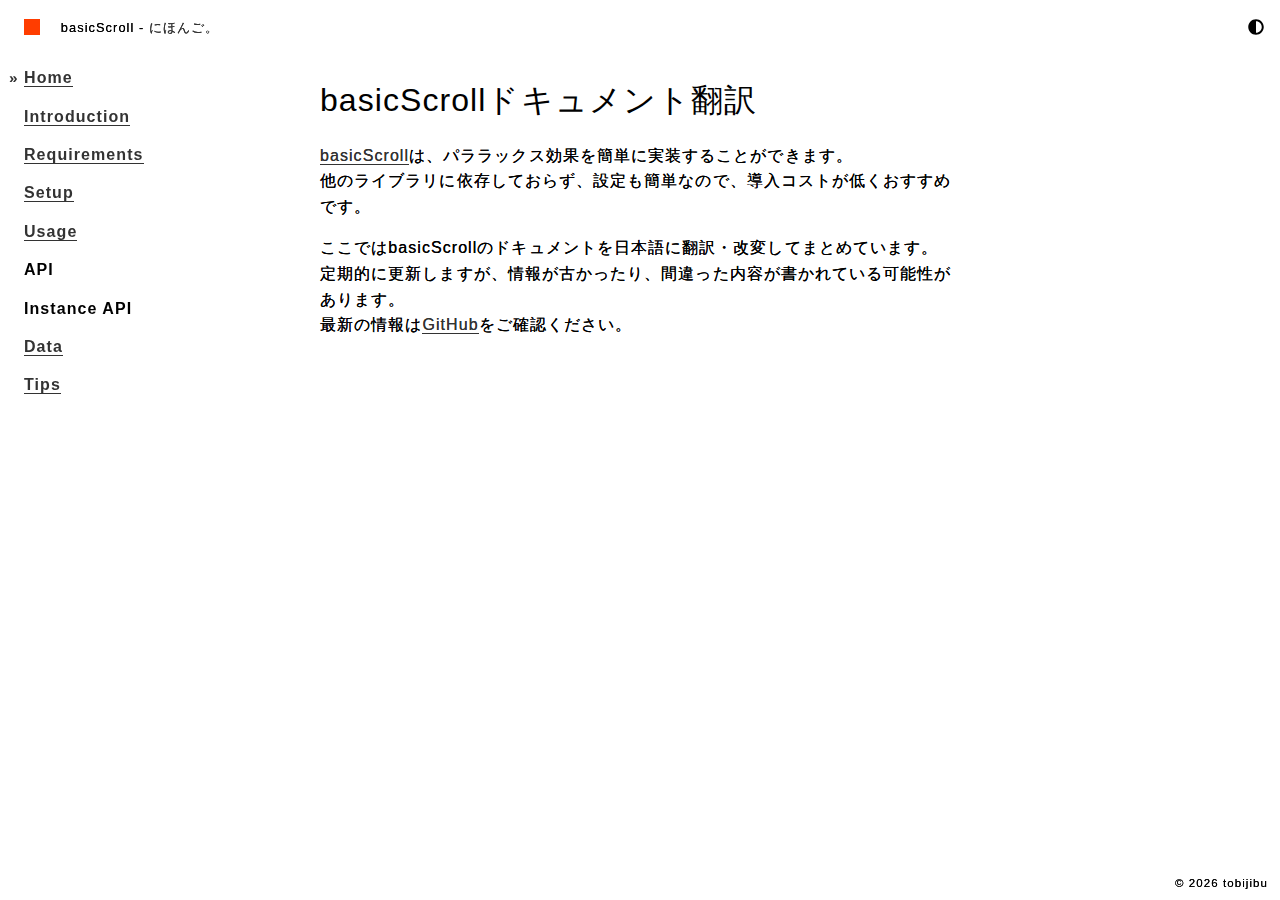
<file: index.html>
<!DOCTYPE html>
<html lang="ja">
  <head>
    <meta charset="UTF-8">
    <meta name="viewport" content="width=device-width, initial-scale=1">
    <title>basicScrollドキュメント翻訳 | basicScroll - にほんご。</title>
    <meta http-equiv="X-UA-Compatible" content="IE=edge">
    <meta property="og:title" content="basicScrollドキュメント翻訳 | basicScroll - にほんご。">
    <meta property="og:url">
    <meta property="og:type" content="article">
    <link rel="icon" href="https://tr.you84815.space/basicscroll/favicon.ico">
    <link rel="stylesheet" type="text/css" href="./css/main.css">
    <link id="theme_style" rel="stylesheet" type="text/css" href="">
    <script id="srcTheme" src="./js/toggleTheme.js" data-dir="basicscroll"></script>
    <script>
      (function(i,s,o,g,r,a,m){i['GoogleAnalyticsObject']=r;i[r]=i[r]||function(){
      (i[r].q=i[r].q||[]).push(arguments)},i[r].l=1*new Date();a=s.createElement(o),
      m=s.getElementsByTagName(o)[0];a.async=1;a.src=g;m.parentNode.insertBefore(a,m)
      })(window,document,'script','https://www.google-analytics.com/analytics.js','ga');
      ga('create', 'UA-106478577-1', 'auto');
    </script>
  </head>
  <body>
    <div id="container">
      <header>
        <div class="icon"><a class="no-barba" href="https://tr.you84815.space/">
            <svg width="16" height="16">
              <rect width="16" height="16" fill="#e0e0e0"></rect>
            </svg></a></div>
        <div class="navi_toggle" onclick="toggleMenu()">
          <svg id="menu_close" width="24" height="24" viewBox="0 0 24 24">
            <path d="M19 6.41L17.59 5 12 10.59 6.41 5 5 6.41 10.59 12 5 17.59 6.41 19 12 13.41 17.59 19 19 17.59 13.41 12z"></path>
            <path d="M0 0h24v24H0z" fill="none"></path>
          </svg>
          <svg id="menu_open" width="24" height="24" viewBox="0 0 24 24">
            <path d="M0 0h24v24H0z" fill="none"></path>
            <path d="M3 18h18v-2H3v2zm0-5h18v-2H3v2zm0-7v2h18V6H3z"></path>
          </svg>
        </div>
        <div class="title">basicScroll - <a class="no-barba" href="https://tr.you84815.space/">にほんご。</a></div><span id="toggleTheme">
          <svg role="img" width="16" height="16" xmlns="http://www.w3.org/2000/svg" viewBox="0 0 512 512">
            <path d="M8 256c0 136.966 111.033 248 248 248s248-111.034 248-248S392.966 8 256 8 8 119.033 8 256zm248 184V72c101.705 0 184 82.311 184 184 0 101.705-82.311 184-184 184z"></path>
          </svg></span>
      </header>
      <div class="navi" id="navi">
        <ul class="menu">
          <li><a class="index active" href="./index.html">Home</a></li>
          <li><a class="introduction" href="./introduction.html">Introduction</a></li>
          <li><a class="requirements" href="./requirements.html">Requirements</a></li>
          <li><a class="setup" href="./setup.html">Setup</a></li>
          <li><a class="usage" href="./usage.html">Usage</a></li>
          <li><span onclick="toggleApi()">API</span>
            <ul class="hidden" id="navi_api">
              <li><a href="./api/create.html">.create()</a></li>
            </ul>
          </li>
          <li><span onclick="toggleInstanceApi()">Instance API</span>
            <ul class="hidden" id="navi_instanceApi">
              <li><a href="./instance-api/start.html">.start()</a></li>
              <li><a href="./instance-api/stop.html">.stop()</a></li>
              <li><a href="./instance-api/destroy.html">.destroy()</a></li>
              <li><a href="./instance-api/update.html">.update()</a></li>
              <li><a href="./instance-api/calculate.html">.calculate()</a></li>
              <li><a href="./instance-api/isActive.html">.isActive()</a></li>
              <li><a href="./instance-api/getData.html">.getData()</a></li>
            </ul>
          </li>
          <li><a class="data" href="./data.html">Data</a>
            <ul class="hidden" id="navi_data">
              <li><a href="./data.html#dom-element">DOM Element/Node</a></li>
              <li><a href="./data.html#start-stop">開始＆停止位置</a></li>
              <li><a href="./data.html#direct-mode">ダイレクトモード</a></li>
              <li><a href="./data.html#window-size">ウィンドウサイズ変更の検知</a></li>
              <li><a href="./data.html#callback">コールバック関数</a></li>
              <li><a href="./data.html#props">Props</a></li>
              <li><a href="./data.html#start-end">開始と終了の値</a></li>
              <li><a href="./data.html#animation">アニメーションのイージング</a></li>
            </ul>
          </li>
          <li><a class="tips" href="./tips.html">Tips</a></li>
        </ul>
      </div>
      <div id="content">
        <div id="main">
          <div id="barba-wrapper">
            <div class="barba-container">
              <h1>basicScrollドキュメント翻訳</h1>
              <p><a href="https://github.com/electerious/basicScroll">basicScroll</a>は、パララックス効果を簡単に実装することができます。<br>他のライブラリに依存しておらず、設定も簡単なので、導入コストが低くおすすめです。</p>
              <p>ここではbasicScrollのドキュメントを日本語に翻訳・改変してまとめています。<br>定期的に更新しますが、情報が古かったり、間違った内容が書かれている可能性があります。<br>最新の情報は<a href="https://github.com/electerious/basicScroll">GitHub</a>をご確認ください。</p>
            </div>
          </div>
        </div>
      </div>
      <footer><span>&copy; <span id="copy_year">2017</span> tobijibu</span></footer>
    </div>
    <noscript id="deferred-styles">
      <link href="./css/lazy.css" rel="stylesheet">
    </noscript>
    <script src="./js/main.js" defer></script>
    <script src="./js/basicScroll.min.js"></script>
    <div id="src" hidden></div>
  </body>
</html>
</file>
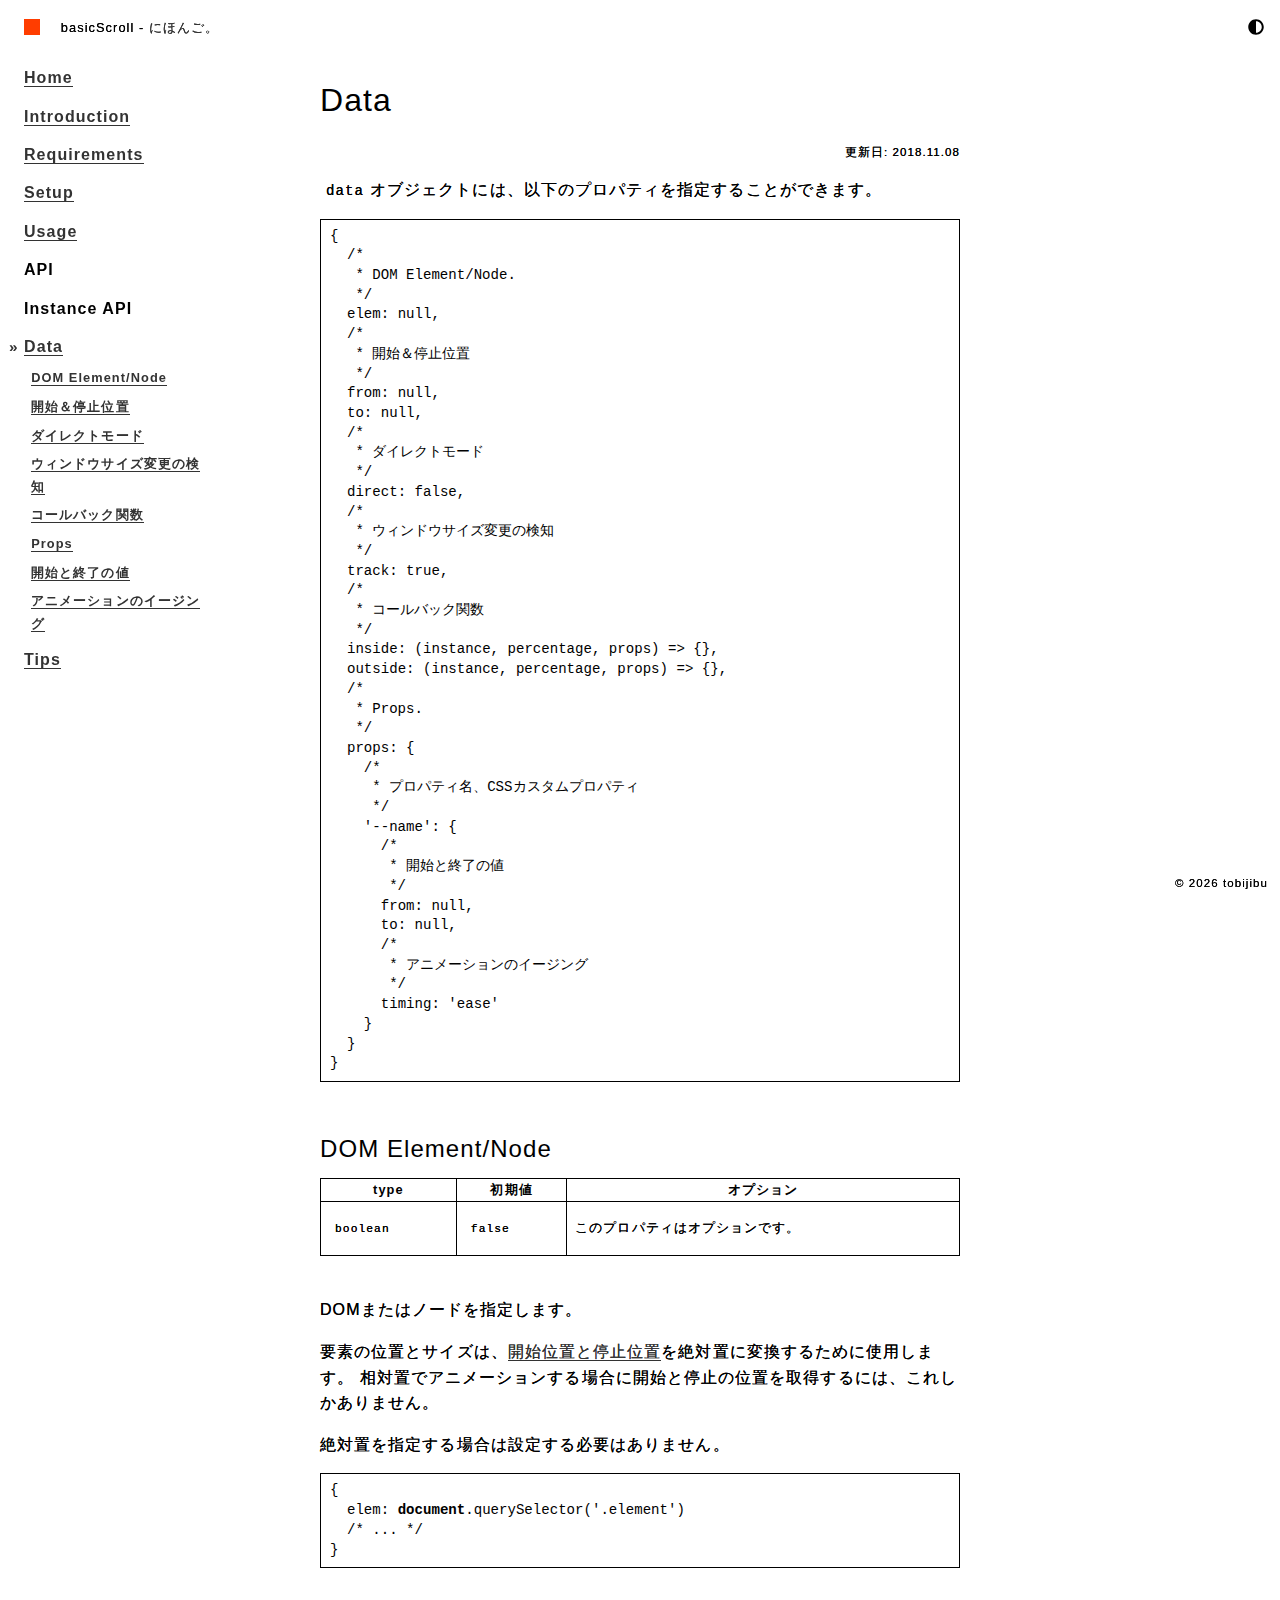
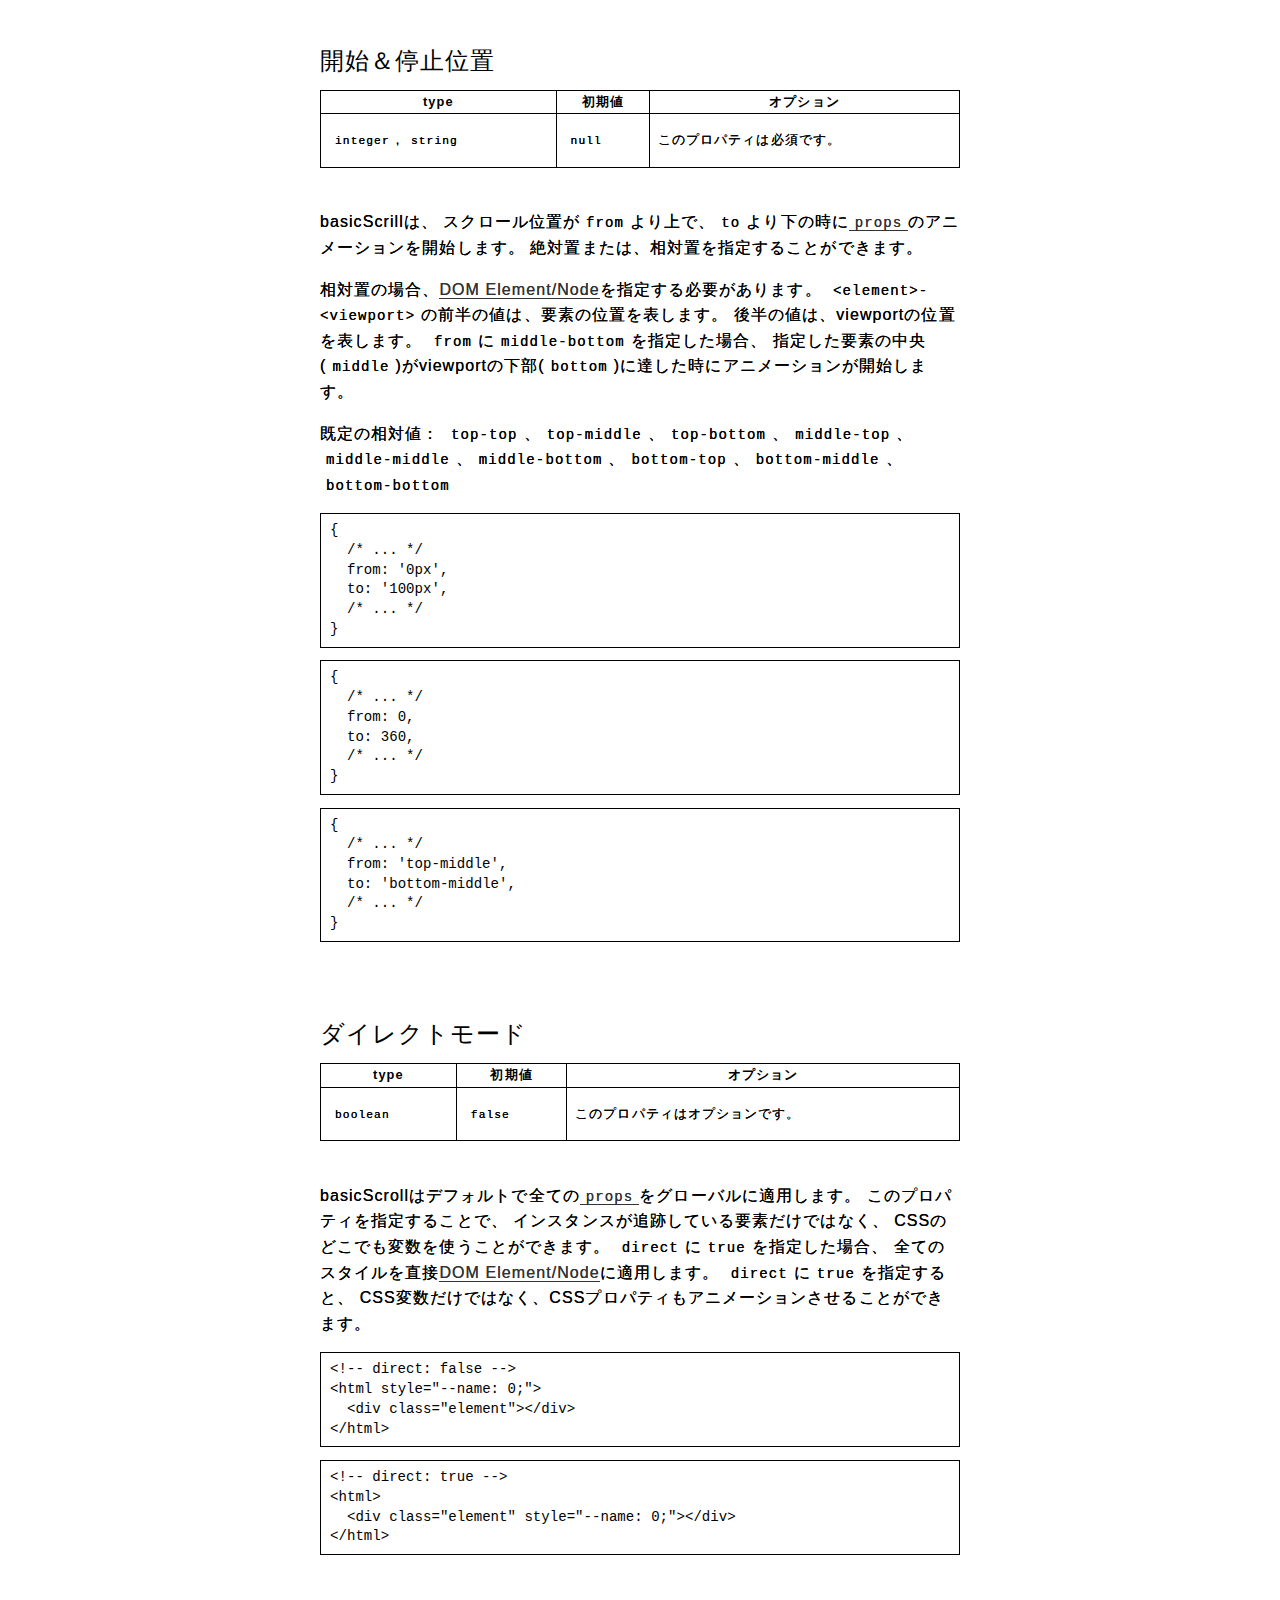
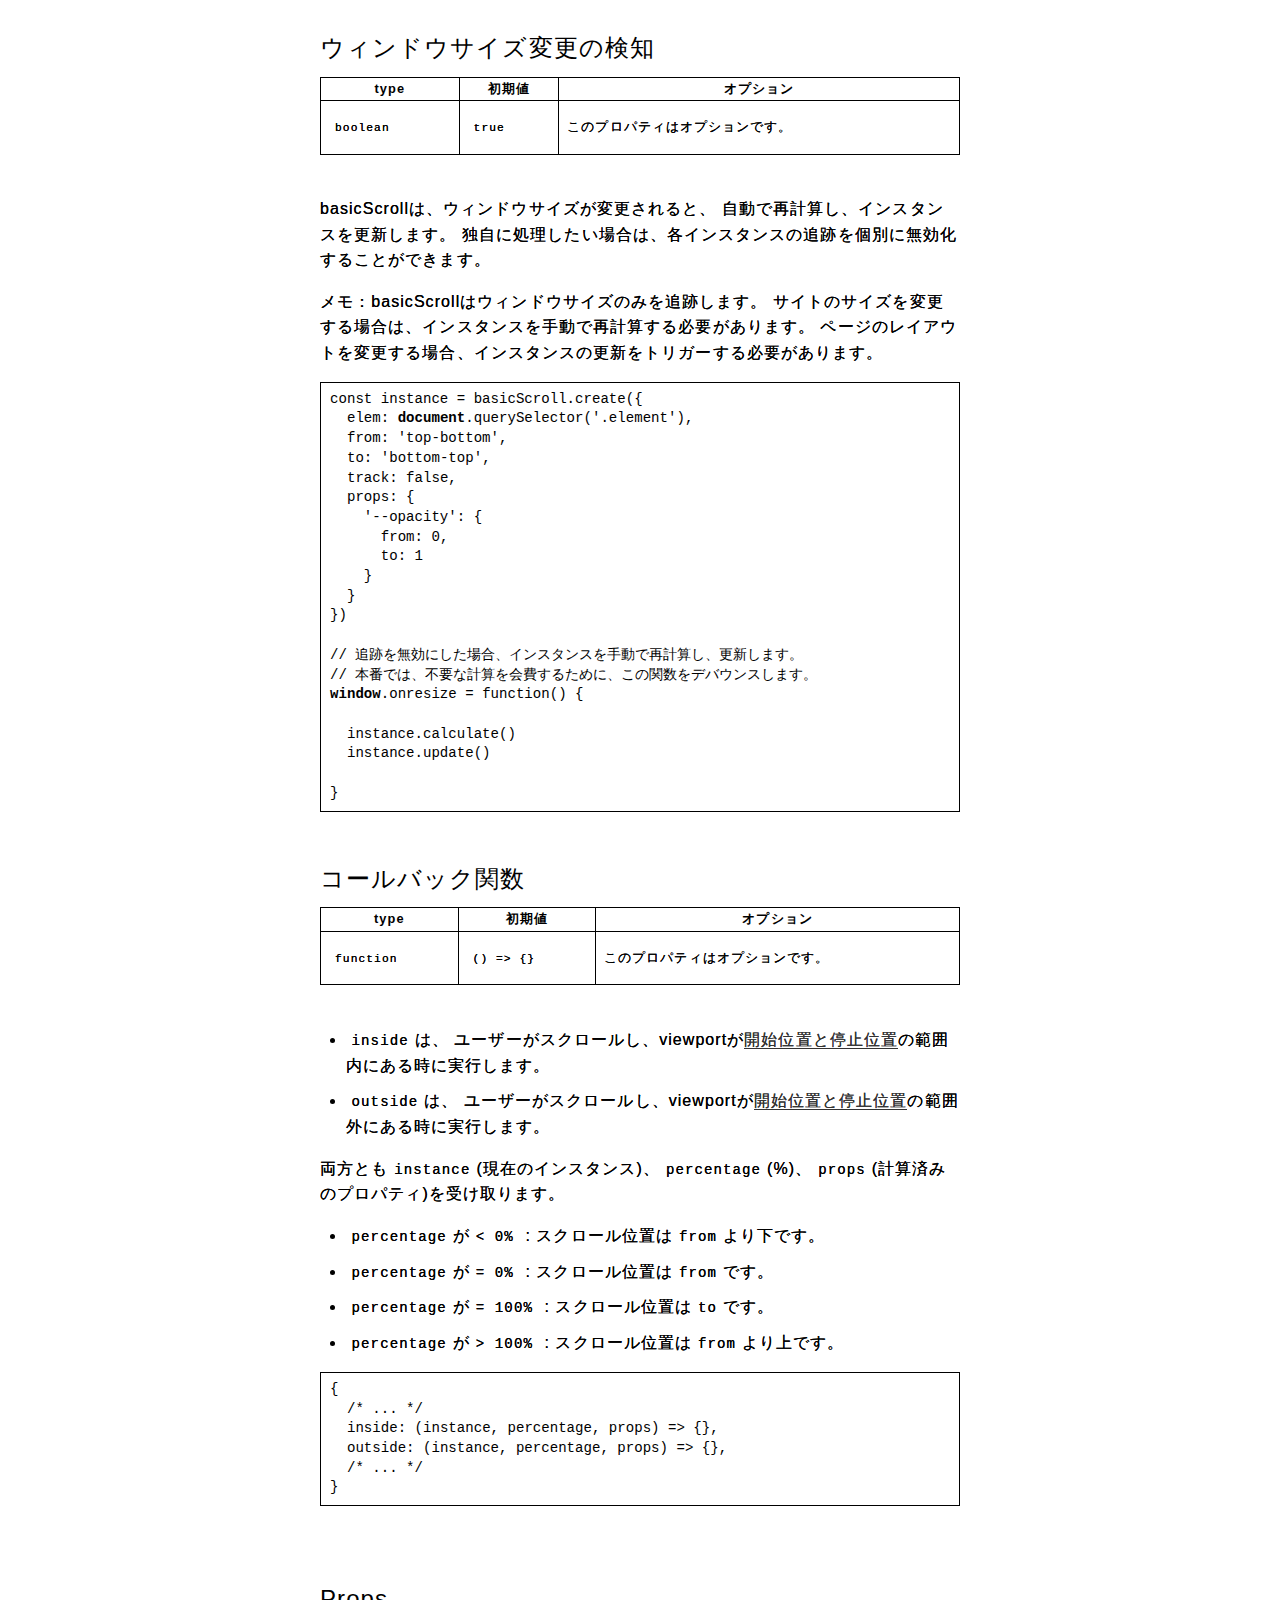
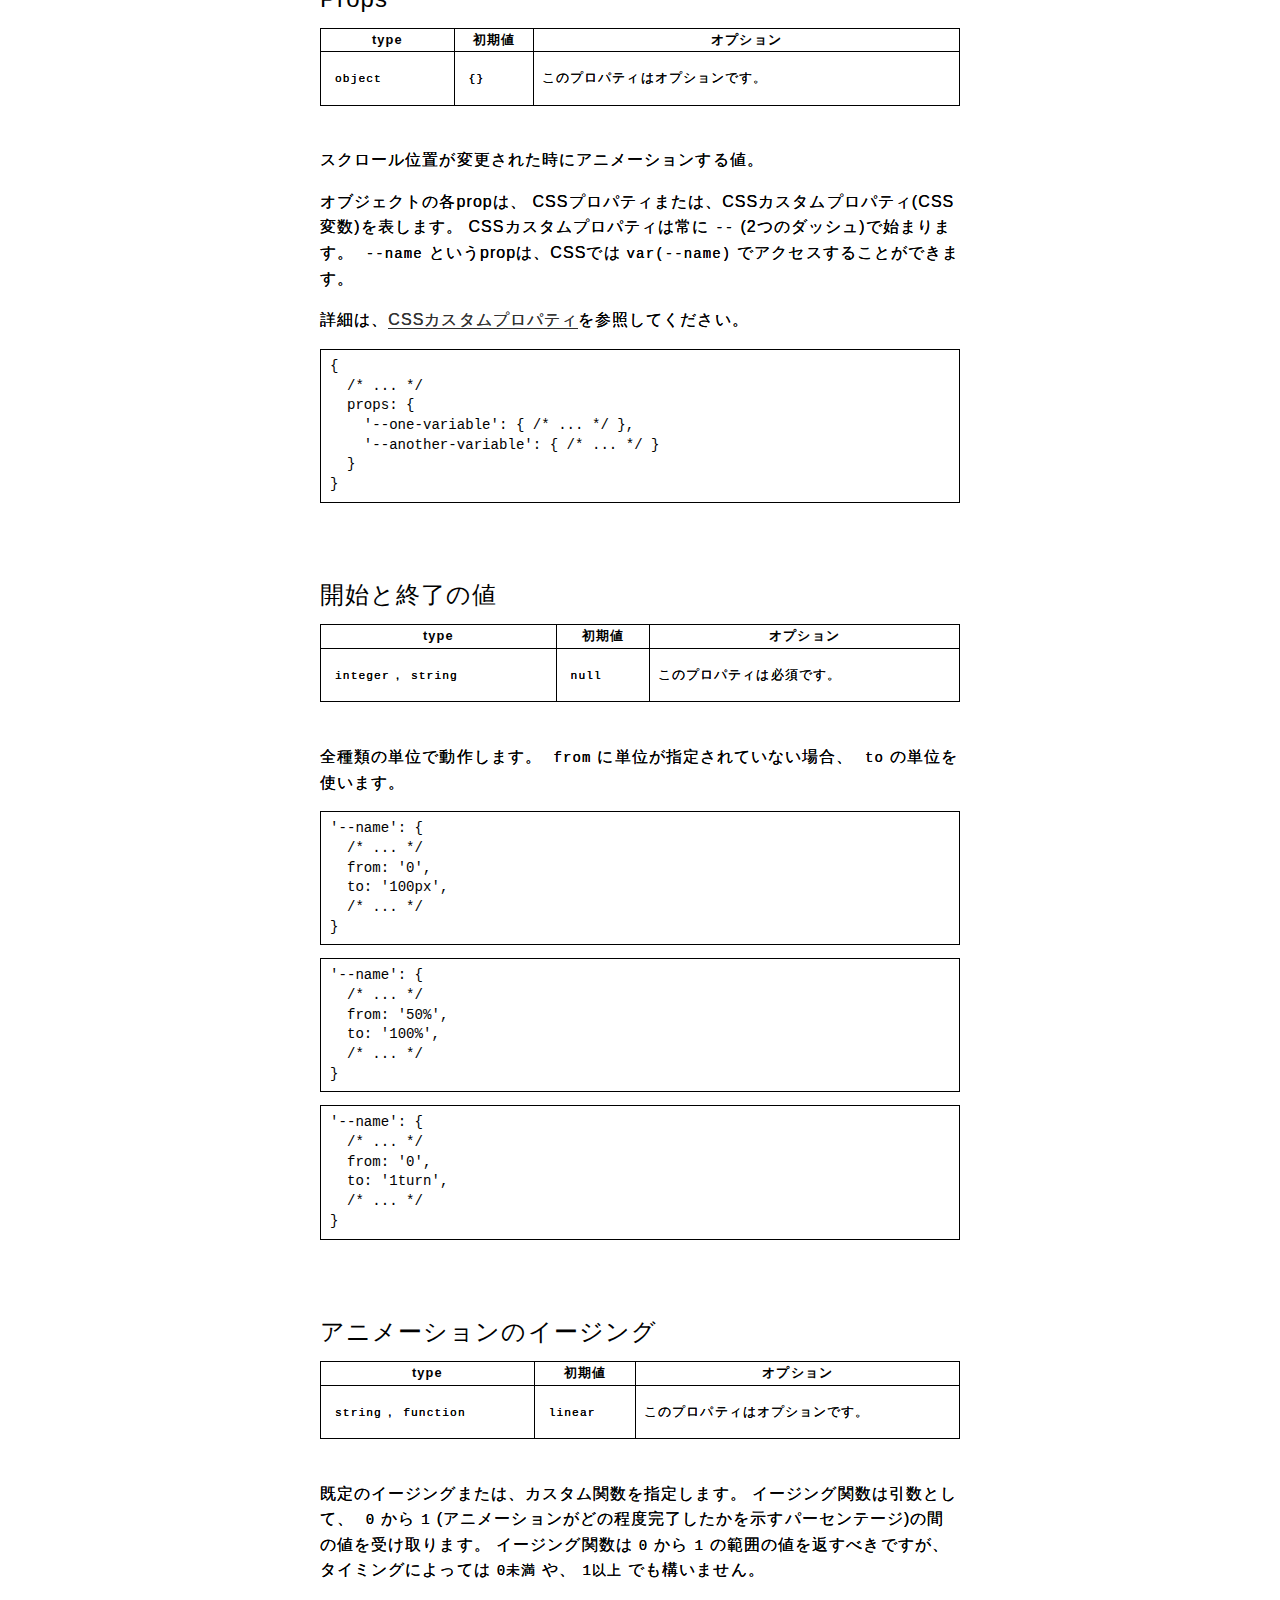
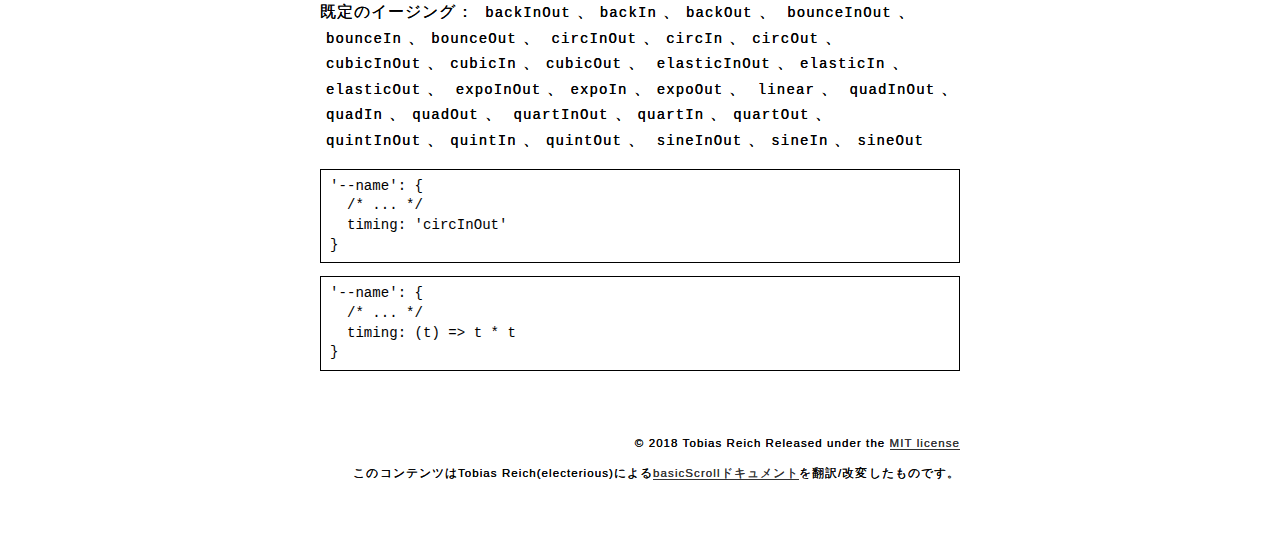
<file: data.html>
<!DOCTYPE html>
<html lang="ja">
  <head>
    <meta charset="UTF-8">
    <meta name="viewport" content="width=device-width, initial-scale=1">
    <title>Data | basicScroll - にほんご。</title>
    <meta http-equiv="X-UA-Compatible" content="IE=edge">
    <meta property="og:title" content="Data | basicScroll - にほんご。">
    <meta property="og:url">
    <meta property="og:type" content="article">
    <link rel="icon" href="https://tr.you84815.space/basicscroll/favicon.ico">
    <link rel="stylesheet" type="text/css" href="./css/main.css">
    <link id="theme_style" rel="stylesheet" type="text/css" href="">
    <script id="srcTheme" src="./js/toggleTheme.js" data-dir="basicscroll"></script>
    <script>
      (function(i,s,o,g,r,a,m){i['GoogleAnalyticsObject']=r;i[r]=i[r]||function(){
      (i[r].q=i[r].q||[]).push(arguments)},i[r].l=1*new Date();a=s.createElement(o),
      m=s.getElementsByTagName(o)[0];a.async=1;a.src=g;m.parentNode.insertBefore(a,m)
      })(window,document,'script','https://www.google-analytics.com/analytics.js','ga');
      ga('create', 'UA-106478577-1', 'auto');
    </script>
  </head>
  <body>
    <div id="container">
      <header>
        <div class="icon"><a class="no-barba" href="https://tr.you84815.space/">
            <svg width="16" height="16">
              <rect width="16" height="16" fill="#e0e0e0"></rect>
            </svg></a></div>
        <div class="navi_toggle" onclick="toggleMenu()">
          <svg id="menu_close" width="24" height="24" viewBox="0 0 24 24">
            <path d="M19 6.41L17.59 5 12 10.59 6.41 5 5 6.41 10.59 12 5 17.59 6.41 19 12 13.41 17.59 19 19 17.59 13.41 12z"></path>
            <path d="M0 0h24v24H0z" fill="none"></path>
          </svg>
          <svg id="menu_open" width="24" height="24" viewBox="0 0 24 24">
            <path d="M0 0h24v24H0z" fill="none"></path>
            <path d="M3 18h18v-2H3v2zm0-5h18v-2H3v2zm0-7v2h18V6H3z"></path>
          </svg>
        </div>
        <div class="title">basicScroll - <a class="no-barba" href="https://tr.you84815.space/">にほんご。</a></div><span id="toggleTheme">
          <svg role="img" width="16" height="16" xmlns="http://www.w3.org/2000/svg" viewBox="0 0 512 512">
            <path d="M8 256c0 136.966 111.033 248 248 248s248-111.034 248-248S392.966 8 256 8 8 119.033 8 256zm248 184V72c101.705 0 184 82.311 184 184 0 101.705-82.311 184-184 184z"></path>
          </svg></span>
      </header>
      <div class="navi" id="navi">
        <ul class="menu">
          <li><a class="index" href="./index.html">Home</a></li>
          <li><a class="introduction" href="./introduction.html">Introduction</a></li>
          <li><a class="requirements" href="./requirements.html">Requirements</a></li>
          <li><a class="setup" href="./setup.html">Setup</a></li>
          <li><a class="usage" href="./usage.html">Usage</a></li>
          <li><span onclick="toggleApi()">API</span>
            <ul class="hidden" id="navi_api">
              <li><a href="./api/create.html">.create()</a></li>
            </ul>
          </li>
          <li><span onclick="toggleInstanceApi()">Instance API</span>
            <ul class="hidden" id="navi_instanceApi">
              <li><a href="./instance-api/start.html">.start()</a></li>
              <li><a href="./instance-api/stop.html">.stop()</a></li>
              <li><a href="./instance-api/destroy.html">.destroy()</a></li>
              <li><a href="./instance-api/update.html">.update()</a></li>
              <li><a href="./instance-api/calculate.html">.calculate()</a></li>
              <li><a href="./instance-api/isActive.html">.isActive()</a></li>
              <li><a href="./instance-api/getData.html">.getData()</a></li>
            </ul>
          </li>
          <li><a class="data active" href="./data.html">Data</a>
            <ul id="navi_data">
              <li><a href="./data.html#dom-element">DOM Element/Node</a></li>
              <li><a href="./data.html#start-stop">開始＆停止位置</a></li>
              <li><a href="./data.html#direct-mode">ダイレクトモード</a></li>
              <li><a href="./data.html#window-size">ウィンドウサイズ変更の検知</a></li>
              <li><a href="./data.html#callback">コールバック関数</a></li>
              <li><a href="./data.html#props">Props</a></li>
              <li><a href="./data.html#start-end">開始と終了の値</a></li>
              <li><a href="./data.html#animation">アニメーションのイージング</a></li>
            </ul>
          </li>
          <li><a class="tips" href="./tips.html">Tips</a></li>
        </ul>
      </div>
      <div id="content">
        <div id="main">
          <div id="barba-wrapper">
            <div class="barba-container">
              <h1>Data</h1>
              <div id="update_date"><span>更新日: 2018.11.08
</span>
              </div>
              <p><code>data</code>オブジェクトには、以下のプロパティを指定することができます。</p>
              <pre><code>{
  <span class="hljs-comment">/*
   * DOM Element/Node.
   */</span>
  <span class="hljs-attr">elem</span>: <span class="hljs-literal">null</span>,
  <span class="hljs-comment">/*
   * 開始＆停止位置
   */</span>
  <span class="hljs-attr">from</span>: <span class="hljs-literal">null</span>,
  <span class="hljs-attr">to</span>: <span class="hljs-literal">null</span>,
  <span class="hljs-comment">/*
   * ダイレクトモード
   */</span>
  <span class="hljs-attr">direct</span>: <span class="hljs-literal">false</span>,
  <span class="hljs-comment">/*
   * ウィンドウサイズ変更の検知
   */</span>
  <span class="hljs-attr">track</span>: <span class="hljs-literal">true</span>,
  <span class="hljs-comment">/*
   * コールバック関数
   */</span>
  <span class="hljs-attr">inside</span>: <span class="hljs-function">(<span class="hljs-params">instance, percentage, props</span>) =&gt;</span> {},
  <span class="hljs-attr">outside</span>: <span class="hljs-function">(<span class="hljs-params">instance, percentage, props</span>) =&gt;</span> {},
  <span class="hljs-comment">/*
   * Props.
   */</span>
  <span class="hljs-attr">props</span>: {
    <span class="hljs-comment">/*
     * プロパティ名、CSSカスタムプロパティ
     */</span>
    <span class="hljs-string">'--name'</span>: {
      <span class="hljs-comment">/*
       * 開始と終了の値
       */</span>
      <span class="hljs-attr">from</span>: <span class="hljs-literal">null</span>,
      <span class="hljs-attr">to</span>: <span class="hljs-literal">null</span>,
      <span class="hljs-comment">/*
       * アニメーションのイージング
       */</span>
      <span class="hljs-attr">timing</span>: <span class="hljs-string">'ease'</span>
    }
  }
}
</code></pre>
              <h2 id="dom-element">DOM Element/Node</h2>
              <div class="table-box">
                <table class="my-table">
                  <tr>
                    <th>type</th>
                    <th>初期値</th>
                    <th>オプション</th>
                  </tr>
                  <tr>
                    <td><code>boolean</code></td>
                    <td><code>false</code></td>
                    <td>このプロパティはオプションです。</td>
                  </tr>
                </table>
              </div><br>
              <p>DOMまたはノードを指定します。</p>
              <p>要素の位置とサイズは、<a href="#start-stop">開始位置と停止位置</a>を絶対置に変換するために使用します。
                相対置でアニメーションする場合に開始と停止の位置を取得するには、これしかありません。
              </p>
              <p>絶対置を指定する場合は設定する必要はありません。</p>
              <pre><code>{
  <span class="hljs-attr">elem</span>: <span class="hljs-built_in">document</span>.querySelector(<span class="hljs-string">'.element'</span>)
  <span class="hljs-comment">/* ... */</span>
}</code></pre><br>
              <h2 id="start-stop">開始＆停止位置</h2>
              <div class="table-box">
                <table class="my-table">
                  <tr>
                    <th>type</th>
                    <th>初期値</th>
                    <th>オプション</th>
                  </tr>
                  <tr>
                    <td><code>integer</code>, <code>string</code></td>
                    <td><code>null</code></td>
                    <td>このプロパティは必須です。</td>
                  </tr>
                </table>
              </div><br>
              <p>
                basicScrillは、
                スクロール位置が<code>from</code>より上で、<code>to</code>より下の時に<a href="#props"><code>props</code></a>のアニメーションを開始します。
                絶対置または、相対置を指定することができます。
              </p>
              <p>相対置の場合、<a href="#dom-element">DOM Element/Node</a>を指定する必要があります。
                <code>&lt;element&gt;-&lt;viewport&gt;</code>の前半の値は、要素の位置を表します。
                後半の値は、viewportの位置を表します。
                <code>from</code>に<code>middle-bottom</code>を指定した場合、
                指定した要素の中央(<code>middle</code>)がviewportの下部(<code>bottom</code>)に達した時にアニメーションが開始します。
              </p>
              <p>
                既定の相対値：
                <code>top-top</code>、<code>top-middle</code>、<code>top-bottom</code>、<code>middle-top</code>、<code>middle-middle</code>、<code>middle-bottom</code>、<code>bottom-top</code>、<code>bottom-middle</code>、<code>bottom-bottom</code>
              </p>
              <pre><code>{
  <span class="hljs-comment">/* ... */</span>
  <span class="hljs-attr">from</span>: <span class="hljs-string">'0px'</span>,
  <span class="hljs-attr">to</span>: <span class="hljs-string">'100px'</span>,
  <span class="hljs-comment">/* ... */</span>
}</code></pre>
              <pre><code>{
  <span class="hljs-comment">/* ... */</span>
  <span class="hljs-attr">from</span>: <span class="hljs-number">0</span>,
  <span class="hljs-attr">to</span>: <span class="hljs-number">360</span>,
  <span class="hljs-comment">/* ... */</span>
}</code></pre>
              <pre><code>{
  <span class="hljs-comment">/* ... */</span>
  <span class="hljs-attr">from</span>: <span class="hljs-string">'top-middle'</span>,
  <span class="hljs-attr">to</span>: <span class="hljs-string">'bottom-middle'</span>,
  <span class="hljs-comment">/* ... */</span>
}</code></pre><br>
              <h2 id="direct-mode">ダイレクトモード</h2>
              <div class="table-box">
                <table class="my-table">
                  <tr>
                    <th>type</th>
                    <th>初期値</th>
                    <th>オプション</th>
                  </tr>
                  <tr>
                    <td><code>boolean</code></td>
                    <td><code>false</code></td>
                    <td>このプロパティはオプションです。</td>
                  </tr>
                </table>
              </div><br>
              <p>basicScrollはデフォルトで全ての<a href="#props"><code>props</code></a>をグローバルに適用します。
                このプロパティを指定することで、
                インスタンスが追跡している要素だけではなく、
                CSSのどこでも変数を使うことができます。
                <code>direct</code>に<code>true</code>を指定した場合、
                全てのスタイルを直接<a href="#dom-element">DOM Element/Node</a>に適用します。
                <code>direct</code>に<code>true</code>を指定すると、
                CSS変数だけではなく、CSSプロパティもアニメーションさせることができます。
              </p>
              <pre><code><span class="hljs-comment">&lt;!-- direct: false --&gt;</span>
<span class="hljs-tag">&lt;<span class="hljs-name">html</span> <span class="hljs-attr">style</span>=<span class="hljs-string">"--name: 0;"</span>&gt;</span>
  <span class="hljs-tag">&lt;<span class="hljs-name">div</span> <span class="hljs-attr">class</span>=<span class="hljs-string">"element"</span>&gt;</span><span class="hljs-tag">&lt;/<span class="hljs-name">div</span>&gt;</span>
<span class="hljs-tag">&lt;/<span class="hljs-name">html</span>&gt;</span></code></pre>
              <pre><code><span class="hljs-comment">&lt;!-- direct: true --&gt;</span>
<span class="hljs-tag">&lt;<span class="hljs-name">html</span>&gt;</span>
  <span class="hljs-tag">&lt;<span class="hljs-name">div</span> <span class="hljs-attr">class</span>=<span class="hljs-string">"element"</span> <span class="hljs-attr">style</span>=<span class="hljs-string">"--name: 0;"</span>&gt;</span><span class="hljs-tag">&lt;/<span class="hljs-name">div</span>&gt;</span>
<span class="hljs-tag">&lt;/<span class="hljs-name">html</span>&gt;</span></code></pre><br>
              <h2 id="window-size">ウィンドウサイズ変更の検知</h2>
              <div class="table-box">
                <table class="my-table">
                  <tr>
                    <th>type</th>
                    <th>初期値</th>
                    <th>オプション</th>
                  </tr>
                  <tr>
                    <td><code>boolean</code></td>
                    <td><code>true</code></td>
                    <td>このプロパティはオプションです。</td>
                  </tr>
                </table>
              </div><br>
              <p>
                basicScrollは、ウィンドウサイズが変更されると、
                自動で再計算し、インスタンスを更新します。
                独自に処理したい場合は、各インスタンスの追跡を個別に無効化することができます。 
              </p>
              <p>
                メモ：basicScrollはウィンドウサイズのみを追跡します。
                サイトのサイズを変更する場合は、インスタンスを手動で再計算する必要があります。
                ページのレイアウトを変更する場合、インスタンスの更新をトリガーする必要があります。
              </p>
              <pre><code><span class="hljs-keyword">const</span> instance = basicScroll.create({
  <span class="hljs-attr">elem</span>: <span class="hljs-built_in">document</span>.querySelector(<span class="hljs-string">'.element'</span>),
  <span class="hljs-attr">from</span>: <span class="hljs-string">'top-bottom'</span>,
  <span class="hljs-attr">to</span>: <span class="hljs-string">'bottom-top'</span>,
  <span class="hljs-attr">track</span>: <span class="hljs-literal">false</span>,
  <span class="hljs-attr">props</span>: {
    <span class="hljs-string">'--opacity'</span>: {
      <span class="hljs-attr">from</span>: <span class="hljs-number">0</span>,
      <span class="hljs-attr">to</span>: <span class="hljs-number">1</span>
    }
  }
})

<span class="hljs-comment">// 追跡を無効にした場合、インスタンスを手動で再計算し、更新します。</span>
<span class="hljs-comment">// 本番では、不要な計算を会費するために、この関数をデバウンスします。</span>
<span class="hljs-built_in">window</span>.onresize = <span class="hljs-function"><span class="hljs-keyword">function</span>(<span class="hljs-params"></span>) </span>{

  instance.calculate()
  instance.update()

}
</code></pre>
              <h2 id="callback">コールバック関数</h2>
              <div class="table-box">
                <table class="my-table">
                  <tr>
                    <th>type</th>
                    <th>初期値</th>
                    <th>オプション</th>
                  </tr>
                  <tr>
                    <td><code>function</code></td>
                    <td><code>() => {}</code></td>
                    <td>このプロパティはオプションです。</td>
                  </tr>
                </table>
              </div><br>
              <ul>
                <li><code>inside</code>は、
                  ユーザーがスクロールし、viewportが<a href="#start-stop">開始位置と停止位置</a>の範囲内にある時に実行します。
                </li>
                <li><code>outside</code>は、
                  ユーザーがスクロールし、viewportが<a href="#start-stop">開始位置と停止位置</a>の範囲外にある時に実行します。
                </li>
              </ul>
              <p>両方とも<code>instance</code>(現在のインスタンス)、<code>percentage</code>(%)、<code>props</code>(計算済みのプロパティ)を受け取ります。</p>
              <ul>
                <li><code>percentage</code>が<code>< 0%</code> : スクロール位置は<code>from</code>より下です。</li>
                <li><code>percentage</code>が<code>= 0%</code> : スクロール位置は<code>from</code>です。</li>
                <li><code>percentage</code>が<code>= 100%</code> : スクロール位置は<code>to</code>です。</li>
                <li><code>percentage</code>が<code>> 100%</code> : スクロール位置は<code>from</code>より上です。</li>
              </ul>
              <pre><code>{
  <span class="hljs-comment">/* ... */</span>
  <span class="hljs-attr">inside</span>: <span class="hljs-function">(<span class="hljs-params">instance, percentage, props</span>) =&gt;</span> {},
  <span class="hljs-attr">outside</span>: <span class="hljs-function">(<span class="hljs-params">instance, percentage, props</span>) =&gt;</span> {},
  <span class="hljs-comment">/* ... */</span>
}</code></pre><br>
              <h2 id="props">Props</h2>
              <div class="table-box">
                <table class="my-table">
                  <tr>
                    <th>type</th>
                    <th>初期値</th>
                    <th>オプション</th>
                  </tr>
                  <tr>
                    <td><code>object</code></td>
                    <td><code>{}</code></td>
                    <td>このプロパティはオプションです。</td>
                  </tr>
                </table>
              </div><br>
              <p>スクロール位置が変更された時にアニメーションする値。</p>
              <p>
                オブジェクトの各propは、
                CSSプロパティまたは、CSSカスタムプロパティ(CSS変数)を表します。
                CSSカスタムプロパティは常に<code>--</code>(2つのダッシュ)で始まります。
                <code>--name</code>というpropは、CSSでは<code>var(--name)</code>でアクセスすることができます。
              </p>
              <p>詳細は、<a href="https://developer.mozilla.org/ja/docs/Web/CSS/Using_CSS_variables" target="_blank" rel="noopener noreferrer">CSSカスタムプロパティ</a>を参照してください。</p>
              <pre><code>{
  <span class="hljs-comment">/* ... */</span>
  <span class="hljs-attr">props</span>: {
    <span class="hljs-string">'--one-variable'</span>: { <span class="hljs-comment">/* ... */</span> },
    <span class="hljs-string">'--another-variable'</span>: { <span class="hljs-comment">/* ... */</span> }
  }
}</code></pre><br>
              <h2 id="start-end">開始と終了の値</h2>
              <div class="table-box">
                <table class="my-table">
                  <tr>
                    <th>type</th>
                    <th>初期値</th>
                    <th>オプション</th>
                  </tr>
                  <tr>
                    <td><code>integer</code>, <code>string</code></td>
                    <td><code>null</code></td>
                    <td>このプロパティは必須です。</td>
                  </tr>
                </table>
              </div><br>
              <p>
                全種類の単位で動作します。
                <code>from</code>に単位が指定されていない場合、
                <code>to</code>の単位を使います。
              </p>
              <pre><code><span class="hljs-string">'--name'</span>: {
  <span class="hljs-comment">/* ... */</span>
  <span class="hljs-attr">from</span>: <span class="hljs-string">'0'</span>,
  <span class="hljs-attr">to</span>: <span class="hljs-string">'100px'</span>,
  <span class="hljs-comment">/* ... */</span>
}</code></pre>
              <pre><code><span class="hljs-string">'--name'</span>: {
  <span class="hljs-comment">/* ... */</span>
  <span class="hljs-attr">from</span>: <span class="hljs-string">'50%'</span>,
  <span class="hljs-attr">to</span>: <span class="hljs-string">'100%'</span>,
  <span class="hljs-comment">/* ... */</span>
}</code></pre>
              <pre><code><span class="hljs-string">'--name'</span>: {
  <span class="hljs-comment">/* ... */</span>
  <span class="hljs-attr">from</span>: <span class="hljs-string">'0'</span>,
  <span class="hljs-attr">to</span>: <span class="hljs-string">'1turn'</span>,
  <span class="hljs-comment">/* ... */</span>
}</code></pre><br>
              <h2 id="animation">アニメーションのイージング</h2>
              <div class="table-box">
                <table class="my-table">
                  <tr>
                    <th>type</th>
                    <th>初期値</th>
                    <th>オプション</th>
                  </tr>
                  <tr>
                    <td><code>string</code>, <code>function</code></td>
                    <td><code>linear</code></td>
                    <td>このプロパティはオプションです。</td>
                  </tr>
                </table>
              </div><br>
              <p>
                既定のイージングまたは、カスタム関数を指定します。
                イージング関数は引数として、
                <code>0</code>から<code>1</code>(アニメーションがどの程度完了したかを示すパーセンテージ)の間の値を受け取ります。
                イージング関数は<code>0</code>から<code>1</code>の範囲の値を返すべきですが、
                タイミングによっては<code>0未満</code>や、<code>1以上</code>でも構いません。
              </p>
              <p>
                既定のイージング：
                <code>backInOut</code>、<code>backIn</code>、<code>backOut</code>、
                <code>bounceInOut</code>、<code>bounceIn</code>、<code>bounceOut</code>、
                <code>circInOut</code>、<code>circIn</code>、<code>circOut</code>、
                <code>cubicInOut</code>、<code>cubicIn</code>、<code>cubicOut</code>、
                <code>elasticInOut</code>、<code>elasticIn</code>、<code>elasticOut</code>、
                <code>expoInOut</code>、<code>expoIn</code>、<code>expoOut</code>、
                <code>linear</code>、
                <code>quadInOut</code>、<code>quadIn</code>、<code>quadOut</code>、
                <code>quartInOut</code>、<code>quartIn</code>、<code>quartOut</code>、
                <code>quintInOut</code>、<code>quintIn</code>、<code>quintOut</code>、
                <code>sineInOut</code>、<code>sineIn</code>、<code>sineOut</code>
              </p>
              <pre><code><span class="hljs-string">'--name'</span>: {
  <span class="hljs-comment">/* ... */</span>
  <span class="hljs-attr">timing</span>: <span class="hljs-string">'circInOut'</span>
}</code></pre>
              <pre><code><span class="hljs-string">'--name'</span>: {
  <span class="hljs-comment">/* ... */</span>
  <span class="hljs-attr">timing</span>: <span class="hljs-function">(<span class="hljs-params">t</span>) =&gt;</span> t * t
}</code></pre><br><br>
              <div class="license">
                <p>
                  &copy; 2018
                   Tobias Reich Released under the <a href="https://github.com/electerious/basicScroll/blob/master/LICENSE">MIT license</a>
                </p>
                <p>このコンテンツはTobias Reich(electerious)による<a href="https://github.com/electerious/basicScroll">basicScrollドキュメント</a>を翻訳/改変したものです。</p>
              </div>
            </div>
          </div>
        </div>
      </div>
      <footer><span>&copy; <span id="copy_year">2017</span> tobijibu</span></footer>
    </div>
    <noscript id="deferred-styles">
      <link href="./css/lazy.css" rel="stylesheet">
    </noscript>
    <script src="./js/main.js" defer></script>
    <script src="./js/basicScroll.min.js"></script>
    <div id="src" hidden></div>
  </body>
</html>
</file>
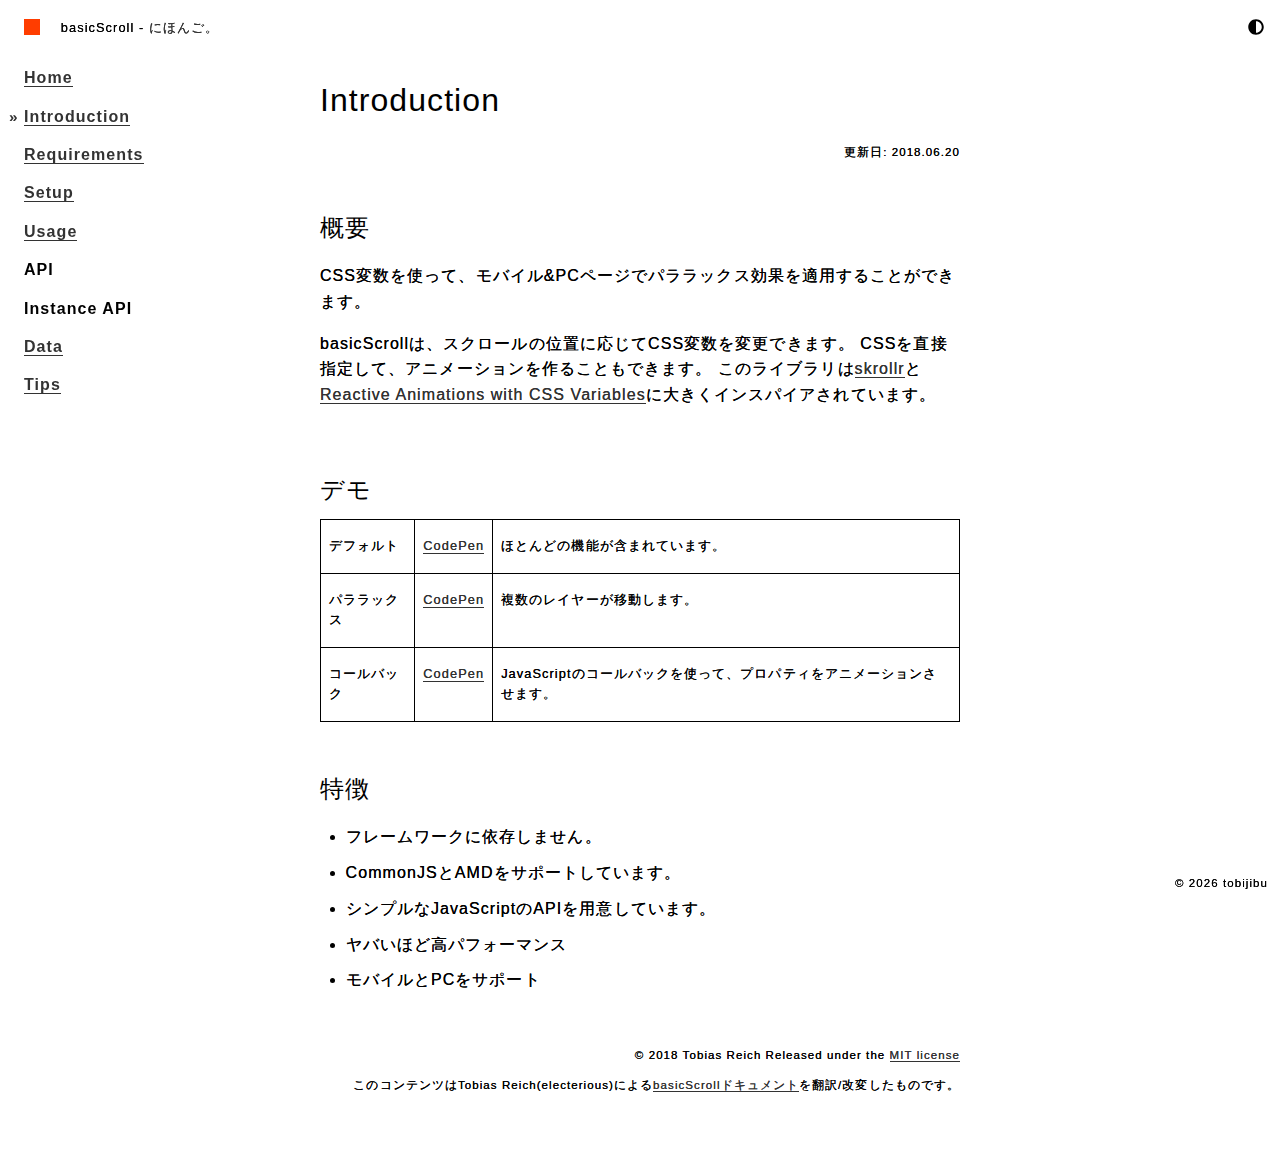
<file: introduction.html>
<!DOCTYPE html>
<html lang="ja">
  <head>
    <meta charset="UTF-8">
    <meta name="viewport" content="width=device-width, initial-scale=1">
    <title>Introduction | basicScroll - にほんご。</title>
    <meta http-equiv="X-UA-Compatible" content="IE=edge">
    <meta property="og:title" content="Introduction | basicScroll - にほんご。">
    <meta property="og:url">
    <meta property="og:type" content="article">
    <link rel="icon" href="https://tr.you84815.space/basicscroll/favicon.ico">
    <link rel="stylesheet" type="text/css" href="./css/main.css">
    <link id="theme_style" rel="stylesheet" type="text/css" href="">
    <script id="srcTheme" src="./js/toggleTheme.js" data-dir="basicscroll"></script>
    <script>
      (function(i,s,o,g,r,a,m){i['GoogleAnalyticsObject']=r;i[r]=i[r]||function(){
      (i[r].q=i[r].q||[]).push(arguments)},i[r].l=1*new Date();a=s.createElement(o),
      m=s.getElementsByTagName(o)[0];a.async=1;a.src=g;m.parentNode.insertBefore(a,m)
      })(window,document,'script','https://www.google-analytics.com/analytics.js','ga');
      ga('create', 'UA-106478577-1', 'auto');
    </script>
  </head>
  <body>
    <div id="container">
      <header>
        <div class="icon"><a class="no-barba" href="https://tr.you84815.space/">
            <svg width="16" height="16">
              <rect width="16" height="16" fill="#e0e0e0"></rect>
            </svg></a></div>
        <div class="navi_toggle" onclick="toggleMenu()">
          <svg id="menu_close" width="24" height="24" viewBox="0 0 24 24">
            <path d="M19 6.41L17.59 5 12 10.59 6.41 5 5 6.41 10.59 12 5 17.59 6.41 19 12 13.41 17.59 19 19 17.59 13.41 12z"></path>
            <path d="M0 0h24v24H0z" fill="none"></path>
          </svg>
          <svg id="menu_open" width="24" height="24" viewBox="0 0 24 24">
            <path d="M0 0h24v24H0z" fill="none"></path>
            <path d="M3 18h18v-2H3v2zm0-5h18v-2H3v2zm0-7v2h18V6H3z"></path>
          </svg>
        </div>
        <div class="title">basicScroll - <a class="no-barba" href="https://tr.you84815.space/">にほんご。</a></div><span id="toggleTheme">
          <svg role="img" width="16" height="16" xmlns="http://www.w3.org/2000/svg" viewBox="0 0 512 512">
            <path d="M8 256c0 136.966 111.033 248 248 248s248-111.034 248-248S392.966 8 256 8 8 119.033 8 256zm248 184V72c101.705 0 184 82.311 184 184 0 101.705-82.311 184-184 184z"></path>
          </svg></span>
      </header>
      <div class="navi" id="navi">
        <ul class="menu">
          <li><a class="index" href="./index.html">Home</a></li>
          <li><a class="introduction active" href="./introduction.html">Introduction</a></li>
          <li><a class="requirements" href="./requirements.html">Requirements</a></li>
          <li><a class="setup" href="./setup.html">Setup</a></li>
          <li><a class="usage" href="./usage.html">Usage</a></li>
          <li><span onclick="toggleApi()">API</span>
            <ul class="hidden" id="navi_api">
              <li><a href="./api/create.html">.create()</a></li>
            </ul>
          </li>
          <li><span onclick="toggleInstanceApi()">Instance API</span>
            <ul class="hidden" id="navi_instanceApi">
              <li><a href="./instance-api/start.html">.start()</a></li>
              <li><a href="./instance-api/stop.html">.stop()</a></li>
              <li><a href="./instance-api/destroy.html">.destroy()</a></li>
              <li><a href="./instance-api/update.html">.update()</a></li>
              <li><a href="./instance-api/calculate.html">.calculate()</a></li>
              <li><a href="./instance-api/isActive.html">.isActive()</a></li>
              <li><a href="./instance-api/getData.html">.getData()</a></li>
            </ul>
          </li>
          <li><a class="data" href="./data.html">Data</a>
            <ul class="hidden" id="navi_data">
              <li><a href="./data.html#dom-element">DOM Element/Node</a></li>
              <li><a href="./data.html#start-stop">開始＆停止位置</a></li>
              <li><a href="./data.html#direct-mode">ダイレクトモード</a></li>
              <li><a href="./data.html#window-size">ウィンドウサイズ変更の検知</a></li>
              <li><a href="./data.html#callback">コールバック関数</a></li>
              <li><a href="./data.html#props">Props</a></li>
              <li><a href="./data.html#start-end">開始と終了の値</a></li>
              <li><a href="./data.html#animation">アニメーションのイージング</a></li>
            </ul>
          </li>
          <li><a class="tips" href="./tips.html">Tips</a></li>
        </ul>
      </div>
      <div id="content">
        <div id="main">
          <div id="barba-wrapper">
            <div class="barba-container">
              <h1>Introduction</h1>
              <div id="update_date"><span>更新日: 2018.06.20
</span>
              </div>
              <h2>概要</h2>
              <p>CSS変数を使って、モバイル&PCページでパララックス効果を適用することができます。</p>
              <p>
                basicScrollは、スクロールの位置に応じてCSS変数を変更できます。
                CSSを直接指定して、アニメーションを作ることもできます。
                このライブラリは<a href="https://github.com/Prinzhorn/skrollr" target="_blank" rel="noopener noreferrer">skrollr</a>と
                <a href="http://slides.com/davidkhourshid/reactanim#/" target="_blank" rel="noopener noreferrer">Reactive Animations with CSS Variables</a>に大きくインスパイアされています。
              </p>
              <h2 id="demos">デモ</h2>
              <div class="table-box">
                <table class="my-table">
                  <tr>
                    <td>デフォルト</td>
                    <td><a href="https://codepen.io/electerious/pen/QGNxxx" target="_blank" rel="noopener noreferrer">CodePen</a></td>
                    <td>ほとんどの機能が含まれています。</td>
                  </tr>
                  <tr>
                    <td>パララックス</td>
                    <td><a href="https://codepen.io/electerious/pen/gLLozQ" target="_blank" rel="noopener noreferrer">CodePen</a></td>
                    <td>複数のレイヤーが移動します。</td>
                  </tr>
                  <tr>
                    <td>コールバック</td>
                    <td><a href="https://codepen.io/electerious/pen/goZRBv" target="_blank" rel="noopener noreferrer">CodePen</a></td>
                    <td>JavaScriptのコールバックを使って、プロパティをアニメーションさせます。</td>
                  </tr>
                </table>
              </div>
              <h2 id="features">特徴</h2>
              <ul>
                <li>フレームワークに依存しません。</li>
                <li>CommonJSとAMDをサポートしています。</li>
                <li>シンプルなJavaScriptのAPIを用意しています。</li>
                <li>ヤバいほど高パフォーマンス</li>
                <li>モバイルとPCをサポート</li>
              </ul><br>
              <div class="license">
                <p>
                  &copy; 2018
                   Tobias Reich Released under the <a href="https://github.com/electerious/basicScroll/blob/master/LICENSE">MIT license</a>
                </p>
                <p>このコンテンツはTobias Reich(electerious)による<a href="https://github.com/electerious/basicScroll">basicScrollドキュメント</a>を翻訳/改変したものです。</p>
              </div>
            </div>
          </div>
        </div>
      </div>
      <footer><span>&copy; <span id="copy_year">2017</span> tobijibu</span></footer>
    </div>
    <noscript id="deferred-styles">
      <link href="./css/lazy.css" rel="stylesheet">
    </noscript>
    <script src="./js/main.js" defer></script>
    <script src="./js/basicScroll.min.js"></script>
    <div id="src" hidden></div>
  </body>
</html>
</file>
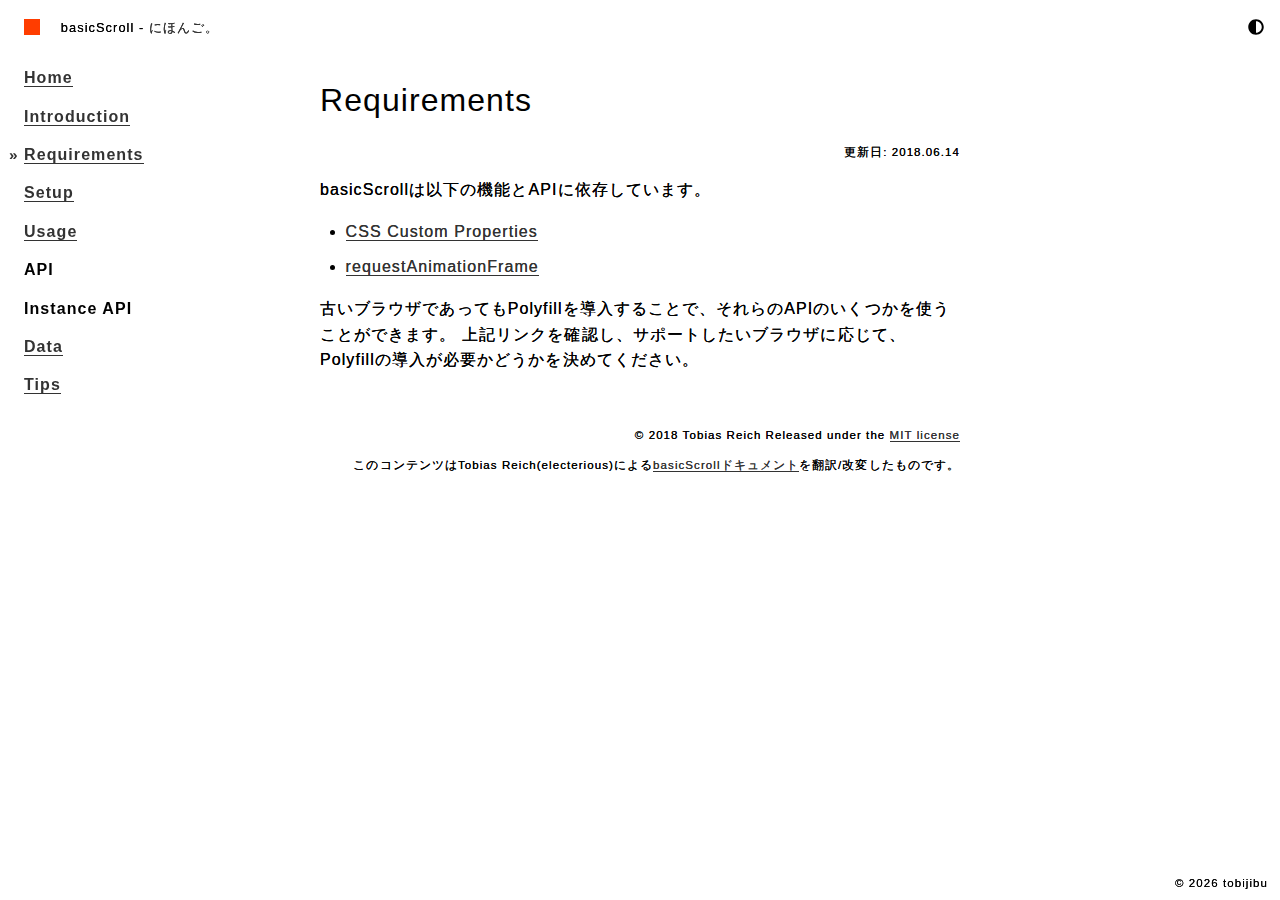
<file: requirements.html>
<!DOCTYPE html>
<html lang="ja">
  <head>
    <meta charset="UTF-8">
    <meta name="viewport" content="width=device-width, initial-scale=1">
    <title>Requirements | basicScroll - にほんご。</title>
    <meta http-equiv="X-UA-Compatible" content="IE=edge">
    <meta property="og:title" content="Requirements | basicScroll - にほんご。">
    <meta property="og:url">
    <meta property="og:type" content="article">
    <link rel="icon" href="https://tr.you84815.space/basicscroll/favicon.ico">
    <link rel="stylesheet" type="text/css" href="./css/main.css">
    <link id="theme_style" rel="stylesheet" type="text/css" href="">
    <script id="srcTheme" src="./js/toggleTheme.js" data-dir="basicscroll"></script>
    <script>
      (function(i,s,o,g,r,a,m){i['GoogleAnalyticsObject']=r;i[r]=i[r]||function(){
      (i[r].q=i[r].q||[]).push(arguments)},i[r].l=1*new Date();a=s.createElement(o),
      m=s.getElementsByTagName(o)[0];a.async=1;a.src=g;m.parentNode.insertBefore(a,m)
      })(window,document,'script','https://www.google-analytics.com/analytics.js','ga');
      ga('create', 'UA-106478577-1', 'auto');
    </script>
  </head>
  <body>
    <div id="container">
      <header>
        <div class="icon"><a class="no-barba" href="https://tr.you84815.space/">
            <svg width="16" height="16">
              <rect width="16" height="16" fill="#e0e0e0"></rect>
            </svg></a></div>
        <div class="navi_toggle" onclick="toggleMenu()">
          <svg id="menu_close" width="24" height="24" viewBox="0 0 24 24">
            <path d="M19 6.41L17.59 5 12 10.59 6.41 5 5 6.41 10.59 12 5 17.59 6.41 19 12 13.41 17.59 19 19 17.59 13.41 12z"></path>
            <path d="M0 0h24v24H0z" fill="none"></path>
          </svg>
          <svg id="menu_open" width="24" height="24" viewBox="0 0 24 24">
            <path d="M0 0h24v24H0z" fill="none"></path>
            <path d="M3 18h18v-2H3v2zm0-5h18v-2H3v2zm0-7v2h18V6H3z"></path>
          </svg>
        </div>
        <div class="title">basicScroll - <a class="no-barba" href="https://tr.you84815.space/">にほんご。</a></div><span id="toggleTheme">
          <svg role="img" width="16" height="16" xmlns="http://www.w3.org/2000/svg" viewBox="0 0 512 512">
            <path d="M8 256c0 136.966 111.033 248 248 248s248-111.034 248-248S392.966 8 256 8 8 119.033 8 256zm248 184V72c101.705 0 184 82.311 184 184 0 101.705-82.311 184-184 184z"></path>
          </svg></span>
      </header>
      <div class="navi" id="navi">
        <ul class="menu">
          <li><a class="index" href="./index.html">Home</a></li>
          <li><a class="introduction" href="./introduction.html">Introduction</a></li>
          <li><a class="requirements active" href="./requirements.html">Requirements</a></li>
          <li><a class="setup" href="./setup.html">Setup</a></li>
          <li><a class="usage" href="./usage.html">Usage</a></li>
          <li><span onclick="toggleApi()">API</span>
            <ul class="hidden" id="navi_api">
              <li><a href="./api/create.html">.create()</a></li>
            </ul>
          </li>
          <li><span onclick="toggleInstanceApi()">Instance API</span>
            <ul class="hidden" id="navi_instanceApi">
              <li><a href="./instance-api/start.html">.start()</a></li>
              <li><a href="./instance-api/stop.html">.stop()</a></li>
              <li><a href="./instance-api/destroy.html">.destroy()</a></li>
              <li><a href="./instance-api/update.html">.update()</a></li>
              <li><a href="./instance-api/calculate.html">.calculate()</a></li>
              <li><a href="./instance-api/isActive.html">.isActive()</a></li>
              <li><a href="./instance-api/getData.html">.getData()</a></li>
            </ul>
          </li>
          <li><a class="data" href="./data.html">Data</a>
            <ul class="hidden" id="navi_data">
              <li><a href="./data.html#dom-element">DOM Element/Node</a></li>
              <li><a href="./data.html#start-stop">開始＆停止位置</a></li>
              <li><a href="./data.html#direct-mode">ダイレクトモード</a></li>
              <li><a href="./data.html#window-size">ウィンドウサイズ変更の検知</a></li>
              <li><a href="./data.html#callback">コールバック関数</a></li>
              <li><a href="./data.html#props">Props</a></li>
              <li><a href="./data.html#start-end">開始と終了の値</a></li>
              <li><a href="./data.html#animation">アニメーションのイージング</a></li>
            </ul>
          </li>
          <li><a class="tips" href="./tips.html">Tips</a></li>
        </ul>
      </div>
      <div id="content">
        <div id="main">
          <div id="barba-wrapper">
            <div class="barba-container">
              <h1>Requirements</h1>
              <div id="update_date"><span>更新日: 2018.06.14
</span>
              </div>
              <p>basicScrollは以下の機能とAPIに依存しています。</p>
              <ul>
                <li><a href="https://drafts.csswg.org/css-variables/#defining-variables" target="_blank" rel="noopener noreferrer">CSS Custom Properties</a></li>
                <li><a href="https://www.w3.org/TR/animation-timing/#dom-windowanimationtiming-requestanimationframe" target="_blank" rel="noopener noreferrer">requestAnimationFrame</a></li>
              </ul>
              <p>
                古いブラウザであってもPolyfillを導入することで、それらのAPIのいくつかを使うことができます。
                上記リンクを確認し、サポートしたいブラウザに応じて、Polyfillの導入が必要かどうかを決めてください。
              </p><br>
              <div class="license">
                <p>
                  &copy; 2018
                   Tobias Reich Released under the <a href="https://github.com/electerious/basicScroll/blob/master/LICENSE">MIT license</a>
                </p>
                <p>このコンテンツはTobias Reich(electerious)による<a href="https://github.com/electerious/basicScroll">basicScrollドキュメント</a>を翻訳/改変したものです。</p>
              </div>
            </div>
          </div>
        </div>
      </div>
      <footer><span>&copy; <span id="copy_year">2017</span> tobijibu</span></footer>
    </div>
    <noscript id="deferred-styles">
      <link href="./css/lazy.css" rel="stylesheet">
    </noscript>
    <script src="./js/main.js" defer></script>
    <script src="./js/basicScroll.min.js"></script>
    <div id="src" hidden></div>
  </body>
</html>
</file>
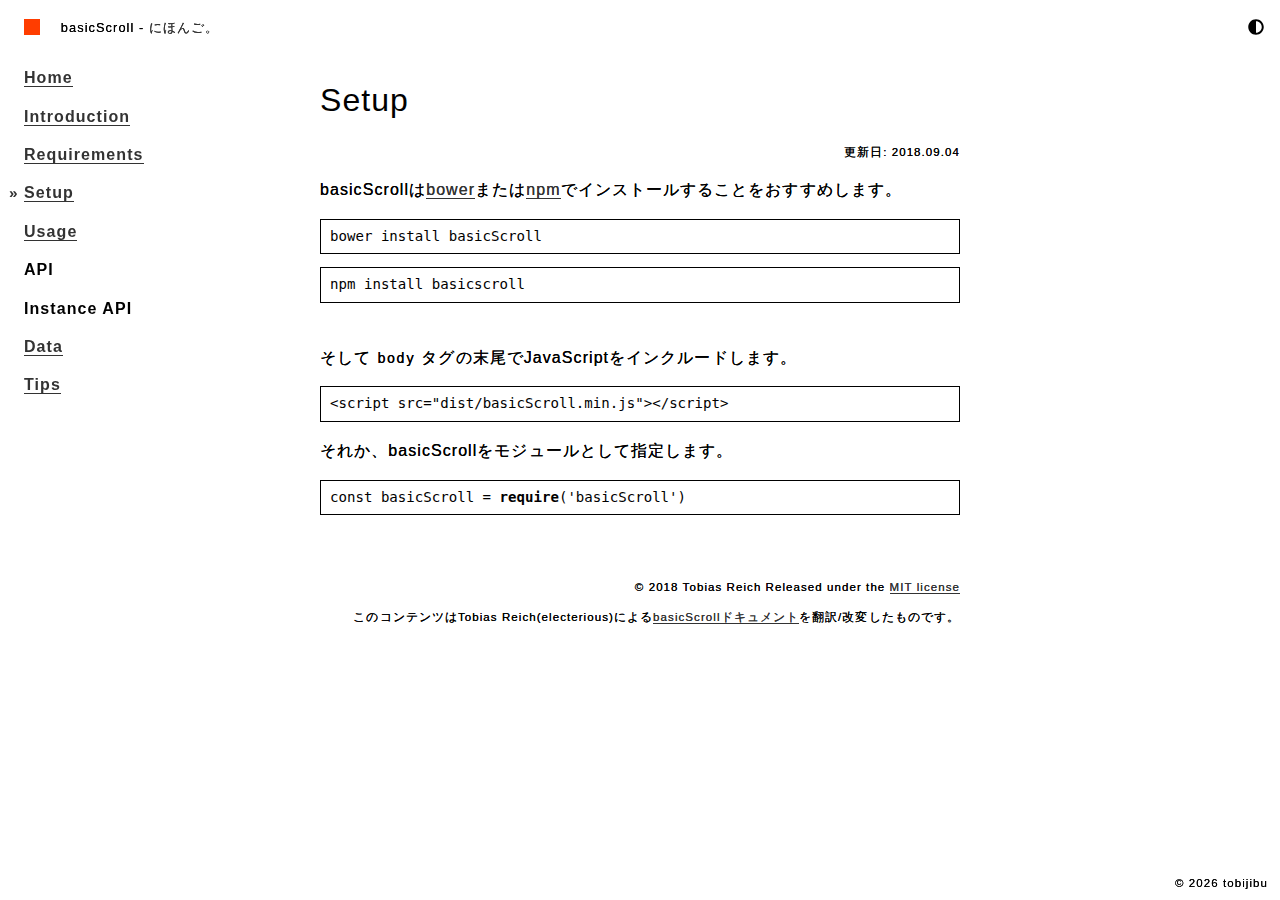
<file: setup.html>
<!DOCTYPE html>
<html lang="ja">
  <head>
    <meta charset="UTF-8">
    <meta name="viewport" content="width=device-width, initial-scale=1">
    <title>Setup | basicScroll - にほんご。</title>
    <meta http-equiv="X-UA-Compatible" content="IE=edge">
    <meta property="og:title" content="Setup | basicScroll - にほんご。">
    <meta property="og:url">
    <meta property="og:type" content="article">
    <link rel="icon" href="https://tr.you84815.space/basicscroll/favicon.ico">
    <link rel="stylesheet" type="text/css" href="./css/main.css">
    <link id="theme_style" rel="stylesheet" type="text/css" href="">
    <script id="srcTheme" src="./js/toggleTheme.js" data-dir="basicscroll"></script>
    <script>
      (function(i,s,o,g,r,a,m){i['GoogleAnalyticsObject']=r;i[r]=i[r]||function(){
      (i[r].q=i[r].q||[]).push(arguments)},i[r].l=1*new Date();a=s.createElement(o),
      m=s.getElementsByTagName(o)[0];a.async=1;a.src=g;m.parentNode.insertBefore(a,m)
      })(window,document,'script','https://www.google-analytics.com/analytics.js','ga');
      ga('create', 'UA-106478577-1', 'auto');
    </script>
  </head>
  <body>
    <div id="container">
      <header>
        <div class="icon"><a class="no-barba" href="https://tr.you84815.space/">
            <svg width="16" height="16">
              <rect width="16" height="16" fill="#e0e0e0"></rect>
            </svg></a></div>
        <div class="navi_toggle" onclick="toggleMenu()">
          <svg id="menu_close" width="24" height="24" viewBox="0 0 24 24">
            <path d="M19 6.41L17.59 5 12 10.59 6.41 5 5 6.41 10.59 12 5 17.59 6.41 19 12 13.41 17.59 19 19 17.59 13.41 12z"></path>
            <path d="M0 0h24v24H0z" fill="none"></path>
          </svg>
          <svg id="menu_open" width="24" height="24" viewBox="0 0 24 24">
            <path d="M0 0h24v24H0z" fill="none"></path>
            <path d="M3 18h18v-2H3v2zm0-5h18v-2H3v2zm0-7v2h18V6H3z"></path>
          </svg>
        </div>
        <div class="title">basicScroll - <a class="no-barba" href="https://tr.you84815.space/">にほんご。</a></div><span id="toggleTheme">
          <svg role="img" width="16" height="16" xmlns="http://www.w3.org/2000/svg" viewBox="0 0 512 512">
            <path d="M8 256c0 136.966 111.033 248 248 248s248-111.034 248-248S392.966 8 256 8 8 119.033 8 256zm248 184V72c101.705 0 184 82.311 184 184 0 101.705-82.311 184-184 184z"></path>
          </svg></span>
      </header>
      <div class="navi" id="navi">
        <ul class="menu">
          <li><a class="index" href="./index.html">Home</a></li>
          <li><a class="introduction" href="./introduction.html">Introduction</a></li>
          <li><a class="requirements" href="./requirements.html">Requirements</a></li>
          <li><a class="setup active" href="./setup.html">Setup</a></li>
          <li><a class="usage" href="./usage.html">Usage</a></li>
          <li><span onclick="toggleApi()">API</span>
            <ul class="hidden" id="navi_api">
              <li><a href="./api/create.html">.create()</a></li>
            </ul>
          </li>
          <li><span onclick="toggleInstanceApi()">Instance API</span>
            <ul class="hidden" id="navi_instanceApi">
              <li><a href="./instance-api/start.html">.start()</a></li>
              <li><a href="./instance-api/stop.html">.stop()</a></li>
              <li><a href="./instance-api/destroy.html">.destroy()</a></li>
              <li><a href="./instance-api/update.html">.update()</a></li>
              <li><a href="./instance-api/calculate.html">.calculate()</a></li>
              <li><a href="./instance-api/isActive.html">.isActive()</a></li>
              <li><a href="./instance-api/getData.html">.getData()</a></li>
            </ul>
          </li>
          <li><a class="data" href="./data.html">Data</a>
            <ul class="hidden" id="navi_data">
              <li><a href="./data.html#dom-element">DOM Element/Node</a></li>
              <li><a href="./data.html#start-stop">開始＆停止位置</a></li>
              <li><a href="./data.html#direct-mode">ダイレクトモード</a></li>
              <li><a href="./data.html#window-size">ウィンドウサイズ変更の検知</a></li>
              <li><a href="./data.html#callback">コールバック関数</a></li>
              <li><a href="./data.html#props">Props</a></li>
              <li><a href="./data.html#start-end">開始と終了の値</a></li>
              <li><a href="./data.html#animation">アニメーションのイージング</a></li>
            </ul>
          </li>
          <li><a class="tips" href="./tips.html">Tips</a></li>
        </ul>
      </div>
      <div id="content">
        <div id="main">
          <div id="barba-wrapper">
            <div class="barba-container">
              <h1>Setup</h1>
              <div id="update_date"><span>更新日: 2018.09.04
</span>
              </div>
              <p>basicScrollは<a href="https://bower.io/" target="_blank" rel="noopener noreferrer">bower</a>または<a href="https://www.npmjs.com/" target="_blank" rel="noopener noreferrer">npm</a>でインストールすることをおすすめします。</p>
              <pre><code>bower install basicScroll</code></pre>
              <pre><code>npm install basicscroll</code></pre><br>
              <p>そして<code>body</code>タグの末尾でJavaScriptをインクルードします。</p>
              <pre><code><span class="hljs-tag">&lt;<span class="hljs-name">script</span> <span class="hljs-attr">src</span>=<span class="hljs-string">"dist/basicScroll.min.js"</span>&gt;</span><span class="hljs-tag">&lt;/<span class="hljs-name">script</span>&gt;</span></code></pre>
              <p>それか、basicScrollをモジュールとして指定します。</p>
              <pre><code><span class="hljs-keyword">const</span> basicScroll = <span class="hljs-built_in">require</span>(<span class="hljs-string">'basicScroll'</span>)</code></pre><br><br>
              <div class="license">
                <p>
                  &copy; 2018
                   Tobias Reich Released under the <a href="https://github.com/electerious/basicScroll/blob/master/LICENSE">MIT license</a>
                </p>
                <p>このコンテンツはTobias Reich(electerious)による<a href="https://github.com/electerious/basicScroll">basicScrollドキュメント</a>を翻訳/改変したものです。</p>
              </div>
            </div>
          </div>
        </div>
      </div>
      <footer><span>&copy; <span id="copy_year">2017</span> tobijibu</span></footer>
    </div>
    <noscript id="deferred-styles">
      <link href="./css/lazy.css" rel="stylesheet">
    </noscript>
    <script src="./js/main.js" defer></script>
    <script src="./js/basicScroll.min.js"></script>
    <div id="src" hidden></div>
  </body>
</html>
</file>
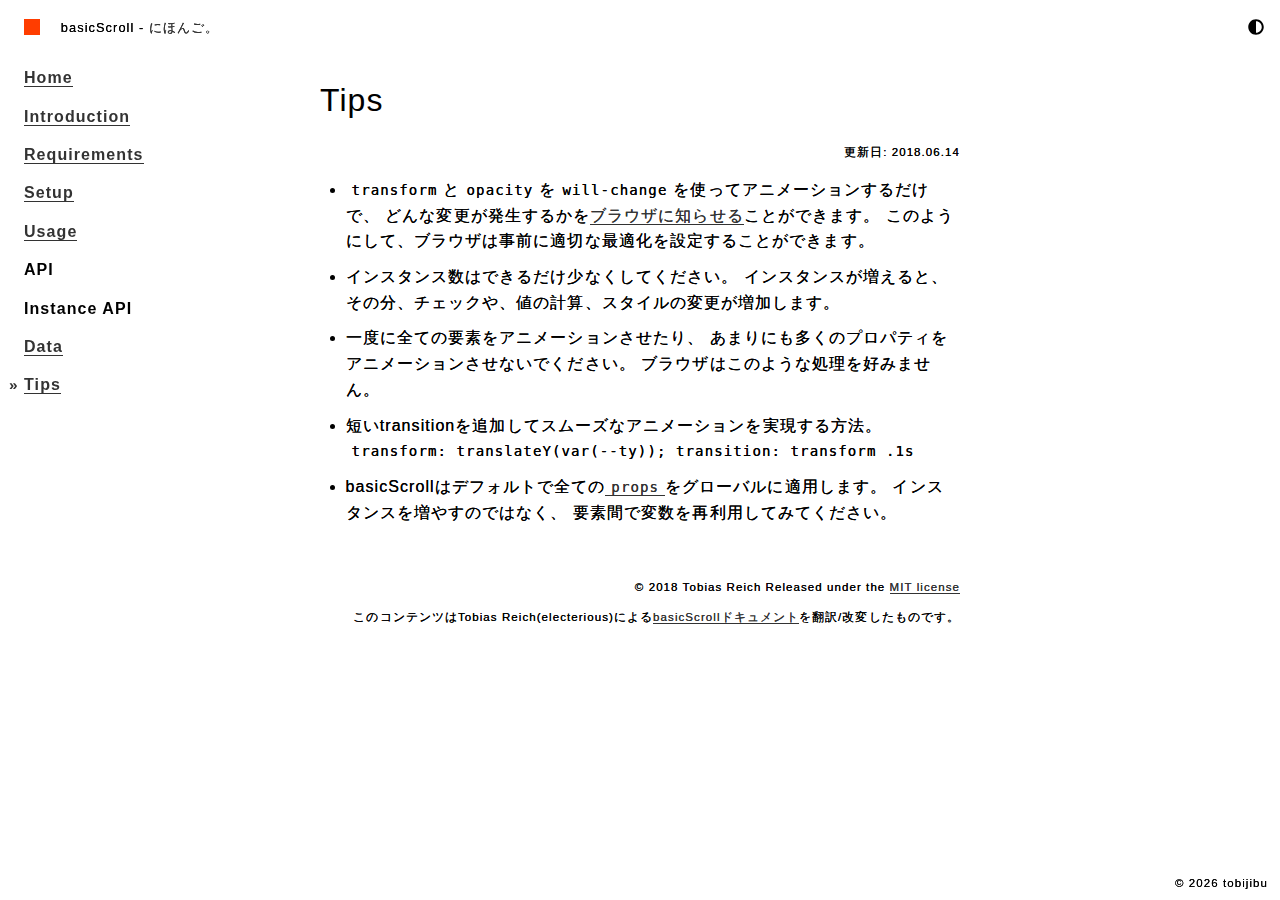
<file: tips.html>
<!DOCTYPE html>
<html lang="ja">
  <head>
    <meta charset="UTF-8">
    <meta name="viewport" content="width=device-width, initial-scale=1">
    <title>Tips | basicScroll - にほんご。</title>
    <meta http-equiv="X-UA-Compatible" content="IE=edge">
    <meta property="og:title" content="Tips | basicScroll - にほんご。">
    <meta property="og:url">
    <meta property="og:type" content="article">
    <link rel="icon" href="https://tr.you84815.space/basicscroll/favicon.ico">
    <link rel="stylesheet" type="text/css" href="./css/main.css">
    <link id="theme_style" rel="stylesheet" type="text/css" href="">
    <script id="srcTheme" src="./js/toggleTheme.js" data-dir="basicscroll"></script>
    <script>
      (function(i,s,o,g,r,a,m){i['GoogleAnalyticsObject']=r;i[r]=i[r]||function(){
      (i[r].q=i[r].q||[]).push(arguments)},i[r].l=1*new Date();a=s.createElement(o),
      m=s.getElementsByTagName(o)[0];a.async=1;a.src=g;m.parentNode.insertBefore(a,m)
      })(window,document,'script','https://www.google-analytics.com/analytics.js','ga');
      ga('create', 'UA-106478577-1', 'auto');
    </script>
  </head>
  <body>
    <div id="container">
      <header>
        <div class="icon"><a class="no-barba" href="https://tr.you84815.space/">
            <svg width="16" height="16">
              <rect width="16" height="16" fill="#e0e0e0"></rect>
            </svg></a></div>
        <div class="navi_toggle" onclick="toggleMenu()">
          <svg id="menu_close" width="24" height="24" viewBox="0 0 24 24">
            <path d="M19 6.41L17.59 5 12 10.59 6.41 5 5 6.41 10.59 12 5 17.59 6.41 19 12 13.41 17.59 19 19 17.59 13.41 12z"></path>
            <path d="M0 0h24v24H0z" fill="none"></path>
          </svg>
          <svg id="menu_open" width="24" height="24" viewBox="0 0 24 24">
            <path d="M0 0h24v24H0z" fill="none"></path>
            <path d="M3 18h18v-2H3v2zm0-5h18v-2H3v2zm0-7v2h18V6H3z"></path>
          </svg>
        </div>
        <div class="title">basicScroll - <a class="no-barba" href="https://tr.you84815.space/">にほんご。</a></div><span id="toggleTheme">
          <svg role="img" width="16" height="16" xmlns="http://www.w3.org/2000/svg" viewBox="0 0 512 512">
            <path d="M8 256c0 136.966 111.033 248 248 248s248-111.034 248-248S392.966 8 256 8 8 119.033 8 256zm248 184V72c101.705 0 184 82.311 184 184 0 101.705-82.311 184-184 184z"></path>
          </svg></span>
      </header>
      <div class="navi" id="navi">
        <ul class="menu">
          <li><a class="index" href="./index.html">Home</a></li>
          <li><a class="introduction" href="./introduction.html">Introduction</a></li>
          <li><a class="requirements" href="./requirements.html">Requirements</a></li>
          <li><a class="setup" href="./setup.html">Setup</a></li>
          <li><a class="usage" href="./usage.html">Usage</a></li>
          <li><span onclick="toggleApi()">API</span>
            <ul class="hidden" id="navi_api">
              <li><a href="./api/create.html">.create()</a></li>
            </ul>
          </li>
          <li><span onclick="toggleInstanceApi()">Instance API</span>
            <ul class="hidden" id="navi_instanceApi">
              <li><a href="./instance-api/start.html">.start()</a></li>
              <li><a href="./instance-api/stop.html">.stop()</a></li>
              <li><a href="./instance-api/destroy.html">.destroy()</a></li>
              <li><a href="./instance-api/update.html">.update()</a></li>
              <li><a href="./instance-api/calculate.html">.calculate()</a></li>
              <li><a href="./instance-api/isActive.html">.isActive()</a></li>
              <li><a href="./instance-api/getData.html">.getData()</a></li>
            </ul>
          </li>
          <li><a class="data" href="./data.html">Data</a>
            <ul class="hidden" id="navi_data">
              <li><a href="./data.html#dom-element">DOM Element/Node</a></li>
              <li><a href="./data.html#start-stop">開始＆停止位置</a></li>
              <li><a href="./data.html#direct-mode">ダイレクトモード</a></li>
              <li><a href="./data.html#window-size">ウィンドウサイズ変更の検知</a></li>
              <li><a href="./data.html#callback">コールバック関数</a></li>
              <li><a href="./data.html#props">Props</a></li>
              <li><a href="./data.html#start-end">開始と終了の値</a></li>
              <li><a href="./data.html#animation">アニメーションのイージング</a></li>
            </ul>
          </li>
          <li><a class="tips active" href="./tips.html">Tips</a></li>
        </ul>
      </div>
      <div id="content">
        <div id="main">
          <div id="barba-wrapper">
            <div class="barba-container">
              <h1>Tips</h1>
              <div id="update_date"><span>更新日: 2018.06.14
</span>
              </div>
              <ul>
                <li><code>transform</code>と<code>opacity</code>を<code>will-change</code>を使ってアニメーションするだけで、
                  どんな変更が発生するかを<a href="https://developer.mozilla.org/ja/docs/Web/CSS/will-change" target="_blank" rel="noopener noreferrer">ブラウザに知らせる</a>ことができます。
                  このようにして、ブラウザは事前に適切な最適化を設定することができます。
                </li>
                <li>
                  インスタンス数はできるだけ少なくしてください。
                  インスタンスが増えると、その分、チェックや、値の計算、スタイルの変更が増加します。
                </li>
                <li>
                  一度に全ての要素をアニメーションさせたり、
                  あまりにも多くのプロパティをアニメーションさせないでください。
                  ブラウザはこのような処理を好みません。
                </li>
                <li>短いtransitionを追加してスムーズなアニメーションを実現する方法。<br><code>transform: translateY(var(--ty)); transition: transform .1s</code></li>
                <li>basicScrollはデフォルトで全ての<a href="./data.html#props"><code>props</code></a>をグローバルに適用します。
                  インスタンスを増やすのではなく、
                  要素間で変数を再利用してみてください。
                </li>
              </ul><br>
              <div class="license">
                <p>
                  &copy; 2018
                   Tobias Reich Released under the <a href="https://github.com/electerious/basicScroll/blob/master/LICENSE">MIT license</a>
                </p>
                <p>このコンテンツはTobias Reich(electerious)による<a href="https://github.com/electerious/basicScroll">basicScrollドキュメント</a>を翻訳/改変したものです。</p>
              </div>
            </div>
          </div>
        </div>
      </div>
      <footer><span>&copy; <span id="copy_year">2017</span> tobijibu</span></footer>
    </div>
    <noscript id="deferred-styles">
      <link href="./css/lazy.css" rel="stylesheet">
    </noscript>
    <script src="./js/main.js" defer></script>
    <script src="./js/basicScroll.min.js"></script>
    <div id="src" hidden></div>
  </body>
</html>
</file>
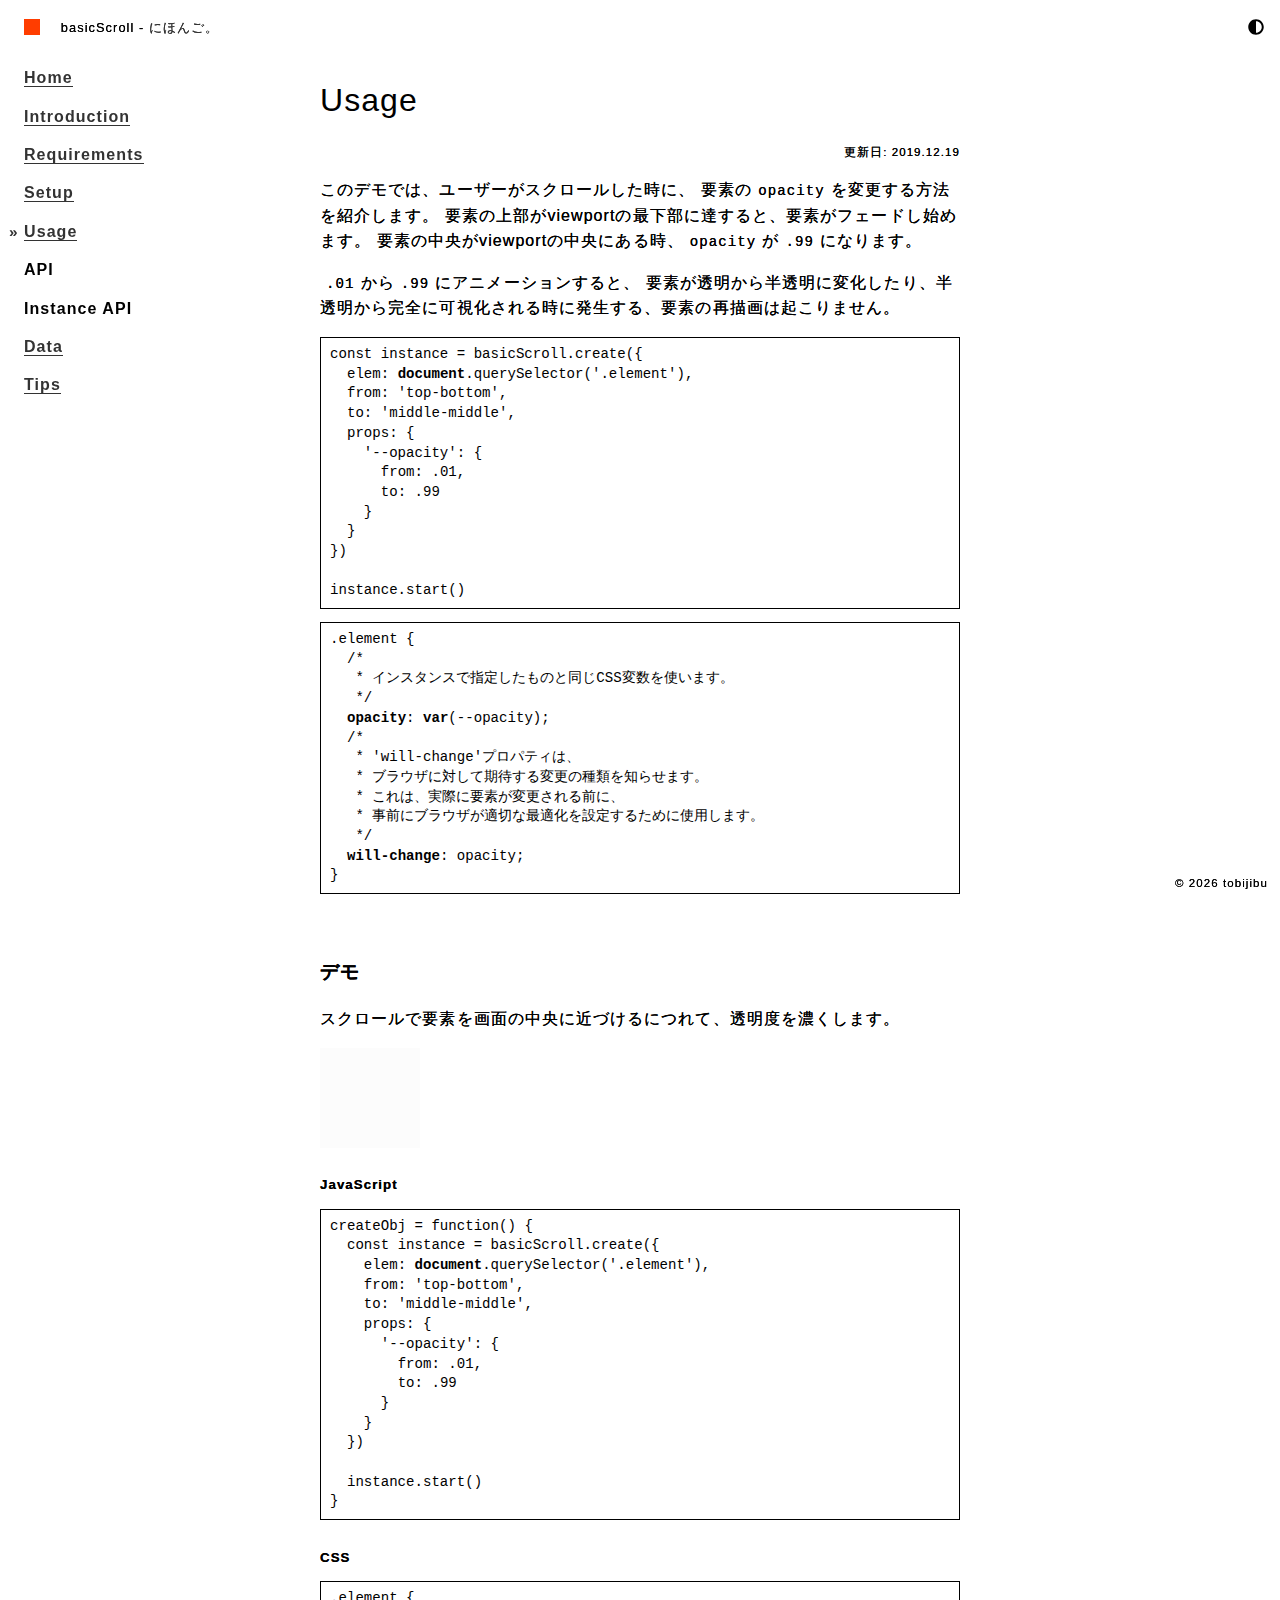
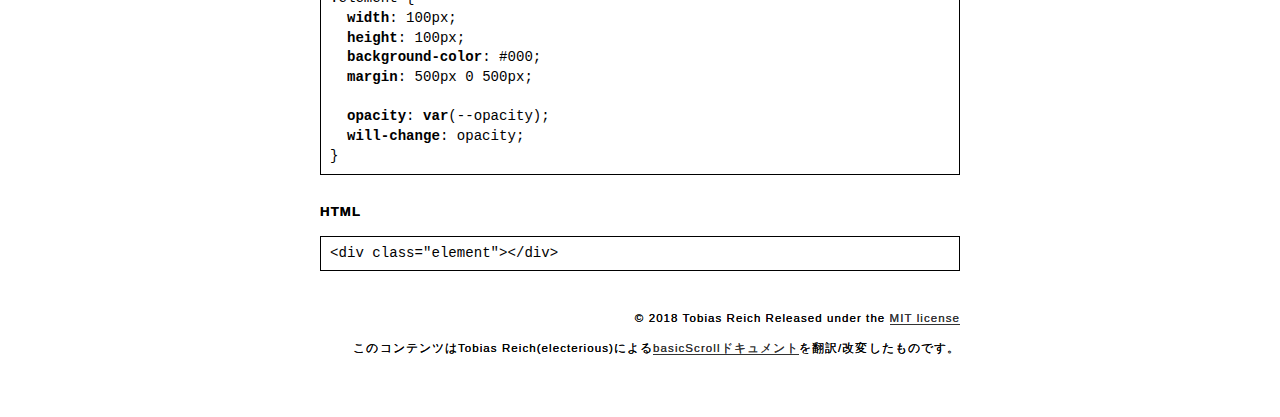
<file: usage.html>
<!DOCTYPE html>
<html lang="ja">
  <head>
    <meta charset="UTF-8">
    <meta name="viewport" content="width=device-width, initial-scale=1">
    <title>Usage | basicScroll - にほんご。</title>
    <meta http-equiv="X-UA-Compatible" content="IE=edge">
    <meta property="og:title" content="Usage | basicScroll - にほんご。">
    <meta property="og:url">
    <meta property="og:type" content="article">
    <link rel="icon" href="https://tr.you84815.space/basicscroll/favicon.ico">
    <link rel="stylesheet" type="text/css" href="./css/main.css">
    <link id="theme_style" rel="stylesheet" type="text/css" href="">
    <script id="srcTheme" src="./js/toggleTheme.js" data-dir="basicscroll"></script>
    <script>
      (function(i,s,o,g,r,a,m){i['GoogleAnalyticsObject']=r;i[r]=i[r]||function(){
      (i[r].q=i[r].q||[]).push(arguments)},i[r].l=1*new Date();a=s.createElement(o),
      m=s.getElementsByTagName(o)[0];a.async=1;a.src=g;m.parentNode.insertBefore(a,m)
      })(window,document,'script','https://www.google-analytics.com/analytics.js','ga');
      ga('create', 'UA-106478577-1', 'auto');
    </script>
  </head>
  <body>
    <div id="container">
      <header>
        <div class="icon"><a class="no-barba" href="https://tr.you84815.space/">
            <svg width="16" height="16">
              <rect width="16" height="16" fill="#e0e0e0"></rect>
            </svg></a></div>
        <div class="navi_toggle" onclick="toggleMenu()">
          <svg id="menu_close" width="24" height="24" viewBox="0 0 24 24">
            <path d="M19 6.41L17.59 5 12 10.59 6.41 5 5 6.41 10.59 12 5 17.59 6.41 19 12 13.41 17.59 19 19 17.59 13.41 12z"></path>
            <path d="M0 0h24v24H0z" fill="none"></path>
          </svg>
          <svg id="menu_open" width="24" height="24" viewBox="0 0 24 24">
            <path d="M0 0h24v24H0z" fill="none"></path>
            <path d="M3 18h18v-2H3v2zm0-5h18v-2H3v2zm0-7v2h18V6H3z"></path>
          </svg>
        </div>
        <div class="title">basicScroll - <a class="no-barba" href="https://tr.you84815.space/">にほんご。</a></div><span id="toggleTheme">
          <svg role="img" width="16" height="16" xmlns="http://www.w3.org/2000/svg" viewBox="0 0 512 512">
            <path d="M8 256c0 136.966 111.033 248 248 248s248-111.034 248-248S392.966 8 256 8 8 119.033 8 256zm248 184V72c101.705 0 184 82.311 184 184 0 101.705-82.311 184-184 184z"></path>
          </svg></span>
      </header>
      <div class="navi" id="navi">
        <ul class="menu">
          <li><a class="index" href="./index.html">Home</a></li>
          <li><a class="introduction" href="./introduction.html">Introduction</a></li>
          <li><a class="requirements" href="./requirements.html">Requirements</a></li>
          <li><a class="setup" href="./setup.html">Setup</a></li>
          <li><a class="usage active" href="./usage.html">Usage</a></li>
          <li><span onclick="toggleApi()">API</span>
            <ul class="hidden" id="navi_api">
              <li><a href="./api/create.html">.create()</a></li>
            </ul>
          </li>
          <li><span onclick="toggleInstanceApi()">Instance API</span>
            <ul class="hidden" id="navi_instanceApi">
              <li><a href="./instance-api/start.html">.start()</a></li>
              <li><a href="./instance-api/stop.html">.stop()</a></li>
              <li><a href="./instance-api/destroy.html">.destroy()</a></li>
              <li><a href="./instance-api/update.html">.update()</a></li>
              <li><a href="./instance-api/calculate.html">.calculate()</a></li>
              <li><a href="./instance-api/isActive.html">.isActive()</a></li>
              <li><a href="./instance-api/getData.html">.getData()</a></li>
            </ul>
          </li>
          <li><a class="data" href="./data.html">Data</a>
            <ul class="hidden" id="navi_data">
              <li><a href="./data.html#dom-element">DOM Element/Node</a></li>
              <li><a href="./data.html#start-stop">開始＆停止位置</a></li>
              <li><a href="./data.html#direct-mode">ダイレクトモード</a></li>
              <li><a href="./data.html#window-size">ウィンドウサイズ変更の検知</a></li>
              <li><a href="./data.html#callback">コールバック関数</a></li>
              <li><a href="./data.html#props">Props</a></li>
              <li><a href="./data.html#start-end">開始と終了の値</a></li>
              <li><a href="./data.html#animation">アニメーションのイージング</a></li>
            </ul>
          </li>
          <li><a class="tips" href="./tips.html">Tips</a></li>
        </ul>
      </div>
      <div id="content">
        <div id="main">
          <div id="barba-wrapper">
            <div class="barba-container">
              <h1>Usage</h1>
              <div id="update_date"><span>更新日: 2019.12.19
</span>
              </div>
              <p>
                このデモでは、ユーザーがスクロールした時に、
                要素の<code>opacity</code>を変更する方法を紹介します。
                要素の上部がviewportの最下部に達すると、要素がフェードし始めます。
                要素の中央がviewportの中央にある時、<code>opacity</code>が<code>.99</code>になります。
              </p>
              <p><code>.01</code>から<code>.99</code>にアニメーションすると、
                要素が透明から半透明に変化したり、半透明から完全に可視化される時に発生する、要素の再描画は起こりません。
              </p>
              <pre><code><span class="hljs-keyword">const</span> instance = basicScroll.create({
  <span class="hljs-attr">elem</span>: <span class="hljs-built_in">document</span>.querySelector(<span class="hljs-string">'.element'</span>),
  <span class="hljs-attr">from</span>: <span class="hljs-string">'top-bottom'</span>,
  <span class="hljs-attr">to</span>: <span class="hljs-string">'middle-middle'</span>,
  <span class="hljs-attr">props</span>: {
    <span class="hljs-string">'--opacity'</span>: {
      <span class="hljs-attr">from</span>: <span class="hljs-number">.01</span>,
      <span class="hljs-attr">to</span>: <span class="hljs-number">.99</span>
    }
  }
})

instance.start()</code></pre>
              <pre><code><span class="hljs-selector-class">.element</span> {
  <span class="hljs-comment">/*
   * インスタンスで指定したものと同じCSS変数を使います。
   */</span>
  <span class="hljs-attribute">opacity</span>: <span class="hljs-built_in">var</span>(--opacity);
  <span class="hljs-comment">/*
   * 'will-change'プロパティは、
   * ブラウザに対して期待する変更の種類を知らせます。
   * これは、実際に要素が変更される前に、
   * 事前にブラウザが適切な最適化を設定するために使用します。
   */</span>
  <span class="hljs-attribute">will-change</span>: opacity;
}</code></pre><br>
              <h3>デモ</h3>
              <p>スクロールで要素を画面の中央に近づけるにつれて、透明度を濃くします。</p>
              <div class="element"></div>
              <h5>JavaScript</h5>
              <pre><code>createObj = <span class="hljs-function"><span class="hljs-keyword">function</span>(<span class="hljs-params"></span>) </span>{
  <span class="hljs-keyword">const</span> instance = basicScroll.create({
    <span class="hljs-attr">elem</span>: <span class="hljs-built_in">document</span>.querySelector(<span class="hljs-string">'.element'</span>),
    <span class="hljs-attr">from</span>: <span class="hljs-string">'top-bottom'</span>,
    <span class="hljs-attr">to</span>: <span class="hljs-string">'middle-middle'</span>,
    <span class="hljs-attr">props</span>: {
      <span class="hljs-string">'--opacity'</span>: {
        <span class="hljs-attr">from</span>: <span class="hljs-number">.01</span>,
        <span class="hljs-attr">to</span>: <span class="hljs-number">.99</span>
      }
    }
  })

  instance.start()
}
</code></pre>
              <h5>CSS</h5>
              <pre><code><span class="hljs-selector-class">.element</span> {
  <span class="hljs-attribute">width</span>: <span class="hljs-number">100px</span>;
  <span class="hljs-attribute">height</span>: <span class="hljs-number">100px</span>;
  <span class="hljs-attribute">background-color</span>: <span class="hljs-number">#000</span>;
  <span class="hljs-attribute">margin</span>: <span class="hljs-number">500px</span> <span class="hljs-number">0</span> <span class="hljs-number">500px</span>;

  <span class="hljs-attribute">opacity</span>: <span class="hljs-built_in">var</span>(--opacity);
  <span class="hljs-attribute">will-change</span>: opacity;
}
</code></pre>
              <h5>HTML</h5>
              <pre><code><span class="hljs-tag">&lt;<span class="hljs-name">div</span> <span class="hljs-attr">class</span>=<span class="hljs-string">"element"</span>&gt;</span><span class="hljs-tag">&lt;/<span class="hljs-name">div</span>&gt;</span></code></pre>
              <style>
                .element {
                  width: 100px;
                  height: 100px;
                  /* margin: 500px 0 500px; */
                  opacity: var(--opacity);
                  will-change: opacity;
                }
                
              </style>
              <script class="load">
                createObj = function() {
                  if (document.querySelector('.element')) {
                    const instance = basicScroll.create({
                      elem: document.querySelector('.element'),
                      from: 'top-bottom',
                      to: 'middle-middle',
                      props: {
                        '--opacity': {
                          from: .01,
                          to: .99
                        }
                      }
                    })
                
                    instance.start()
                  }
                };
              </script><br>
              <div class="license">
                <p>
                  &copy; 2018
                   Tobias Reich Released under the <a href="https://github.com/electerious/basicScroll/blob/master/LICENSE">MIT license</a>
                </p>
                <p>このコンテンツはTobias Reich(electerious)による<a href="https://github.com/electerious/basicScroll">basicScrollドキュメント</a>を翻訳/改変したものです。</p>
              </div>
            </div>
          </div>
        </div>
      </div>
      <footer><span>&copy; <span id="copy_year">2017</span> tobijibu</span></footer>
    </div>
    <noscript id="deferred-styles">
      <link href="./css/lazy.css" rel="stylesheet">
    </noscript>
    <script src="./js/main.js" defer></script>
    <script src="./js/basicScroll.min.js"></script>
    <div id="src" hidden></div>
  </body>
</html>
</file>
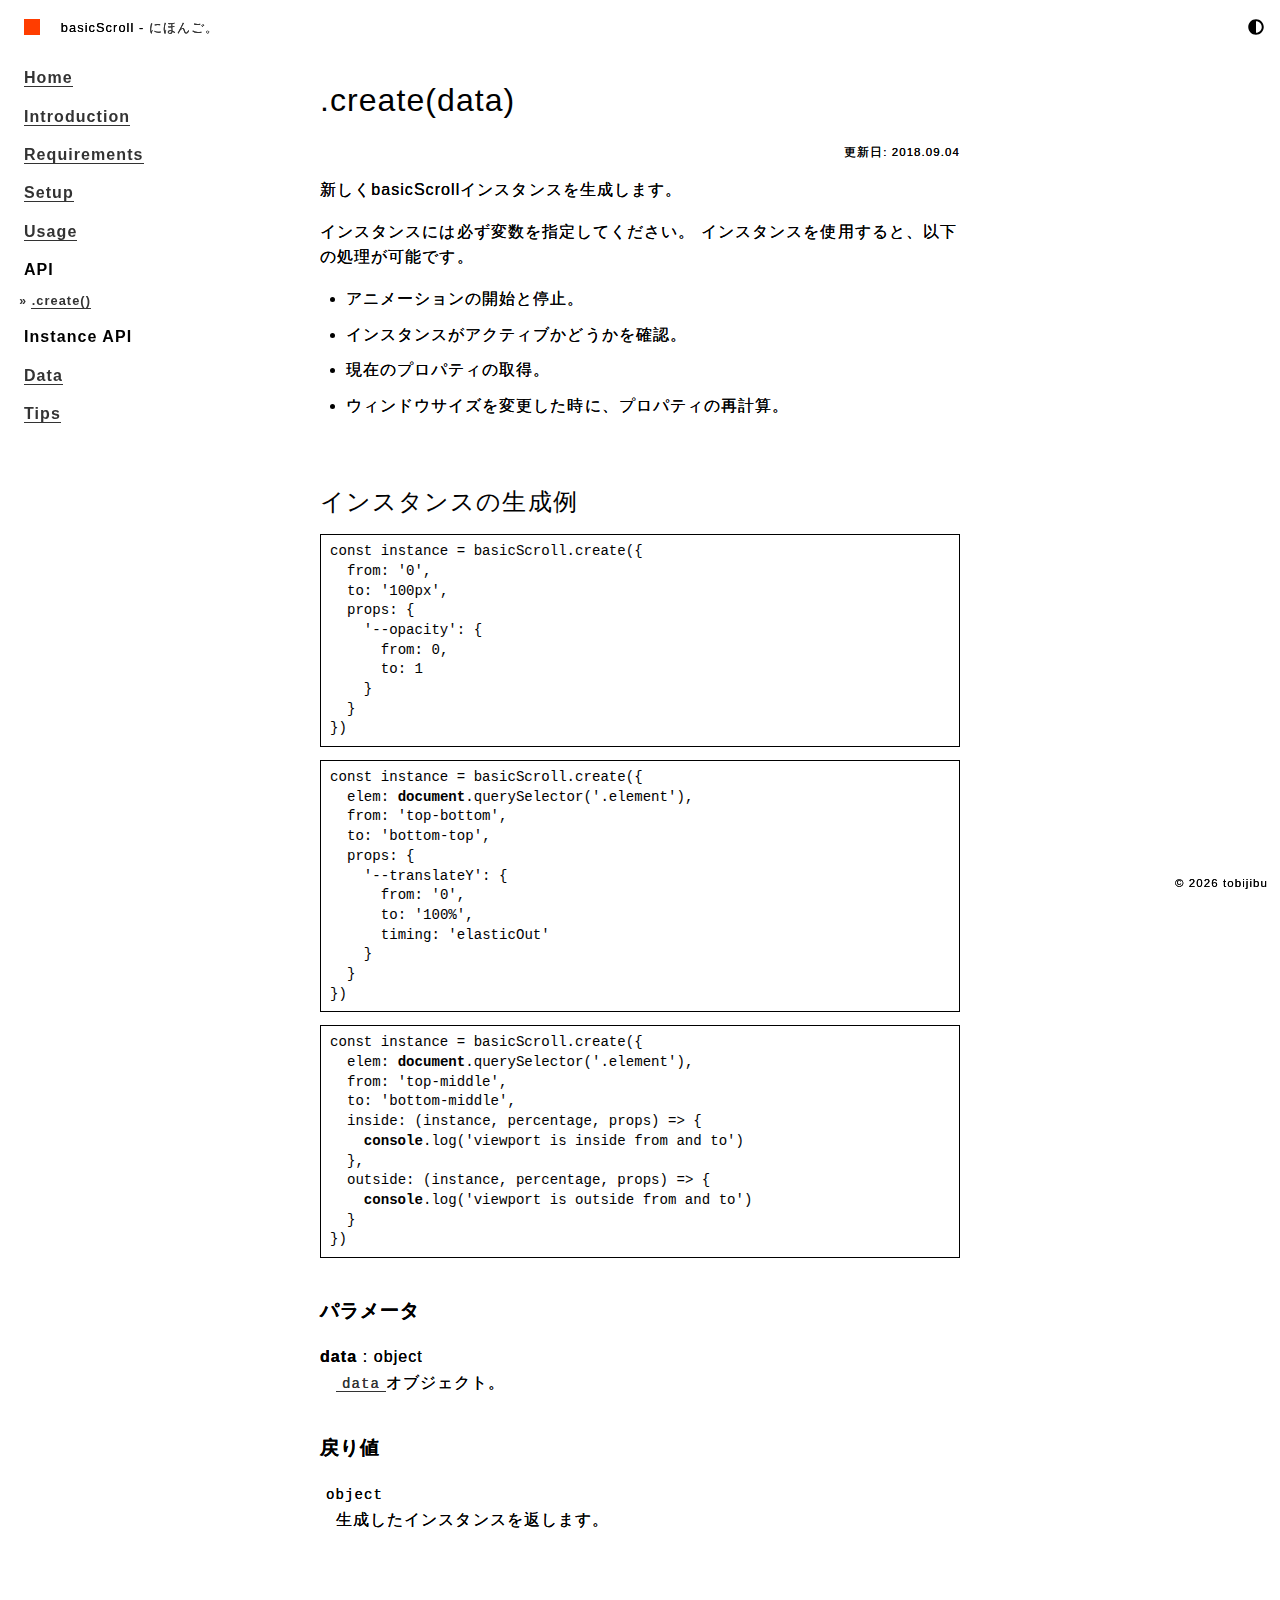
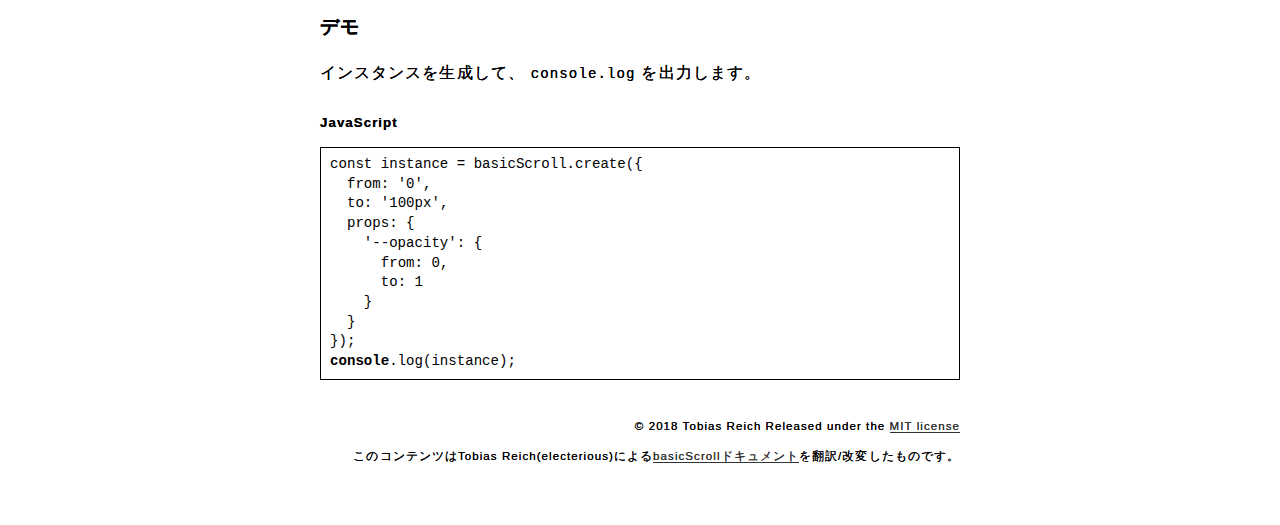
<file: api/create.html>
<!DOCTYPE html>
<html lang="ja">
  <head>
    <meta charset="UTF-8">
    <meta name="viewport" content="width=device-width, initial-scale=1">
    <title>.create(data) | basicScroll - にほんご。</title>
    <meta http-equiv="X-UA-Compatible" content="IE=edge">
    <meta property="og:title" content=".create(data) | basicScroll - にほんご。">
    <meta property="og:url">
    <meta property="og:type" content="article">
    <link rel="icon" href="https://tr.you84815.space/basicscroll/favicon.ico">
    <link rel="stylesheet" type="text/css" href="../css/main.css">
    <link id="theme_style" rel="stylesheet" type="text/css" href="">
    <script id="srcTheme" src="../js/toggleTheme.js" data-dir="basicscroll"></script>
    <script>
      (function(i,s,o,g,r,a,m){i['GoogleAnalyticsObject']=r;i[r]=i[r]||function(){
      (i[r].q=i[r].q||[]).push(arguments)},i[r].l=1*new Date();a=s.createElement(o),
      m=s.getElementsByTagName(o)[0];a.async=1;a.src=g;m.parentNode.insertBefore(a,m)
      })(window,document,'script','https://www.google-analytics.com/analytics.js','ga');
      ga('create', 'UA-106478577-1', 'auto');
    </script>
  </head>
  <body>
    <div id="container">
      <header>
        <div class="icon"><a class="no-barba" href="https://tr.you84815.space/">
            <svg width="16" height="16">
              <rect width="16" height="16" fill="#e0e0e0"></rect>
            </svg></a></div>
        <div class="navi_toggle" onclick="toggleMenu()">
          <svg id="menu_close" width="24" height="24" viewBox="0 0 24 24">
            <path d="M19 6.41L17.59 5 12 10.59 6.41 5 5 6.41 10.59 12 5 17.59 6.41 19 12 13.41 17.59 19 19 17.59 13.41 12z"></path>
            <path d="M0 0h24v24H0z" fill="none"></path>
          </svg>
          <svg id="menu_open" width="24" height="24" viewBox="0 0 24 24">
            <path d="M0 0h24v24H0z" fill="none"></path>
            <path d="M3 18h18v-2H3v2zm0-5h18v-2H3v2zm0-7v2h18V6H3z"></path>
          </svg>
        </div>
        <div class="title">basicScroll - <a class="no-barba" href="https://tr.you84815.space/">にほんご。</a></div><span id="toggleTheme">
          <svg role="img" width="16" height="16" xmlns="http://www.w3.org/2000/svg" viewBox="0 0 512 512">
            <path d="M8 256c0 136.966 111.033 248 248 248s248-111.034 248-248S392.966 8 256 8 8 119.033 8 256zm248 184V72c101.705 0 184 82.311 184 184 0 101.705-82.311 184-184 184z"></path>
          </svg></span>
      </header>
      <div class="navi" id="navi">
        <ul class="menu">
          <li><a class="index" href="../index.html">Home</a></li>
          <li><a class="introduction" href="../introduction.html">Introduction</a></li>
          <li><a class="requirements" href="../requirements.html">Requirements</a></li>
          <li><a class="setup" href="../setup.html">Setup</a></li>
          <li><a class="usage" href="../usage.html">Usage</a></li>
          <li><span onclick="toggleApi()">API</span>
            <ul id="navi_api">
              <li><a class="active" href="../api/create.html">.create()</a></li>
            </ul>
          </li>
          <li><span onclick="toggleInstanceApi()">Instance API</span>
            <ul class="hidden" id="navi_instanceApi">
              <li><a href="../instance-api/start.html">.start()</a></li>
              <li><a href="../instance-api/stop.html">.stop()</a></li>
              <li><a href="../instance-api/destroy.html">.destroy()</a></li>
              <li><a href="../instance-api/update.html">.update()</a></li>
              <li><a href="../instance-api/calculate.html">.calculate()</a></li>
              <li><a href="../instance-api/isActive.html">.isActive()</a></li>
              <li><a href="../instance-api/getData.html">.getData()</a></li>
            </ul>
          </li>
          <li><a class="data" href="../data.html">Data</a>
            <ul class="hidden" id="navi_data">
              <li><a href="../data.html#dom-element">DOM Element/Node</a></li>
              <li><a href="../data.html#start-stop">開始＆停止位置</a></li>
              <li><a href="../data.html#direct-mode">ダイレクトモード</a></li>
              <li><a href="../data.html#window-size">ウィンドウサイズ変更の検知</a></li>
              <li><a href="../data.html#callback">コールバック関数</a></li>
              <li><a href="../data.html#props">Props</a></li>
              <li><a href="../data.html#start-end">開始と終了の値</a></li>
              <li><a href="../data.html#animation">アニメーションのイージング</a></li>
            </ul>
          </li>
          <li><a class="tips" href="../tips.html">Tips</a></li>
        </ul>
      </div>
      <div id="content">
        <div id="main">
          <div id="barba-wrapper">
            <div class="barba-container">
              <h1>.create(data)</h1>
              <div id="update_date"><span>更新日: 2018.09.04
</span>
              </div>
              <p>新しくbasicScrollインスタンスを生成します。</p>
              <p>
                インスタンスには必ず変数を指定してください。
                インスタンスを使用すると、以下の処理が可能です。
              </p>
              <ul>
                <li>アニメーションの開始と停止。</li>
                <li>インスタンスがアクティブかどうかを確認。</li>
                <li>現在のプロパティの取得。</li>
                <li>ウィンドウサイズを変更した時に、プロパティの再計算。</li>
              </ul>
              <h2>インスタンスの生成例</h2>
              <pre><code><span class="hljs-keyword">const</span> instance = basicScroll.create({
  <span class="hljs-attr">from</span>: <span class="hljs-string">'0'</span>,
  <span class="hljs-attr">to</span>: <span class="hljs-string">'100px'</span>,
  <span class="hljs-attr">props</span>: {
    <span class="hljs-string">'--opacity'</span>: {
      <span class="hljs-attr">from</span>: <span class="hljs-number">0</span>,
      <span class="hljs-attr">to</span>: <span class="hljs-number">1</span>
    }
  }
})
</code></pre>
              <pre><code><span class="hljs-keyword">const</span> instance = basicScroll.create({
  <span class="hljs-attr">elem</span>: <span class="hljs-built_in">document</span>.querySelector(<span class="hljs-string">'.element'</span>),
  <span class="hljs-attr">from</span>: <span class="hljs-string">'top-bottom'</span>,
  <span class="hljs-attr">to</span>: <span class="hljs-string">'bottom-top'</span>,
  <span class="hljs-attr">props</span>: {
    <span class="hljs-string">'--translateY'</span>: {
      <span class="hljs-attr">from</span>: <span class="hljs-string">'0'</span>,
      <span class="hljs-attr">to</span>: <span class="hljs-string">'100%'</span>,
      <span class="hljs-attr">timing</span>: <span class="hljs-string">'elasticOut'</span>
    }
  }
})
</code></pre>
              <pre><code><span class="hljs-keyword">const</span> instance = basicScroll.create({
  <span class="hljs-attr">elem</span>: <span class="hljs-built_in">document</span>.querySelector(<span class="hljs-string">'.element'</span>),
  <span class="hljs-attr">from</span>: <span class="hljs-string">'top-middle'</span>,
  <span class="hljs-attr">to</span>: <span class="hljs-string">'bottom-middle'</span>,
  <span class="hljs-attr">inside</span>: <span class="hljs-function">(<span class="hljs-params">instance, percentage, props</span>) =&gt;</span> {
    <span class="hljs-built_in">console</span>.log(<span class="hljs-string">'viewport is inside from and to'</span>)
  },
  <span class="hljs-attr">outside</span>: <span class="hljs-function">(<span class="hljs-params">instance, percentage, props</span>) =&gt;</span> {
    <span class="hljs-built_in">console</span>.log(<span class="hljs-string">'viewport is outside from and to'</span>)
  }
})
</code></pre>
              <h3>パラメータ</h3>
              <dl>
                <dt><b>data</b><span class="type"> : object</span></dt>
                <dd><a href="../data.html"><code>data</code></a>オブジェクト。</dd>
              </dl>
              <h3>戻り値</h3>
              <dl>
                <dt><code>object</code></dt>
                <dd>生成したインスタンスを返します。</dd>
              </dl><br>
              <h3>デモ</h3>
              <p>インスタンスを生成して、<code>console.log</code>を出力します。</p>
              <h5>JavaScript</h5>
              <pre><code><span class="hljs-keyword">const</span> instance = basicScroll.create({
  <span class="hljs-attr">from</span>: <span class="hljs-string">'0'</span>,
  <span class="hljs-attr">to</span>: <span class="hljs-string">'100px'</span>,
  <span class="hljs-attr">props</span>: {
    <span class="hljs-string">'--opacity'</span>: {
      <span class="hljs-attr">from</span>: <span class="hljs-number">0</span>,
      <span class="hljs-attr">to</span>: <span class="hljs-number">1</span>
    }
  }
});
<span class="hljs-built_in">console</span>.log(instance);
</code></pre>
              <script class="load">
                createObj = function() {
                  const instance = basicScroll.create({
                    from: '0',
                    to: '100px',
                    props: {
                      '--opacity': {
                        from: 0,
                        to: 1
                      }
                    }
                  });
                  console.log(instance);
                };
              </script><br>
              <div class="license">
                <p>
                  &copy; 2018
                   Tobias Reich Released under the <a href="https://github.com/electerious/basicScroll/blob/master/LICENSE">MIT license</a>
                </p>
                <p>このコンテンツはTobias Reich(electerious)による<a href="https://github.com/electerious/basicScroll">basicScrollドキュメント</a>を翻訳/改変したものです。</p>
              </div>
            </div>
          </div>
        </div>
      </div>
      <footer><span>&copy; <span id="copy_year">2017</span> tobijibu</span></footer>
    </div>
    <noscript id="deferred-styles">
      <link href="../css/lazy.css" rel="stylesheet">
    </noscript>
    <script src="../js/main.js" defer></script>
    <script src="../js/basicScroll.min.js"></script>
    <div id="src" hidden></div>
  </body>
</html>
</file>
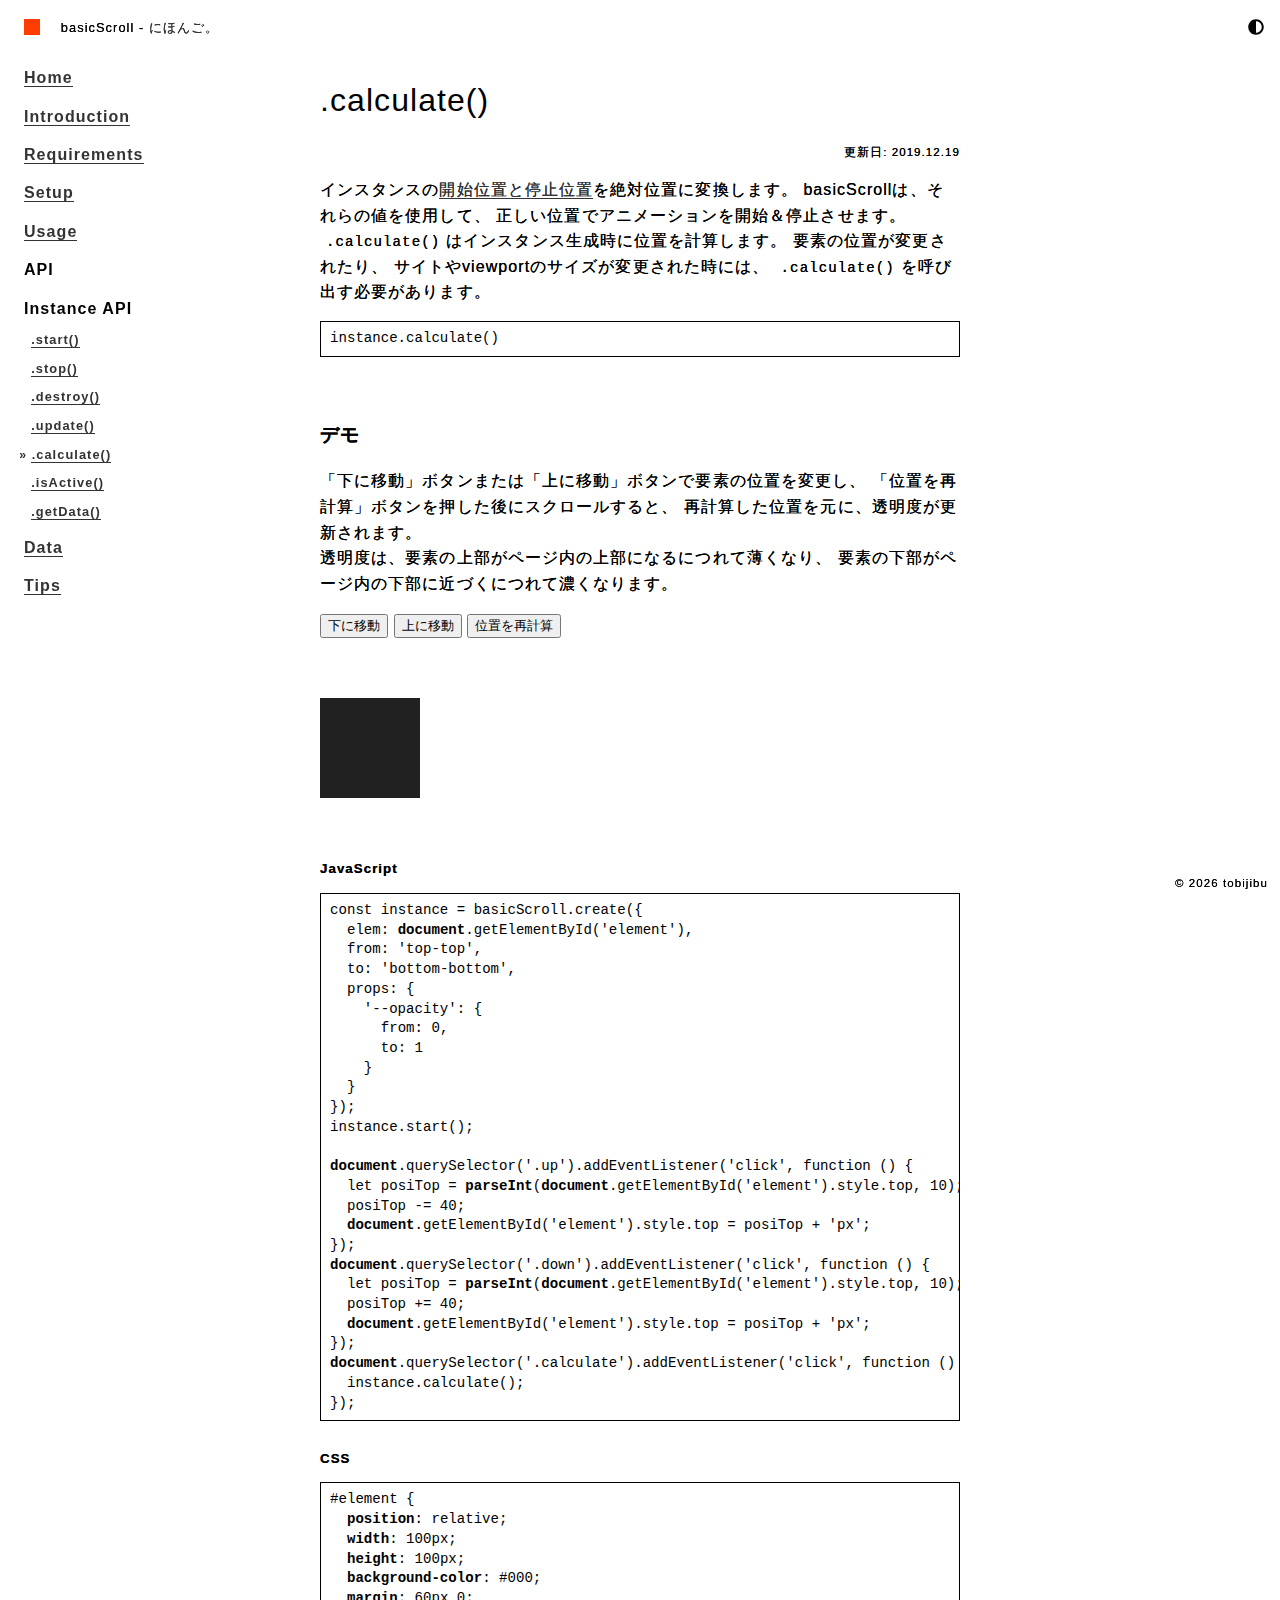
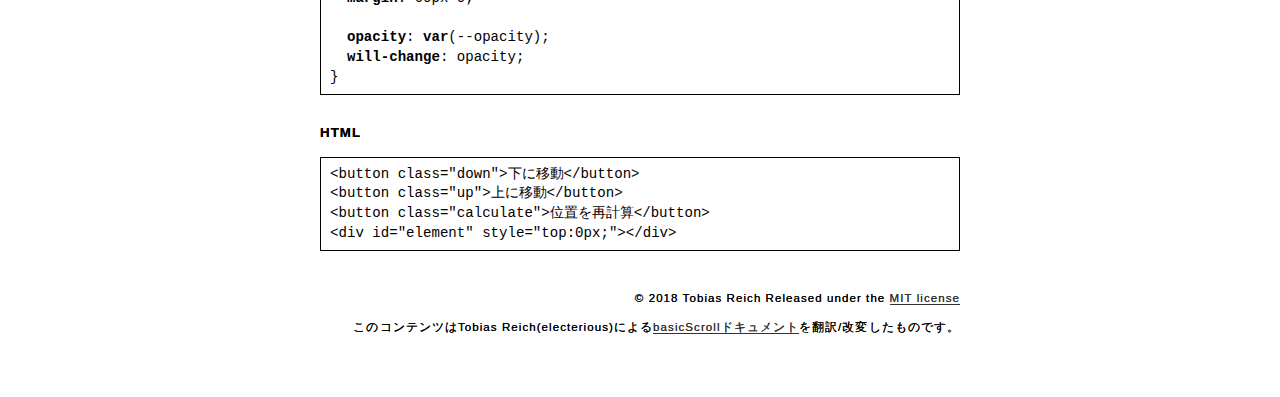
<file: instance-api/calculate.html>
<!DOCTYPE html>
<html lang="ja">
  <head>
    <meta charset="UTF-8">
    <meta name="viewport" content="width=device-width, initial-scale=1">
    <title>.calculate() | basicScroll - にほんご。</title>
    <meta http-equiv="X-UA-Compatible" content="IE=edge">
    <meta property="og:title" content=".calculate() | basicScroll - にほんご。">
    <meta property="og:url">
    <meta property="og:type" content="article">
    <link rel="icon" href="https://tr.you84815.space/basicscroll/favicon.ico">
    <link rel="stylesheet" type="text/css" href="../css/main.css">
    <link id="theme_style" rel="stylesheet" type="text/css" href="">
    <script id="srcTheme" src="../js/toggleTheme.js" data-dir="basicscroll"></script>
    <script>
      (function(i,s,o,g,r,a,m){i['GoogleAnalyticsObject']=r;i[r]=i[r]||function(){
      (i[r].q=i[r].q||[]).push(arguments)},i[r].l=1*new Date();a=s.createElement(o),
      m=s.getElementsByTagName(o)[0];a.async=1;a.src=g;m.parentNode.insertBefore(a,m)
      })(window,document,'script','https://www.google-analytics.com/analytics.js','ga');
      ga('create', 'UA-106478577-1', 'auto');
    </script>
  </head>
  <body>
    <div id="container">
      <header>
        <div class="icon"><a class="no-barba" href="https://tr.you84815.space/">
            <svg width="16" height="16">
              <rect width="16" height="16" fill="#e0e0e0"></rect>
            </svg></a></div>
        <div class="navi_toggle" onclick="toggleMenu()">
          <svg id="menu_close" width="24" height="24" viewBox="0 0 24 24">
            <path d="M19 6.41L17.59 5 12 10.59 6.41 5 5 6.41 10.59 12 5 17.59 6.41 19 12 13.41 17.59 19 19 17.59 13.41 12z"></path>
            <path d="M0 0h24v24H0z" fill="none"></path>
          </svg>
          <svg id="menu_open" width="24" height="24" viewBox="0 0 24 24">
            <path d="M0 0h24v24H0z" fill="none"></path>
            <path d="M3 18h18v-2H3v2zm0-5h18v-2H3v2zm0-7v2h18V6H3z"></path>
          </svg>
        </div>
        <div class="title">basicScroll - <a class="no-barba" href="https://tr.you84815.space/">にほんご。</a></div><span id="toggleTheme">
          <svg role="img" width="16" height="16" xmlns="http://www.w3.org/2000/svg" viewBox="0 0 512 512">
            <path d="M8 256c0 136.966 111.033 248 248 248s248-111.034 248-248S392.966 8 256 8 8 119.033 8 256zm248 184V72c101.705 0 184 82.311 184 184 0 101.705-82.311 184-184 184z"></path>
          </svg></span>
      </header>
      <div class="navi" id="navi">
        <ul class="menu">
          <li><a class="index" href="../index.html">Home</a></li>
          <li><a class="introduction" href="../introduction.html">Introduction</a></li>
          <li><a class="requirements" href="../requirements.html">Requirements</a></li>
          <li><a class="setup" href="../setup.html">Setup</a></li>
          <li><a class="usage" href="../usage.html">Usage</a></li>
          <li><span onclick="toggleApi()">API</span>
            <ul class="hidden" id="navi_api">
              <li><a href="../api/create.html">.create()</a></li>
            </ul>
          </li>
          <li><span onclick="toggleInstanceApi()">Instance API</span>
            <ul id="navi_instanceApi">
              <li><a href="../instance-api/start.html">.start()</a></li>
              <li><a href="../instance-api/stop.html">.stop()</a></li>
              <li><a href="../instance-api/destroy.html">.destroy()</a></li>
              <li><a href="../instance-api/update.html">.update()</a></li>
              <li><a class="active" href="../instance-api/calculate.html">.calculate()</a></li>
              <li><a href="../instance-api/isActive.html">.isActive()</a></li>
              <li><a href="../instance-api/getData.html">.getData()</a></li>
            </ul>
          </li>
          <li><a class="data" href="../data.html">Data</a>
            <ul class="hidden" id="navi_data">
              <li><a href="../data.html#dom-element">DOM Element/Node</a></li>
              <li><a href="../data.html#start-stop">開始＆停止位置</a></li>
              <li><a href="../data.html#direct-mode">ダイレクトモード</a></li>
              <li><a href="../data.html#window-size">ウィンドウサイズ変更の検知</a></li>
              <li><a href="../data.html#callback">コールバック関数</a></li>
              <li><a href="../data.html#props">Props</a></li>
              <li><a href="../data.html#start-end">開始と終了の値</a></li>
              <li><a href="../data.html#animation">アニメーションのイージング</a></li>
            </ul>
          </li>
          <li><a class="tips" href="../tips.html">Tips</a></li>
        </ul>
      </div>
      <div id="content">
        <div id="main">
          <div id="barba-wrapper">
            <div class="barba-container">
              <h1>.calculate()</h1>
              <div id="update_date"><span>更新日: 2019.12.19
</span>
              </div>
              <p>インスタンスの<a href="../data.html#start-stop">開始位置と停止位置</a>を絶対位置に変換します。
                basicScrollは、それらの値を使用して、
                正しい位置でアニメーションを開始＆停止させます。
                <code>.calculate()</code>はインスタンス生成時に位置を計算します。
                要素の位置が変更されたり、
                サイトやviewportのサイズが変更された時には、
                <code>.calculate()</code>を呼び出す必要があります。
              </p>
              <pre><code>instance.calculate()</code></pre><br>
              <h3>デモ</h3>
              <p>
                「下に移動」ボタンまたは「上に移動」ボタンで要素の位置を変更し、
                「位置を再計算」ボタンを押した後にスクロールすると、
                再計算した位置を元に、透明度が更新されます。<br>透明度は、要素の上部がページ内の上部になるにつれて薄くなり、
                要素の下部がページ内の下部に近づくにつれて濃くなります。
              </p>
              <button class="down">下に移動</button>
              <button class="up">上に移動</button>
              <button class="calculate">位置を再計算</button>
              <div id="element" style="top:0px;"></div>
              <h5>JavaScript</h5>
              <pre><code><span class="hljs-keyword">const</span> instance = basicScroll.create({
  <span class="hljs-attr">elem</span>: <span class="hljs-built_in">document</span>.getElementById(<span class="hljs-string">'element'</span>),
  <span class="hljs-attr">from</span>: <span class="hljs-string">'top-top'</span>,
  <span class="hljs-attr">to</span>: <span class="hljs-string">'bottom-bottom'</span>,
  <span class="hljs-attr">props</span>: {
    <span class="hljs-string">'--opacity'</span>: {
      <span class="hljs-attr">from</span>: <span class="hljs-number">0</span>,
      <span class="hljs-attr">to</span>: <span class="hljs-number">1</span>
    }
  }
});
instance.start();

<span class="hljs-built_in">document</span>.querySelector(<span class="hljs-string">'.up'</span>).addEventListener(<span class="hljs-string">'click'</span>, <span class="hljs-function"><span class="hljs-keyword">function</span> (<span class="hljs-params"></span>) </span>{
  <span class="hljs-keyword">let</span> posiTop = <span class="hljs-built_in">parseInt</span>(<span class="hljs-built_in">document</span>.getElementById(<span class="hljs-string">'element'</span>).style.top, <span class="hljs-number">10</span>);
  posiTop -= <span class="hljs-number">40</span>;
  <span class="hljs-built_in">document</span>.getElementById(<span class="hljs-string">'element'</span>).style.top = posiTop + <span class="hljs-string">'px'</span>;
});
<span class="hljs-built_in">document</span>.querySelector(<span class="hljs-string">'.down'</span>).addEventListener(<span class="hljs-string">'click'</span>, <span class="hljs-function"><span class="hljs-keyword">function</span> (<span class="hljs-params"></span>) </span>{
  <span class="hljs-keyword">let</span> posiTop = <span class="hljs-built_in">parseInt</span>(<span class="hljs-built_in">document</span>.getElementById(<span class="hljs-string">'element'</span>).style.top, <span class="hljs-number">10</span>);
  posiTop += <span class="hljs-number">40</span>;
  <span class="hljs-built_in">document</span>.getElementById(<span class="hljs-string">'element'</span>).style.top = posiTop + <span class="hljs-string">'px'</span>;
});
<span class="hljs-built_in">document</span>.querySelector(<span class="hljs-string">'.calculate'</span>).addEventListener(<span class="hljs-string">'click'</span>, <span class="hljs-function"><span class="hljs-keyword">function</span> (<span class="hljs-params"></span>) </span>{
  instance.calculate();
});
</code></pre>
              <h5>CSS</h5>
              <pre><code><span class="hljs-selector-id">#element</span> {
  <span class="hljs-attribute">position</span>: relative;
  <span class="hljs-attribute">width</span>: <span class="hljs-number">100px</span>;
  <span class="hljs-attribute">height</span>: <span class="hljs-number">100px</span>;
  <span class="hljs-attribute">background-color</span>: <span class="hljs-number">#000</span>;
  <span class="hljs-attribute">margin</span>: <span class="hljs-number">60px</span> <span class="hljs-number">0</span>;

  <span class="hljs-attribute">opacity</span>: <span class="hljs-built_in">var</span>(--opacity);
  <span class="hljs-attribute">will-change</span>: opacity;
}
</code></pre>
              <h5>HTML</h5>
              <pre><code><span class="hljs-tag">&lt;<span class="hljs-name">button</span> <span class="hljs-attr">class</span>=<span class="hljs-string">"down"</span>&gt;</span>下に移動<span class="hljs-tag">&lt;/<span class="hljs-name">button</span>&gt;</span>
<span class="hljs-tag">&lt;<span class="hljs-name">button</span> <span class="hljs-attr">class</span>=<span class="hljs-string">"up"</span>&gt;</span>上に移動<span class="hljs-tag">&lt;/<span class="hljs-name">button</span>&gt;</span>
<span class="hljs-tag">&lt;<span class="hljs-name">button</span> <span class="hljs-attr">class</span>=<span class="hljs-string">"calculate"</span>&gt;</span>位置を再計算<span class="hljs-tag">&lt;/<span class="hljs-name">button</span>&gt;</span>
<span class="hljs-tag">&lt;<span class="hljs-name">div</span> <span class="hljs-attr">id</span>=<span class="hljs-string">"element"</span> <span class="hljs-attr">style</span>=<span class="hljs-string">"top:0px;"</span>&gt;</span><span class="hljs-tag">&lt;/<span class="hljs-name">div</span>&gt;</span></code></pre>
              <style>
                #element {
                  position: relative;
                  width: 100px;
                  height: 100px;
                  margin: 60px 0;
                
                  opacity: var(--opacity);
                  will-change: opacity;
                }
                
                
              </style>
              <script class="load">
                createObj = function() {
                  if (document.getElementById('element')) {
                    const instance = basicScroll.create({
                      elem: document.getElementById('element'),
                      from: 'top-top',
                      to: 'bottom-bottom',
                      props: {
                        '--opacity': {
                          from: 0,
                          to: 1
                        }
                      }
                    });
                    instance.start();
                
                    document.querySelector('.up').addEventListener('click', function () {
                      let posiTop = parseInt(document.getElementById('element').style.top, 10);
                      posiTop -= 40;
                      document.getElementById('element').style.top = posiTop + 'px';
                    });
                    document.querySelector('.down').addEventListener('click', function () {
                      let posiTop = parseInt(document.getElementById('element').style.top, 10);
                      posiTop += 40;
                      document.getElementById('element').style.top = posiTop + 'px';
                    });
                    document.querySelector('.calculate').addEventListener('click', function () {
                      instance.calculate();
                    });
                  }
                };
              </script><br>
              <div class="license">
                <p>
                  &copy; 2018
                   Tobias Reich Released under the <a href="https://github.com/electerious/basicScroll/blob/master/LICENSE">MIT license</a>
                </p>
                <p>このコンテンツはTobias Reich(electerious)による<a href="https://github.com/electerious/basicScroll">basicScrollドキュメント</a>を翻訳/改変したものです。</p>
              </div>
            </div>
          </div>
        </div>
      </div>
      <footer><span>&copy; <span id="copy_year">2017</span> tobijibu</span></footer>
    </div>
    <noscript id="deferred-styles">
      <link href="../css/lazy.css" rel="stylesheet">
    </noscript>
    <script src="../js/main.js" defer></script>
    <script src="../js/basicScroll.min.js"></script>
    <div id="src" hidden></div>
  </body>
</html>
</file>
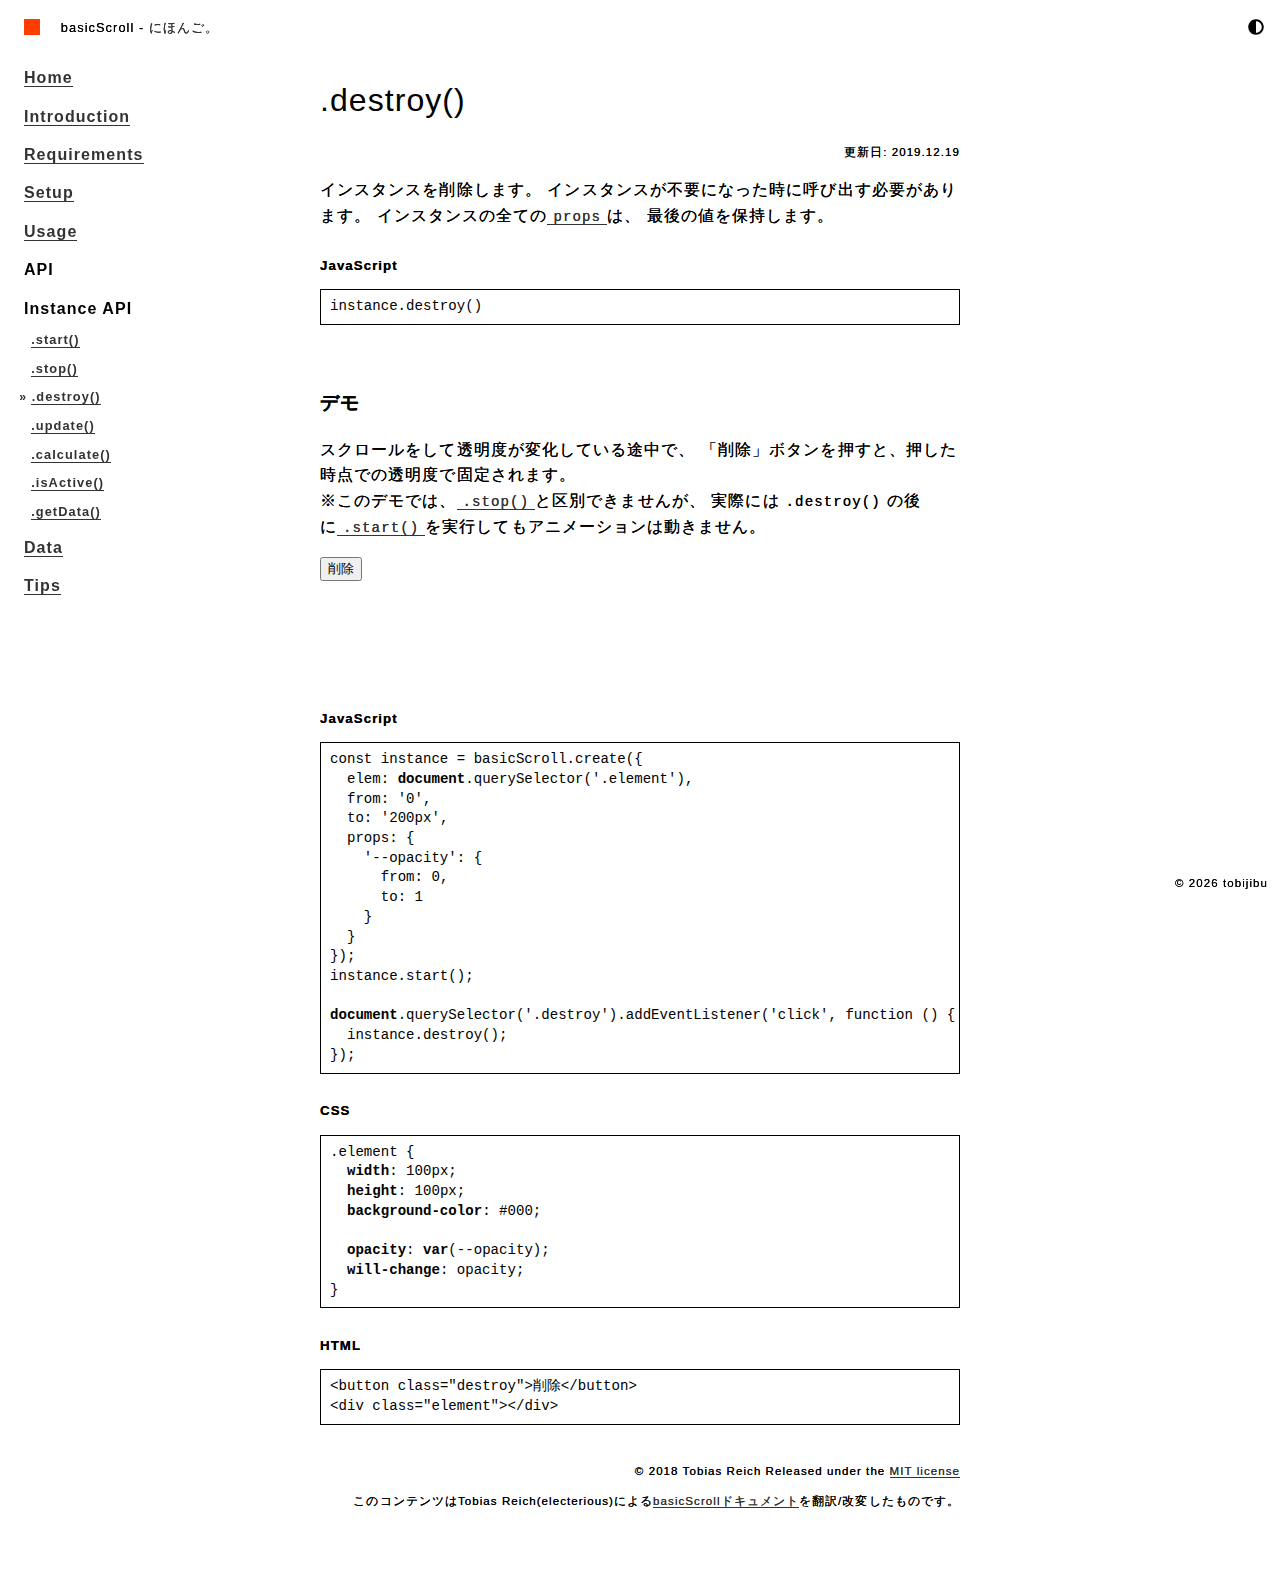
<file: instance-api/destroy.html>
<!DOCTYPE html>
<html lang="ja">
  <head>
    <meta charset="UTF-8">
    <meta name="viewport" content="width=device-width, initial-scale=1">
    <title>.destroy() | basicScroll - にほんご。</title>
    <meta http-equiv="X-UA-Compatible" content="IE=edge">
    <meta property="og:title" content=".destroy() | basicScroll - にほんご。">
    <meta property="og:url">
    <meta property="og:type" content="article">
    <link rel="icon" href="https://tr.you84815.space/basicscroll/favicon.ico">
    <link rel="stylesheet" type="text/css" href="../css/main.css">
    <link id="theme_style" rel="stylesheet" type="text/css" href="">
    <script id="srcTheme" src="../js/toggleTheme.js" data-dir="basicscroll"></script>
    <script>
      (function(i,s,o,g,r,a,m){i['GoogleAnalyticsObject']=r;i[r]=i[r]||function(){
      (i[r].q=i[r].q||[]).push(arguments)},i[r].l=1*new Date();a=s.createElement(o),
      m=s.getElementsByTagName(o)[0];a.async=1;a.src=g;m.parentNode.insertBefore(a,m)
      })(window,document,'script','https://www.google-analytics.com/analytics.js','ga');
      ga('create', 'UA-106478577-1', 'auto');
    </script>
  </head>
  <body>
    <div id="container">
      <header>
        <div class="icon"><a class="no-barba" href="https://tr.you84815.space/">
            <svg width="16" height="16">
              <rect width="16" height="16" fill="#e0e0e0"></rect>
            </svg></a></div>
        <div class="navi_toggle" onclick="toggleMenu()">
          <svg id="menu_close" width="24" height="24" viewBox="0 0 24 24">
            <path d="M19 6.41L17.59 5 12 10.59 6.41 5 5 6.41 10.59 12 5 17.59 6.41 19 12 13.41 17.59 19 19 17.59 13.41 12z"></path>
            <path d="M0 0h24v24H0z" fill="none"></path>
          </svg>
          <svg id="menu_open" width="24" height="24" viewBox="0 0 24 24">
            <path d="M0 0h24v24H0z" fill="none"></path>
            <path d="M3 18h18v-2H3v2zm0-5h18v-2H3v2zm0-7v2h18V6H3z"></path>
          </svg>
        </div>
        <div class="title">basicScroll - <a class="no-barba" href="https://tr.you84815.space/">にほんご。</a></div><span id="toggleTheme">
          <svg role="img" width="16" height="16" xmlns="http://www.w3.org/2000/svg" viewBox="0 0 512 512">
            <path d="M8 256c0 136.966 111.033 248 248 248s248-111.034 248-248S392.966 8 256 8 8 119.033 8 256zm248 184V72c101.705 0 184 82.311 184 184 0 101.705-82.311 184-184 184z"></path>
          </svg></span>
      </header>
      <div class="navi" id="navi">
        <ul class="menu">
          <li><a class="index" href="../index.html">Home</a></li>
          <li><a class="introduction" href="../introduction.html">Introduction</a></li>
          <li><a class="requirements" href="../requirements.html">Requirements</a></li>
          <li><a class="setup" href="../setup.html">Setup</a></li>
          <li><a class="usage" href="../usage.html">Usage</a></li>
          <li><span onclick="toggleApi()">API</span>
            <ul class="hidden" id="navi_api">
              <li><a href="../api/create.html">.create()</a></li>
            </ul>
          </li>
          <li><span onclick="toggleInstanceApi()">Instance API</span>
            <ul id="navi_instanceApi">
              <li><a href="../instance-api/start.html">.start()</a></li>
              <li><a href="../instance-api/stop.html">.stop()</a></li>
              <li><a class="active" href="../instance-api/destroy.html">.destroy()</a></li>
              <li><a href="../instance-api/update.html">.update()</a></li>
              <li><a href="../instance-api/calculate.html">.calculate()</a></li>
              <li><a href="../instance-api/isActive.html">.isActive()</a></li>
              <li><a href="../instance-api/getData.html">.getData()</a></li>
            </ul>
          </li>
          <li><a class="data" href="../data.html">Data</a>
            <ul class="hidden" id="navi_data">
              <li><a href="../data.html#dom-element">DOM Element/Node</a></li>
              <li><a href="../data.html#start-stop">開始＆停止位置</a></li>
              <li><a href="../data.html#direct-mode">ダイレクトモード</a></li>
              <li><a href="../data.html#window-size">ウィンドウサイズ変更の検知</a></li>
              <li><a href="../data.html#callback">コールバック関数</a></li>
              <li><a href="../data.html#props">Props</a></li>
              <li><a href="../data.html#start-end">開始と終了の値</a></li>
              <li><a href="../data.html#animation">アニメーションのイージング</a></li>
            </ul>
          </li>
          <li><a class="tips" href="../tips.html">Tips</a></li>
        </ul>
      </div>
      <div id="content">
        <div id="main">
          <div id="barba-wrapper">
            <div class="barba-container">
              <h1>.destroy()</h1>
              <div id="update_date"><span>更新日: 2019.12.19
</span>
              </div>
              <p>
                インスタンスを削除します。
                インスタンスが不要になった時に呼び出す必要があります。
                インスタンスの全ての<a href="../data.html#props"><code>props</code></a>は、
                最後の値を保持します。
              </p>
              <h5>JavaScript</h5>
              <pre><code>instance.destroy()</code></pre><br>
              <h3>デモ</h3>
              <p>
                スクロールをして透明度が変化している途中で、
                「削除」ボタンを押すと、押した時点での透明度で固定されます。<br>※このデモでは、<a href="./stop.html"><code>.stop()</code></a>と区別できませんが、
                実際には<code>.destroy()</code>の後に<a href="./start.html"><code>.start()</code></a>を実行してもアニメーションは動きません。
              </p>
              <button class="destroy">削除</button>
              <div class="element"></div>
              <h5>JavaScript</h5>
              <pre><code><span class="hljs-keyword">const</span> instance = basicScroll.create({
  <span class="hljs-attr">elem</span>: <span class="hljs-built_in">document</span>.querySelector(<span class="hljs-string">'.element'</span>),
  <span class="hljs-attr">from</span>: <span class="hljs-string">'0'</span>,
  <span class="hljs-attr">to</span>: <span class="hljs-string">'200px'</span>,
  <span class="hljs-attr">props</span>: {
    <span class="hljs-string">'--opacity'</span>: {
      <span class="hljs-attr">from</span>: <span class="hljs-number">0</span>,
      <span class="hljs-attr">to</span>: <span class="hljs-number">1</span>
    }
  }
});
instance.start();

<span class="hljs-built_in">document</span>.querySelector(<span class="hljs-string">'.destroy'</span>).addEventListener(<span class="hljs-string">'click'</span>, <span class="hljs-function"><span class="hljs-keyword">function</span> (<span class="hljs-params"></span>) </span>{
  instance.destroy();
});
</code></pre>
              <h5>CSS</h5>
              <pre><code><span class="hljs-selector-class">.element</span> {
  <span class="hljs-attribute">width</span>: <span class="hljs-number">100px</span>;
  <span class="hljs-attribute">height</span>: <span class="hljs-number">100px</span>;
  <span class="hljs-attribute">background-color</span>: <span class="hljs-number">#000</span>;

  <span class="hljs-attribute">opacity</span>: <span class="hljs-built_in">var</span>(--opacity);
  <span class="hljs-attribute">will-change</span>: opacity;
}
</code></pre>
              <h5>HTML</h5>
              <pre><code><span class="hljs-tag">&lt;<span class="hljs-name">button</span> <span class="hljs-attr">class</span>=<span class="hljs-string">"destroy"</span>&gt;</span>削除<span class="hljs-tag">&lt;/<span class="hljs-name">button</span>&gt;</span>
<span class="hljs-tag">&lt;<span class="hljs-name">div</span> <span class="hljs-attr">class</span>=<span class="hljs-string">"element"</span>&gt;</span><span class="hljs-tag">&lt;/<span class="hljs-name">div</span>&gt;</span></code></pre>
              <style>
                .element {
                  width: 100px;
                  height: 100px;
                
                  opacity: var(--opacity);
                  will-change: opacity;
                }
                
                
              </style>
              <script class="load">
                createObj = function() {
                  if (document.querySelector('.element')) {
                    const instance = basicScroll.create({
                      elem: document.querySelector('.element'),
                      from: '0',
                      to: '200px',
                      props: {
                        '--opacity': {
                          from: 0,
                          to: 1
                        }
                      }
                    });
                    instance.start();
                
                    document.querySelector('.destroy').addEventListener('click', function () {
                      instance.destroy();
                    });
                  }
                };
              </script><br>
              <div class="license">
                <p>
                  &copy; 2018
                   Tobias Reich Released under the <a href="https://github.com/electerious/basicScroll/blob/master/LICENSE">MIT license</a>
                </p>
                <p>このコンテンツはTobias Reich(electerious)による<a href="https://github.com/electerious/basicScroll">basicScrollドキュメント</a>を翻訳/改変したものです。</p>
              </div>
            </div>
          </div>
        </div>
      </div>
      <footer><span>&copy; <span id="copy_year">2017</span> tobijibu</span></footer>
    </div>
    <noscript id="deferred-styles">
      <link href="../css/lazy.css" rel="stylesheet">
    </noscript>
    <script src="../js/main.js" defer></script>
    <script src="../js/basicScroll.min.js"></script>
    <div id="src" hidden></div>
  </body>
</html>
</file>
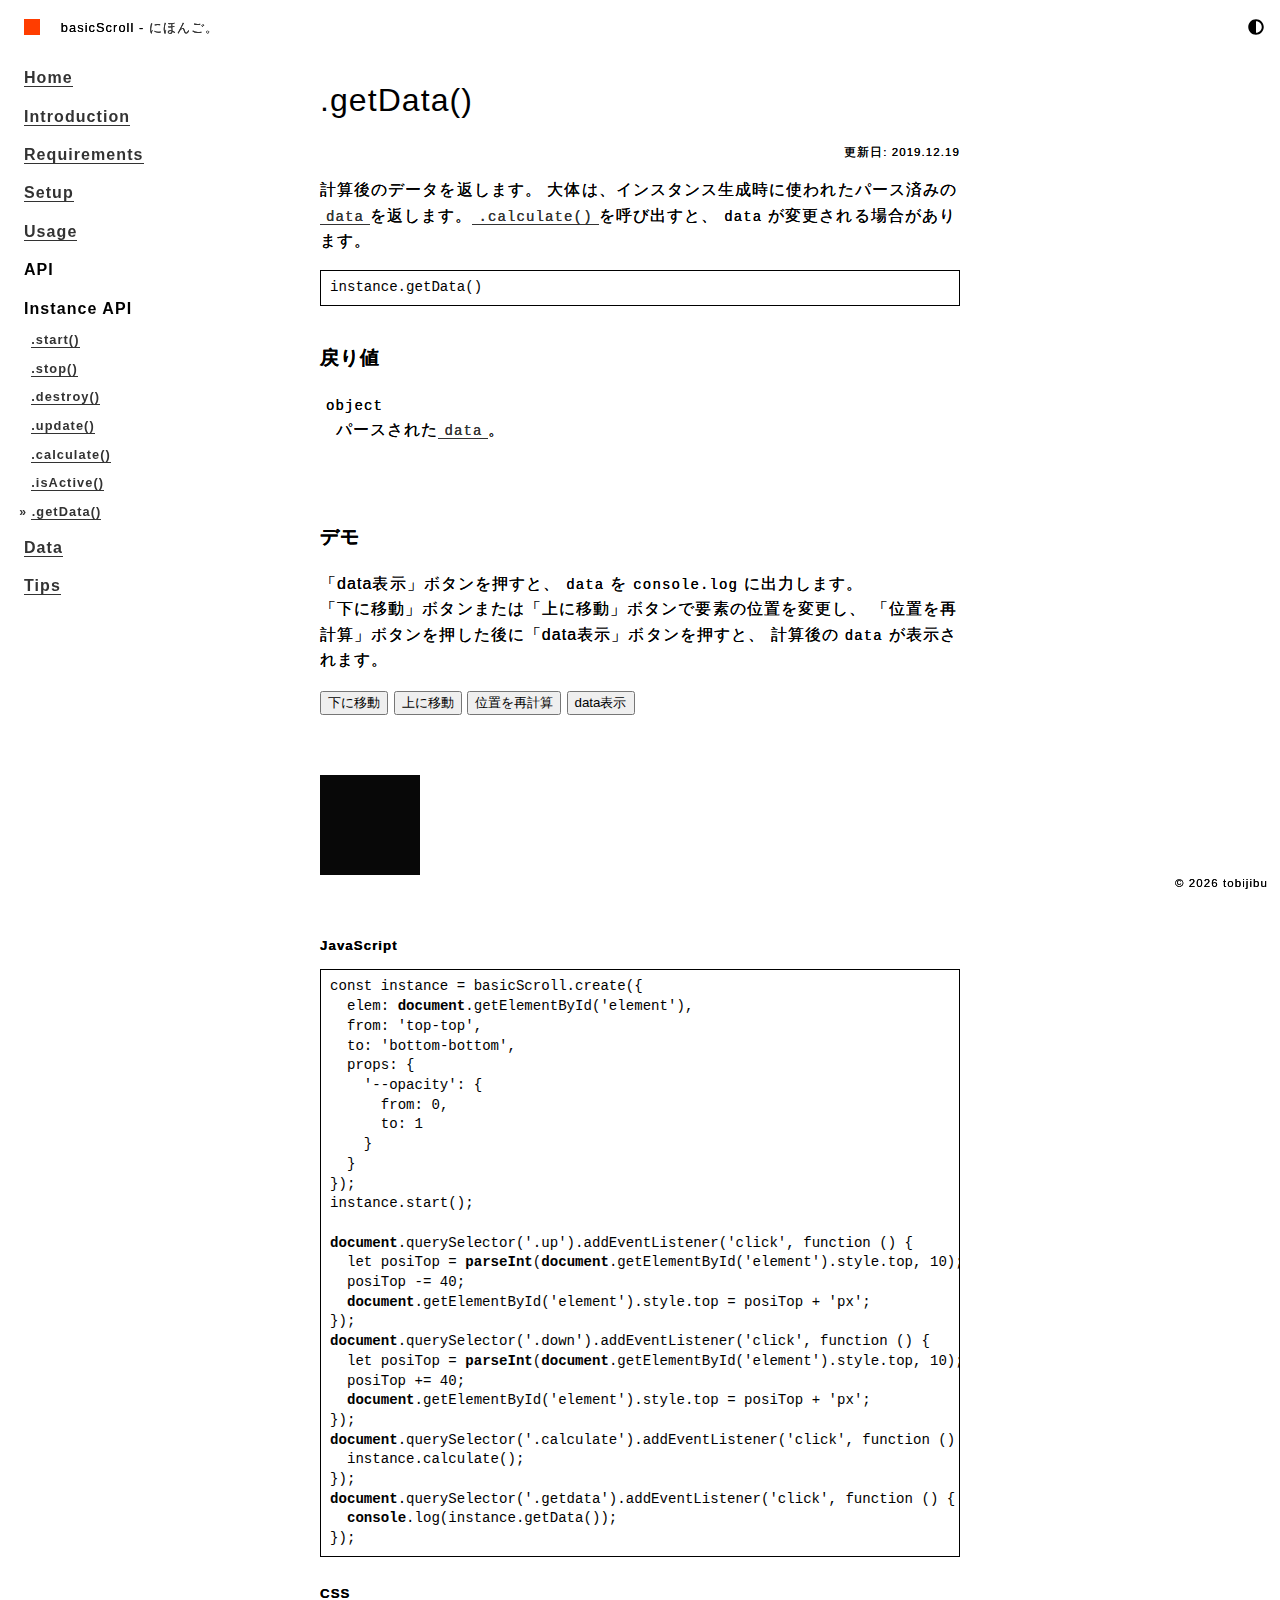
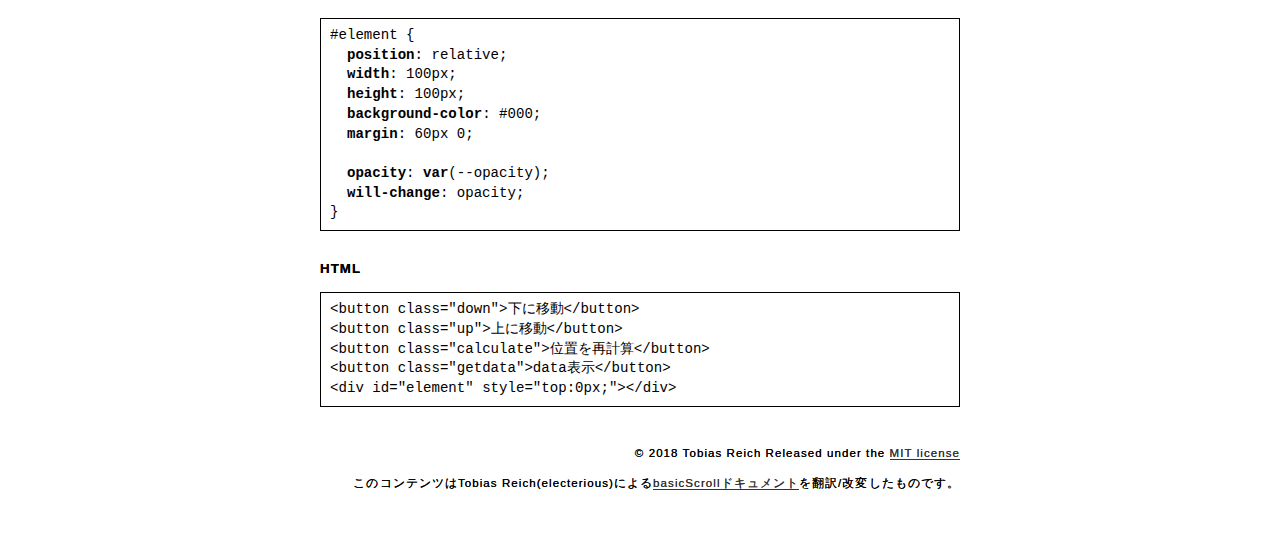
<file: instance-api/getData.html>
<!DOCTYPE html>
<html lang="ja">
  <head>
    <meta charset="UTF-8">
    <meta name="viewport" content="width=device-width, initial-scale=1">
    <title>.getData() | basicScroll - にほんご。</title>
    <meta http-equiv="X-UA-Compatible" content="IE=edge">
    <meta property="og:title" content=".getData() | basicScroll - にほんご。">
    <meta property="og:url">
    <meta property="og:type" content="article">
    <link rel="icon" href="https://tr.you84815.space/basicscroll/favicon.ico">
    <link rel="stylesheet" type="text/css" href="../css/main.css">
    <link id="theme_style" rel="stylesheet" type="text/css" href="">
    <script id="srcTheme" src="../js/toggleTheme.js" data-dir="basicscroll"></script>
    <script>
      (function(i,s,o,g,r,a,m){i['GoogleAnalyticsObject']=r;i[r]=i[r]||function(){
      (i[r].q=i[r].q||[]).push(arguments)},i[r].l=1*new Date();a=s.createElement(o),
      m=s.getElementsByTagName(o)[0];a.async=1;a.src=g;m.parentNode.insertBefore(a,m)
      })(window,document,'script','https://www.google-analytics.com/analytics.js','ga');
      ga('create', 'UA-106478577-1', 'auto');
    </script>
  </head>
  <body>
    <div id="container">
      <header>
        <div class="icon"><a class="no-barba" href="https://tr.you84815.space/">
            <svg width="16" height="16">
              <rect width="16" height="16" fill="#e0e0e0"></rect>
            </svg></a></div>
        <div class="navi_toggle" onclick="toggleMenu()">
          <svg id="menu_close" width="24" height="24" viewBox="0 0 24 24">
            <path d="M19 6.41L17.59 5 12 10.59 6.41 5 5 6.41 10.59 12 5 17.59 6.41 19 12 13.41 17.59 19 19 17.59 13.41 12z"></path>
            <path d="M0 0h24v24H0z" fill="none"></path>
          </svg>
          <svg id="menu_open" width="24" height="24" viewBox="0 0 24 24">
            <path d="M0 0h24v24H0z" fill="none"></path>
            <path d="M3 18h18v-2H3v2zm0-5h18v-2H3v2zm0-7v2h18V6H3z"></path>
          </svg>
        </div>
        <div class="title">basicScroll - <a class="no-barba" href="https://tr.you84815.space/">にほんご。</a></div><span id="toggleTheme">
          <svg role="img" width="16" height="16" xmlns="http://www.w3.org/2000/svg" viewBox="0 0 512 512">
            <path d="M8 256c0 136.966 111.033 248 248 248s248-111.034 248-248S392.966 8 256 8 8 119.033 8 256zm248 184V72c101.705 0 184 82.311 184 184 0 101.705-82.311 184-184 184z"></path>
          </svg></span>
      </header>
      <div class="navi" id="navi">
        <ul class="menu">
          <li><a class="index" href="../index.html">Home</a></li>
          <li><a class="introduction" href="../introduction.html">Introduction</a></li>
          <li><a class="requirements" href="../requirements.html">Requirements</a></li>
          <li><a class="setup" href="../setup.html">Setup</a></li>
          <li><a class="usage" href="../usage.html">Usage</a></li>
          <li><span onclick="toggleApi()">API</span>
            <ul class="hidden" id="navi_api">
              <li><a href="../api/create.html">.create()</a></li>
            </ul>
          </li>
          <li><span onclick="toggleInstanceApi()">Instance API</span>
            <ul id="navi_instanceApi">
              <li><a href="../instance-api/start.html">.start()</a></li>
              <li><a href="../instance-api/stop.html">.stop()</a></li>
              <li><a href="../instance-api/destroy.html">.destroy()</a></li>
              <li><a href="../instance-api/update.html">.update()</a></li>
              <li><a href="../instance-api/calculate.html">.calculate()</a></li>
              <li><a href="../instance-api/isActive.html">.isActive()</a></li>
              <li><a class="active" href="../instance-api/getData.html">.getData()</a></li>
            </ul>
          </li>
          <li><a class="data" href="../data.html">Data</a>
            <ul class="hidden" id="navi_data">
              <li><a href="../data.html#dom-element">DOM Element/Node</a></li>
              <li><a href="../data.html#start-stop">開始＆停止位置</a></li>
              <li><a href="../data.html#direct-mode">ダイレクトモード</a></li>
              <li><a href="../data.html#window-size">ウィンドウサイズ変更の検知</a></li>
              <li><a href="../data.html#callback">コールバック関数</a></li>
              <li><a href="../data.html#props">Props</a></li>
              <li><a href="../data.html#start-end">開始と終了の値</a></li>
              <li><a href="../data.html#animation">アニメーションのイージング</a></li>
            </ul>
          </li>
          <li><a class="tips" href="../tips.html">Tips</a></li>
        </ul>
      </div>
      <div id="content">
        <div id="main">
          <div id="barba-wrapper">
            <div class="barba-container">
              <h1>.getData()</h1>
              <div id="update_date"><span>更新日: 2019.12.19
</span>
              </div>
              <p>
                計算後のデータを返します。
                大体は、インスタンス生成時に使われたパース済みの<a href="../data.html"><code>data</code></a>を返します。<a href="./calculate.html"><code>.calculate()</code></a>を呼び出すと、<code>data</code>が変更される場合があります。
              </p>
              <pre><code>instance.getData()
</code></pre>
              <h3>戻り値</h3>
              <dl>
                <dt><code>object</code></dt>
                <dd>パースされた<a href="../data.html"><code>data</code></a>。</dd>
              </dl><br>
              <h3>デモ</h3>
              <p>「data表示」ボタンを押すと、<code>data</code>を<code>console.log</code>に出力します。<br>「下に移動」ボタンまたは「上に移動」ボタンで要素の位置を変更し、
                「位置を再計算」ボタンを押した後に「data表示」ボタンを押すと、
                計算後の<code>data</code>が表示されます。
              </p>
              <button class="down">下に移動</button>
              <button class="up">上に移動</button>
              <button class="calculate">位置を再計算</button>
              <button class="getdata">data表示</button>
              <div id="element" style="top:0px;"></div>
              <h5>JavaScript</h5>
              <pre><code><span class="hljs-keyword">const</span> instance = basicScroll.create({
  <span class="hljs-attr">elem</span>: <span class="hljs-built_in">document</span>.getElementById(<span class="hljs-string">'element'</span>),
  <span class="hljs-attr">from</span>: <span class="hljs-string">'top-top'</span>,
  <span class="hljs-attr">to</span>: <span class="hljs-string">'bottom-bottom'</span>,
  <span class="hljs-attr">props</span>: {
    <span class="hljs-string">'--opacity'</span>: {
      <span class="hljs-attr">from</span>: <span class="hljs-number">0</span>,
      <span class="hljs-attr">to</span>: <span class="hljs-number">1</span>
    }
  }
});
instance.start();

<span class="hljs-built_in">document</span>.querySelector(<span class="hljs-string">'.up'</span>).addEventListener(<span class="hljs-string">'click'</span>, <span class="hljs-function"><span class="hljs-keyword">function</span> (<span class="hljs-params"></span>) </span>{
  <span class="hljs-keyword">let</span> posiTop = <span class="hljs-built_in">parseInt</span>(<span class="hljs-built_in">document</span>.getElementById(<span class="hljs-string">'element'</span>).style.top, <span class="hljs-number">10</span>);
  posiTop -= <span class="hljs-number">40</span>;
  <span class="hljs-built_in">document</span>.getElementById(<span class="hljs-string">'element'</span>).style.top = posiTop + <span class="hljs-string">'px'</span>;
});
<span class="hljs-built_in">document</span>.querySelector(<span class="hljs-string">'.down'</span>).addEventListener(<span class="hljs-string">'click'</span>, <span class="hljs-function"><span class="hljs-keyword">function</span> (<span class="hljs-params"></span>) </span>{
  <span class="hljs-keyword">let</span> posiTop = <span class="hljs-built_in">parseInt</span>(<span class="hljs-built_in">document</span>.getElementById(<span class="hljs-string">'element'</span>).style.top, <span class="hljs-number">10</span>);
  posiTop += <span class="hljs-number">40</span>;
  <span class="hljs-built_in">document</span>.getElementById(<span class="hljs-string">'element'</span>).style.top = posiTop + <span class="hljs-string">'px'</span>;
});
<span class="hljs-built_in">document</span>.querySelector(<span class="hljs-string">'.calculate'</span>).addEventListener(<span class="hljs-string">'click'</span>, <span class="hljs-function"><span class="hljs-keyword">function</span> (<span class="hljs-params"></span>) </span>{
  instance.calculate();
});
<span class="hljs-built_in">document</span>.querySelector(<span class="hljs-string">'.getdata'</span>).addEventListener(<span class="hljs-string">'click'</span>, <span class="hljs-function"><span class="hljs-keyword">function</span> (<span class="hljs-params"></span>) </span>{
  <span class="hljs-built_in">console</span>.log(instance.getData());
});
</code></pre>
              <h5>CSS</h5>
              <pre><code><span class="hljs-selector-id">#element</span> {
  <span class="hljs-attribute">position</span>: relative;
  <span class="hljs-attribute">width</span>: <span class="hljs-number">100px</span>;
  <span class="hljs-attribute">height</span>: <span class="hljs-number">100px</span>;
  <span class="hljs-attribute">background-color</span>: <span class="hljs-number">#000</span>;
  <span class="hljs-attribute">margin</span>: <span class="hljs-number">60px</span> <span class="hljs-number">0</span>;

  <span class="hljs-attribute">opacity</span>: <span class="hljs-built_in">var</span>(--opacity);
  <span class="hljs-attribute">will-change</span>: opacity;
}
</code></pre>
              <h5>HTML</h5>
              <pre><code><span class="hljs-tag">&lt;<span class="hljs-name">button</span> <span class="hljs-attr">class</span>=<span class="hljs-string">"down"</span>&gt;</span>下に移動<span class="hljs-tag">&lt;/<span class="hljs-name">button</span>&gt;</span>
<span class="hljs-tag">&lt;<span class="hljs-name">button</span> <span class="hljs-attr">class</span>=<span class="hljs-string">"up"</span>&gt;</span>上に移動<span class="hljs-tag">&lt;/<span class="hljs-name">button</span>&gt;</span>
<span class="hljs-tag">&lt;<span class="hljs-name">button</span> <span class="hljs-attr">class</span>=<span class="hljs-string">"calculate"</span>&gt;</span>位置を再計算<span class="hljs-tag">&lt;/<span class="hljs-name">button</span>&gt;</span>
<span class="hljs-tag">&lt;<span class="hljs-name">button</span> <span class="hljs-attr">class</span>=<span class="hljs-string">"getdata"</span>&gt;</span>data表示<span class="hljs-tag">&lt;/<span class="hljs-name">button</span>&gt;</span>
<span class="hljs-tag">&lt;<span class="hljs-name">div</span> <span class="hljs-attr">id</span>=<span class="hljs-string">"element"</span> <span class="hljs-attr">style</span>=<span class="hljs-string">"top:0px;"</span>&gt;</span><span class="hljs-tag">&lt;/<span class="hljs-name">div</span>&gt;</span></code></pre>
              <style>
                #element {
                  position: relative;
                  width: 100px;
                  height: 100px;
                  margin: 60px 0;
                
                  opacity: var(--opacity);
                  will-change: opacity;
                }
                
                
              </style>
              <script class="load">
                createObj = function() {
                  if (document.getElementById('element')) {
                    const instance = basicScroll.create({
                      elem: document.getElementById('element'),
                      from: 'top-top',
                      to: 'bottom-bottom',
                      props: {
                        '--opacity': {
                          from: 0,
                          to: 1
                        }
                      }
                    });
                    instance.start();
                
                    document.querySelector('.up').addEventListener('click', function () {
                      let posiTop = parseInt(document.getElementById('element').style.top, 10);
                      posiTop -= 40;
                      document.getElementById('element').style.top = posiTop + 'px';
                    });
                    document.querySelector('.down').addEventListener('click', function () {
                      let posiTop = parseInt(document.getElementById('element').style.top, 10);
                      posiTop += 40;
                      document.getElementById('element').style.top = posiTop + 'px';
                    });
                    document.querySelector('.calculate').addEventListener('click', function () {
                      instance.calculate();
                    });
                    document.querySelector('.getdata').addEventListener('click', function () {
                      console.log(instance.getData());
                    });
                  }
                };
              </script><br>
              <div class="license">
                <p>
                  &copy; 2018
                   Tobias Reich Released under the <a href="https://github.com/electerious/basicScroll/blob/master/LICENSE">MIT license</a>
                </p>
                <p>このコンテンツはTobias Reich(electerious)による<a href="https://github.com/electerious/basicScroll">basicScrollドキュメント</a>を翻訳/改変したものです。</p>
              </div>
            </div>
          </div>
        </div>
      </div>
      <footer><span>&copy; <span id="copy_year">2017</span> tobijibu</span></footer>
    </div>
    <noscript id="deferred-styles">
      <link href="../css/lazy.css" rel="stylesheet">
    </noscript>
    <script src="../js/main.js" defer></script>
    <script src="../js/basicScroll.min.js"></script>
    <div id="src" hidden></div>
  </body>
</html>
</file>
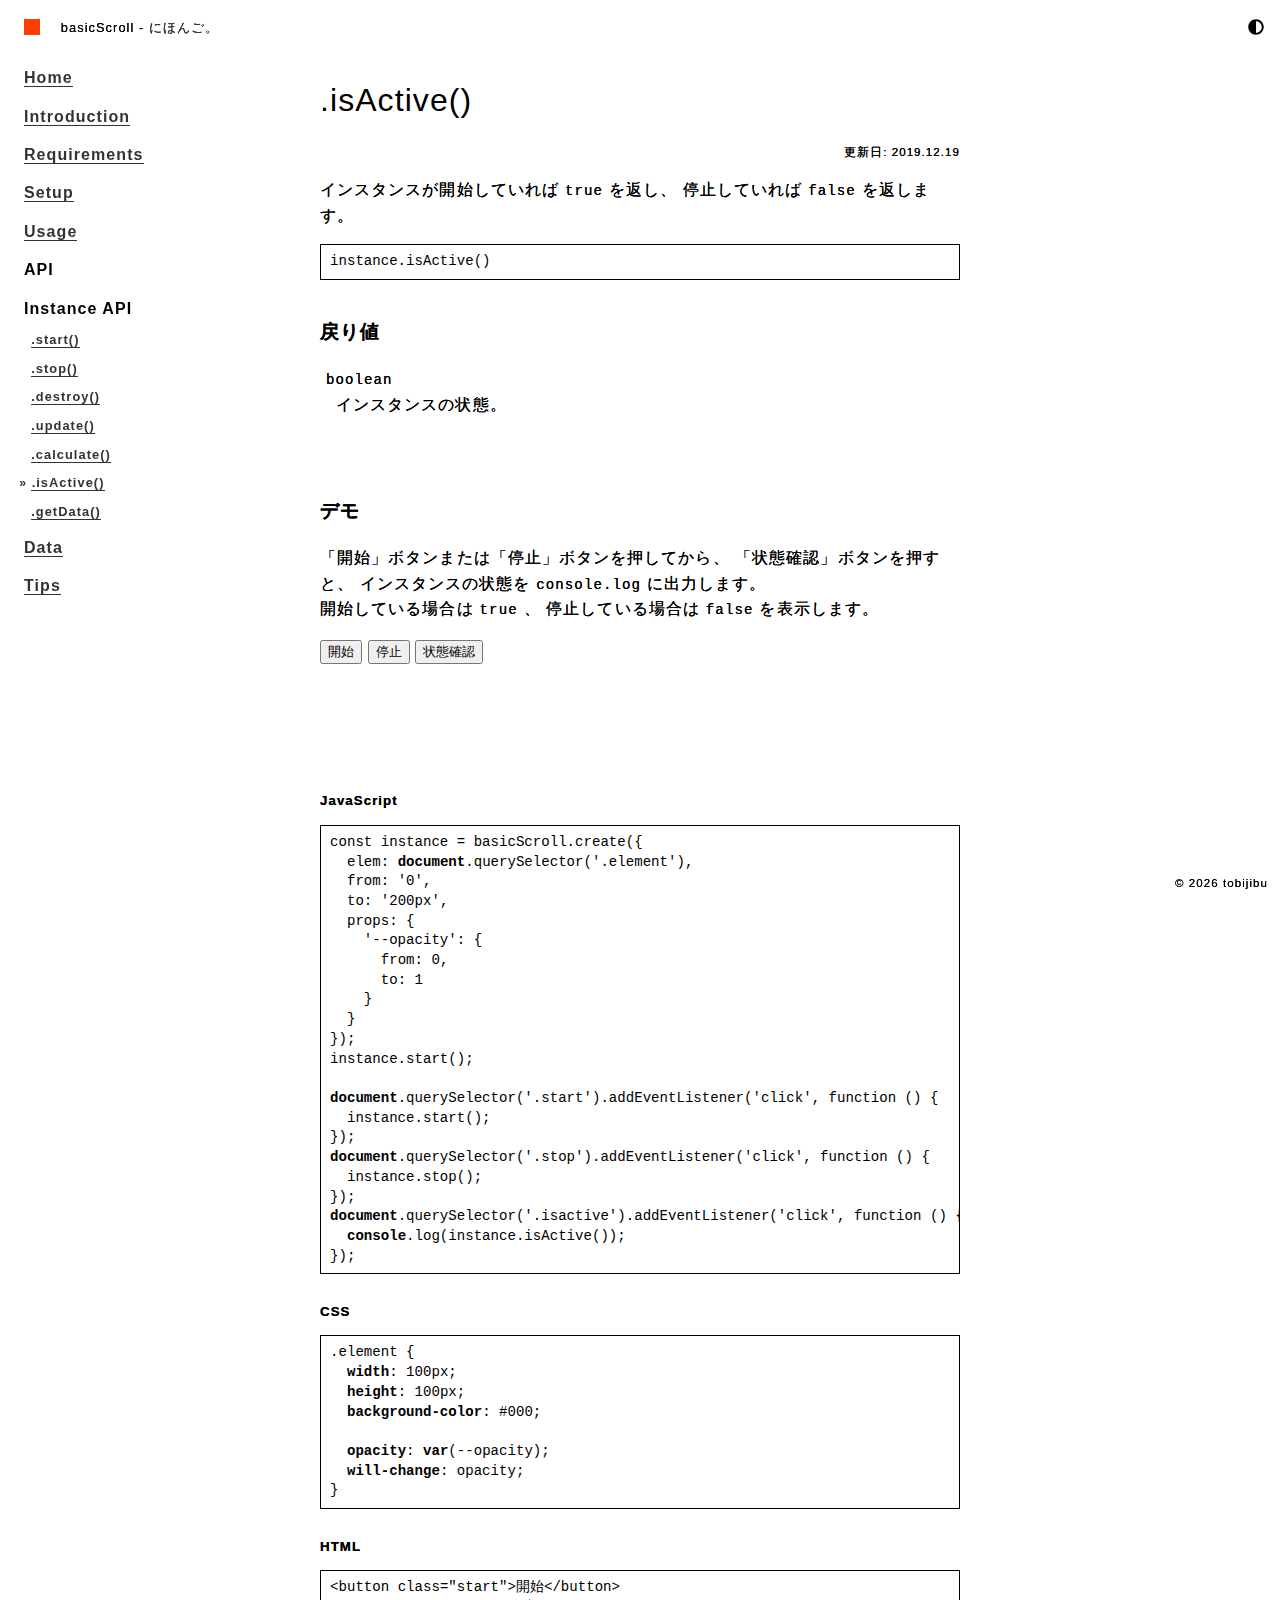
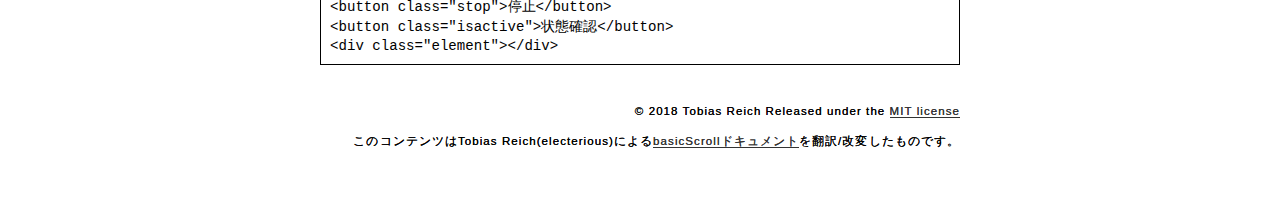
<file: instance-api/isActive.html>
<!DOCTYPE html>
<html lang="ja">
  <head>
    <meta charset="UTF-8">
    <meta name="viewport" content="width=device-width, initial-scale=1">
    <title>.isActive() | basicScroll - にほんご。</title>
    <meta http-equiv="X-UA-Compatible" content="IE=edge">
    <meta property="og:title" content=".isActive() | basicScroll - にほんご。">
    <meta property="og:url">
    <meta property="og:type" content="article">
    <link rel="icon" href="https://tr.you84815.space/basicscroll/favicon.ico">
    <link rel="stylesheet" type="text/css" href="../css/main.css">
    <link id="theme_style" rel="stylesheet" type="text/css" href="">
    <script id="srcTheme" src="../js/toggleTheme.js" data-dir="basicscroll"></script>
    <script>
      (function(i,s,o,g,r,a,m){i['GoogleAnalyticsObject']=r;i[r]=i[r]||function(){
      (i[r].q=i[r].q||[]).push(arguments)},i[r].l=1*new Date();a=s.createElement(o),
      m=s.getElementsByTagName(o)[0];a.async=1;a.src=g;m.parentNode.insertBefore(a,m)
      })(window,document,'script','https://www.google-analytics.com/analytics.js','ga');
      ga('create', 'UA-106478577-1', 'auto');
    </script>
  </head>
  <body>
    <div id="container">
      <header>
        <div class="icon"><a class="no-barba" href="https://tr.you84815.space/">
            <svg width="16" height="16">
              <rect width="16" height="16" fill="#e0e0e0"></rect>
            </svg></a></div>
        <div class="navi_toggle" onclick="toggleMenu()">
          <svg id="menu_close" width="24" height="24" viewBox="0 0 24 24">
            <path d="M19 6.41L17.59 5 12 10.59 6.41 5 5 6.41 10.59 12 5 17.59 6.41 19 12 13.41 17.59 19 19 17.59 13.41 12z"></path>
            <path d="M0 0h24v24H0z" fill="none"></path>
          </svg>
          <svg id="menu_open" width="24" height="24" viewBox="0 0 24 24">
            <path d="M0 0h24v24H0z" fill="none"></path>
            <path d="M3 18h18v-2H3v2zm0-5h18v-2H3v2zm0-7v2h18V6H3z"></path>
          </svg>
        </div>
        <div class="title">basicScroll - <a class="no-barba" href="https://tr.you84815.space/">にほんご。</a></div><span id="toggleTheme">
          <svg role="img" width="16" height="16" xmlns="http://www.w3.org/2000/svg" viewBox="0 0 512 512">
            <path d="M8 256c0 136.966 111.033 248 248 248s248-111.034 248-248S392.966 8 256 8 8 119.033 8 256zm248 184V72c101.705 0 184 82.311 184 184 0 101.705-82.311 184-184 184z"></path>
          </svg></span>
      </header>
      <div class="navi" id="navi">
        <ul class="menu">
          <li><a class="index" href="../index.html">Home</a></li>
          <li><a class="introduction" href="../introduction.html">Introduction</a></li>
          <li><a class="requirements" href="../requirements.html">Requirements</a></li>
          <li><a class="setup" href="../setup.html">Setup</a></li>
          <li><a class="usage" href="../usage.html">Usage</a></li>
          <li><span onclick="toggleApi()">API</span>
            <ul class="hidden" id="navi_api">
              <li><a href="../api/create.html">.create()</a></li>
            </ul>
          </li>
          <li><span onclick="toggleInstanceApi()">Instance API</span>
            <ul id="navi_instanceApi">
              <li><a href="../instance-api/start.html">.start()</a></li>
              <li><a href="../instance-api/stop.html">.stop()</a></li>
              <li><a href="../instance-api/destroy.html">.destroy()</a></li>
              <li><a href="../instance-api/update.html">.update()</a></li>
              <li><a href="../instance-api/calculate.html">.calculate()</a></li>
              <li><a class="active" href="../instance-api/isActive.html">.isActive()</a></li>
              <li><a href="../instance-api/getData.html">.getData()</a></li>
            </ul>
          </li>
          <li><a class="data" href="../data.html">Data</a>
            <ul class="hidden" id="navi_data">
              <li><a href="../data.html#dom-element">DOM Element/Node</a></li>
              <li><a href="../data.html#start-stop">開始＆停止位置</a></li>
              <li><a href="../data.html#direct-mode">ダイレクトモード</a></li>
              <li><a href="../data.html#window-size">ウィンドウサイズ変更の検知</a></li>
              <li><a href="../data.html#callback">コールバック関数</a></li>
              <li><a href="../data.html#props">Props</a></li>
              <li><a href="../data.html#start-end">開始と終了の値</a></li>
              <li><a href="../data.html#animation">アニメーションのイージング</a></li>
            </ul>
          </li>
          <li><a class="tips" href="../tips.html">Tips</a></li>
        </ul>
      </div>
      <div id="content">
        <div id="main">
          <div id="barba-wrapper">
            <div class="barba-container">
              <h1>.isActive()</h1>
              <div id="update_date"><span>更新日: 2019.12.19
</span>
              </div>
              <p>インスタンスが開始していれば<code>true</code>を返し、
                停止していれば<code>false</code>を返します。
              </p>
              <pre><code>instance.isActive()
</code></pre>
              <h3>戻り値</h3>
              <dl>
                <dt><code>boolean</code></dt>
                <dd>インスタンスの状態。</dd>
              </dl><br>
              <h3>デモ</h3>
              <p>
                「開始」ボタンまたは「停止」ボタンを押してから、
                「状態確認」ボタンを押すと、
                インスタンスの状態を<code>console.log</code>に出力します。<br>開始している場合は<code>true</code>、
                停止している場合は<code>false</code>を表示します。
              </p>
              <button class="start">開始</button>
              <button class="stop">停止</button>
              <button class="isactive">状態確認</button>
              <div class="element"></div>
              <h5>JavaScript</h5>
              <pre><code><span class="hljs-keyword">const</span> instance = basicScroll.create({
  <span class="hljs-attr">elem</span>: <span class="hljs-built_in">document</span>.querySelector(<span class="hljs-string">'.element'</span>),
  <span class="hljs-attr">from</span>: <span class="hljs-string">'0'</span>,
  <span class="hljs-attr">to</span>: <span class="hljs-string">'200px'</span>,
  <span class="hljs-attr">props</span>: {
    <span class="hljs-string">'--opacity'</span>: {
      <span class="hljs-attr">from</span>: <span class="hljs-number">0</span>,
      <span class="hljs-attr">to</span>: <span class="hljs-number">1</span>
    }
  }
});
instance.start();

<span class="hljs-built_in">document</span>.querySelector(<span class="hljs-string">'.start'</span>).addEventListener(<span class="hljs-string">'click'</span>, <span class="hljs-function"><span class="hljs-keyword">function</span> (<span class="hljs-params"></span>) </span>{
  instance.start();
});
<span class="hljs-built_in">document</span>.querySelector(<span class="hljs-string">'.stop'</span>).addEventListener(<span class="hljs-string">'click'</span>, <span class="hljs-function"><span class="hljs-keyword">function</span> (<span class="hljs-params"></span>) </span>{
  instance.stop();
});
<span class="hljs-built_in">document</span>.querySelector(<span class="hljs-string">'.isactive'</span>).addEventListener(<span class="hljs-string">'click'</span>, <span class="hljs-function"><span class="hljs-keyword">function</span> (<span class="hljs-params"></span>) </span>{
  <span class="hljs-built_in">console</span>.log(instance.isActive());
});
</code></pre>
              <h5>CSS</h5>
              <pre><code><span class="hljs-selector-class">.element</span> {
  <span class="hljs-attribute">width</span>: <span class="hljs-number">100px</span>;
  <span class="hljs-attribute">height</span>: <span class="hljs-number">100px</span>;
  <span class="hljs-attribute">background-color</span>: <span class="hljs-number">#000</span>;

  <span class="hljs-attribute">opacity</span>: <span class="hljs-built_in">var</span>(--opacity);
  <span class="hljs-attribute">will-change</span>: opacity;
}
</code></pre>
              <h5>HTML</h5>
              <pre><code><span class="hljs-tag">&lt;<span class="hljs-name">button</span> <span class="hljs-attr">class</span>=<span class="hljs-string">"start"</span>&gt;</span>開始<span class="hljs-tag">&lt;/<span class="hljs-name">button</span>&gt;</span>
<span class="hljs-tag">&lt;<span class="hljs-name">button</span> <span class="hljs-attr">class</span>=<span class="hljs-string">"stop"</span>&gt;</span>停止<span class="hljs-tag">&lt;/<span class="hljs-name">button</span>&gt;</span>
<span class="hljs-tag">&lt;<span class="hljs-name">button</span> <span class="hljs-attr">class</span>=<span class="hljs-string">"isactive"</span>&gt;</span>状態確認<span class="hljs-tag">&lt;/<span class="hljs-name">button</span>&gt;</span>
<span class="hljs-tag">&lt;<span class="hljs-name">div</span> <span class="hljs-attr">class</span>=<span class="hljs-string">"element"</span>&gt;</span><span class="hljs-tag">&lt;/<span class="hljs-name">div</span>&gt;</span></code></pre>
              <style>
                .element {
                  width: 100px;
                  height: 100px;
                
                  opacity: var(--opacity);
                  will-change: opacity;
                }
                
                
              </style>
              <script class="load">
                createObj = function() {
                  if (document.querySelector('.element')) {
                    const instance = basicScroll.create({
                      elem: document.querySelector('.element'),
                      from: '0',
                      to: '200px',
                      props: {
                        '--opacity': {
                          from: 0,
                          to: 1
                        }
                      }
                    });
                    instance.start();
                
                    document.querySelector('.start').addEventListener('click', function () {
                      instance.start();
                    });
                    document.querySelector('.stop').addEventListener('click', function () {
                      instance.stop();
                    });
                    document.querySelector('.isactive').addEventListener('click', function () {
                      console.log(instance.isActive());
                    });
                  }
                };
              </script><br>
              <div class="license">
                <p>
                  &copy; 2018
                   Tobias Reich Released under the <a href="https://github.com/electerious/basicScroll/blob/master/LICENSE">MIT license</a>
                </p>
                <p>このコンテンツはTobias Reich(electerious)による<a href="https://github.com/electerious/basicScroll">basicScrollドキュメント</a>を翻訳/改変したものです。</p>
              </div>
            </div>
          </div>
        </div>
      </div>
      <footer><span>&copy; <span id="copy_year">2017</span> tobijibu</span></footer>
    </div>
    <noscript id="deferred-styles">
      <link href="../css/lazy.css" rel="stylesheet">
    </noscript>
    <script src="../js/main.js" defer></script>
    <script src="../js/basicScroll.min.js"></script>
    <div id="src" hidden></div>
  </body>
</html>
</file>
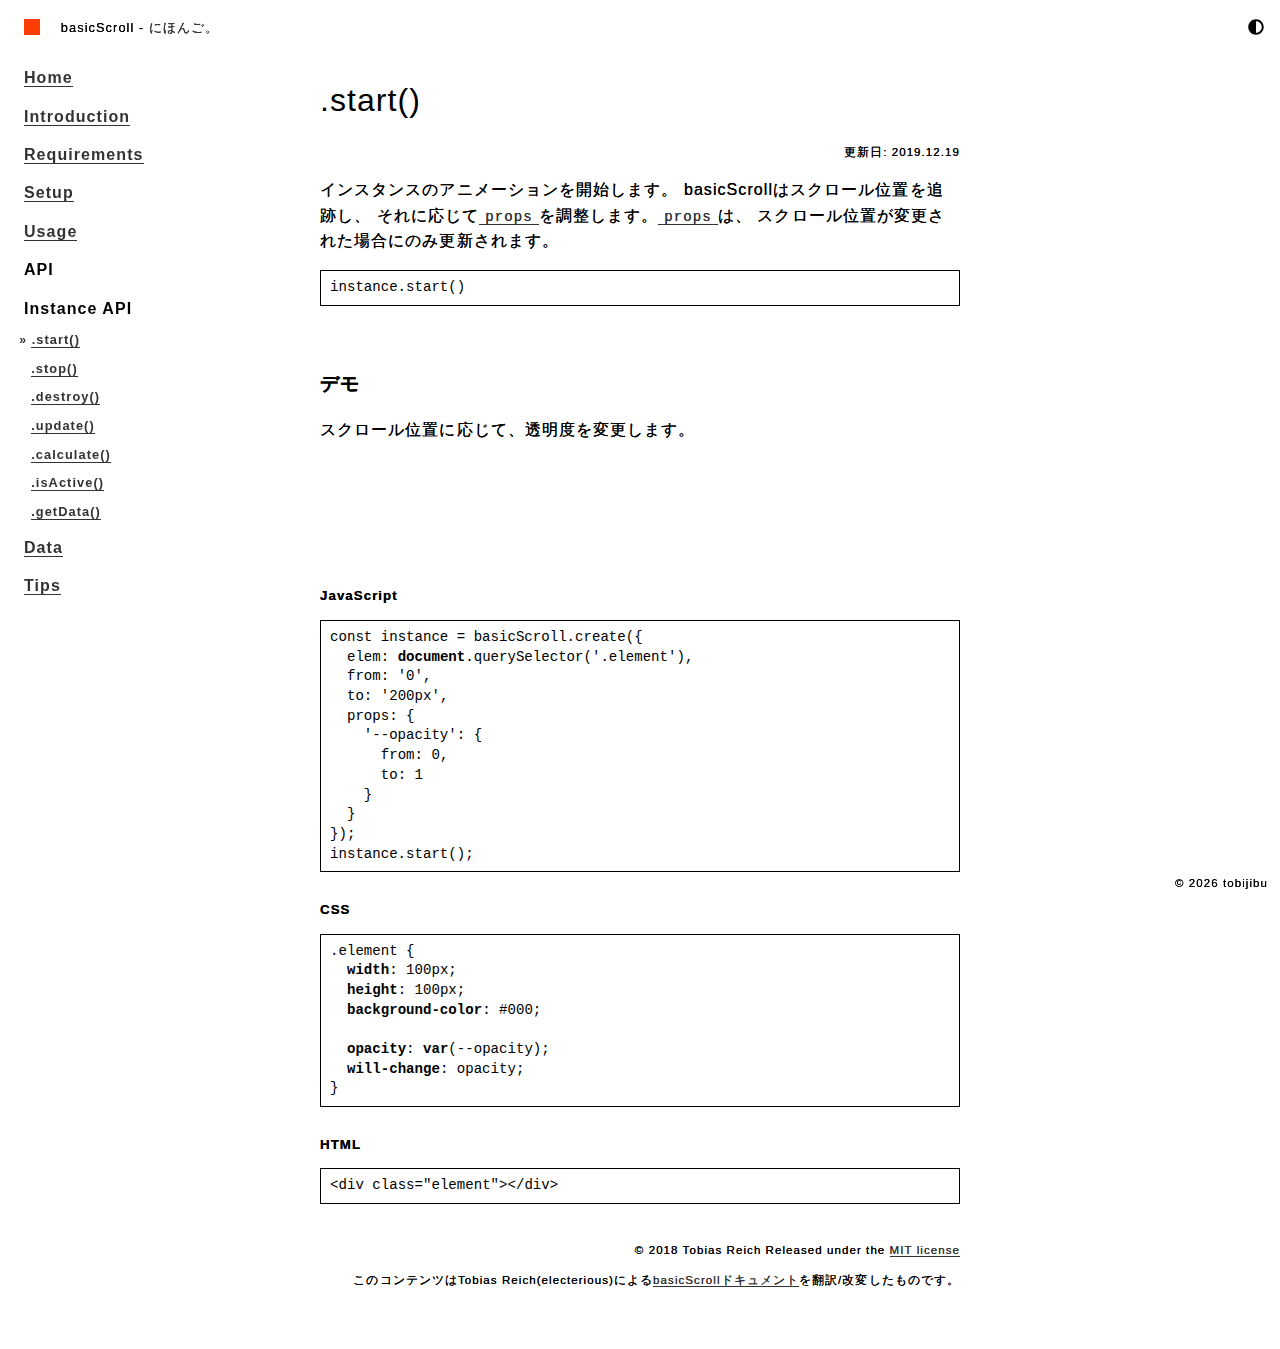
<file: instance-api/start.html>
<!DOCTYPE html>
<html lang="ja">
  <head>
    <meta charset="UTF-8">
    <meta name="viewport" content="width=device-width, initial-scale=1">
    <title>.start() | basicScroll - にほんご。</title>
    <meta http-equiv="X-UA-Compatible" content="IE=edge">
    <meta property="og:title" content=".start() | basicScroll - にほんご。">
    <meta property="og:url">
    <meta property="og:type" content="article">
    <link rel="icon" href="https://tr.you84815.space/basicscroll/favicon.ico">
    <link rel="stylesheet" type="text/css" href="../css/main.css">
    <link id="theme_style" rel="stylesheet" type="text/css" href="">
    <script id="srcTheme" src="../js/toggleTheme.js" data-dir="basicscroll"></script>
    <script>
      (function(i,s,o,g,r,a,m){i['GoogleAnalyticsObject']=r;i[r]=i[r]||function(){
      (i[r].q=i[r].q||[]).push(arguments)},i[r].l=1*new Date();a=s.createElement(o),
      m=s.getElementsByTagName(o)[0];a.async=1;a.src=g;m.parentNode.insertBefore(a,m)
      })(window,document,'script','https://www.google-analytics.com/analytics.js','ga');
      ga('create', 'UA-106478577-1', 'auto');
    </script>
  </head>
  <body>
    <div id="container">
      <header>
        <div class="icon"><a class="no-barba" href="https://tr.you84815.space/">
            <svg width="16" height="16">
              <rect width="16" height="16" fill="#e0e0e0"></rect>
            </svg></a></div>
        <div class="navi_toggle" onclick="toggleMenu()">
          <svg id="menu_close" width="24" height="24" viewBox="0 0 24 24">
            <path d="M19 6.41L17.59 5 12 10.59 6.41 5 5 6.41 10.59 12 5 17.59 6.41 19 12 13.41 17.59 19 19 17.59 13.41 12z"></path>
            <path d="M0 0h24v24H0z" fill="none"></path>
          </svg>
          <svg id="menu_open" width="24" height="24" viewBox="0 0 24 24">
            <path d="M0 0h24v24H0z" fill="none"></path>
            <path d="M3 18h18v-2H3v2zm0-5h18v-2H3v2zm0-7v2h18V6H3z"></path>
          </svg>
        </div>
        <div class="title">basicScroll - <a class="no-barba" href="https://tr.you84815.space/">にほんご。</a></div><span id="toggleTheme">
          <svg role="img" width="16" height="16" xmlns="http://www.w3.org/2000/svg" viewBox="0 0 512 512">
            <path d="M8 256c0 136.966 111.033 248 248 248s248-111.034 248-248S392.966 8 256 8 8 119.033 8 256zm248 184V72c101.705 0 184 82.311 184 184 0 101.705-82.311 184-184 184z"></path>
          </svg></span>
      </header>
      <div class="navi" id="navi">
        <ul class="menu">
          <li><a class="index" href="../index.html">Home</a></li>
          <li><a class="introduction" href="../introduction.html">Introduction</a></li>
          <li><a class="requirements" href="../requirements.html">Requirements</a></li>
          <li><a class="setup" href="../setup.html">Setup</a></li>
          <li><a class="usage" href="../usage.html">Usage</a></li>
          <li><span onclick="toggleApi()">API</span>
            <ul class="hidden" id="navi_api">
              <li><a href="../api/create.html">.create()</a></li>
            </ul>
          </li>
          <li><span onclick="toggleInstanceApi()">Instance API</span>
            <ul id="navi_instanceApi">
              <li><a class="active" href="../instance-api/start.html">.start()</a></li>
              <li><a href="../instance-api/stop.html">.stop()</a></li>
              <li><a href="../instance-api/destroy.html">.destroy()</a></li>
              <li><a href="../instance-api/update.html">.update()</a></li>
              <li><a href="../instance-api/calculate.html">.calculate()</a></li>
              <li><a href="../instance-api/isActive.html">.isActive()</a></li>
              <li><a href="../instance-api/getData.html">.getData()</a></li>
            </ul>
          </li>
          <li><a class="data" href="../data.html">Data</a>
            <ul class="hidden" id="navi_data">
              <li><a href="../data.html#dom-element">DOM Element/Node</a></li>
              <li><a href="../data.html#start-stop">開始＆停止位置</a></li>
              <li><a href="../data.html#direct-mode">ダイレクトモード</a></li>
              <li><a href="../data.html#window-size">ウィンドウサイズ変更の検知</a></li>
              <li><a href="../data.html#callback">コールバック関数</a></li>
              <li><a href="../data.html#props">Props</a></li>
              <li><a href="../data.html#start-end">開始と終了の値</a></li>
              <li><a href="../data.html#animation">アニメーションのイージング</a></li>
            </ul>
          </li>
          <li><a class="tips" href="../tips.html">Tips</a></li>
        </ul>
      </div>
      <div id="content">
        <div id="main">
          <div id="barba-wrapper">
            <div class="barba-container">
              <h1>.start()</h1>
              <div id="update_date"><span>更新日: 2019.12.19
</span>
              </div>
              <p>
                インスタンスのアニメーションを開始します。
                basicScrollはスクロール位置を追跡し、
                それに応じて<a href="../data.html#props"><code>props</code></a>を調整します。<a href="../data.html#props"><code>props</code></a>は、
                スクロール位置が変更された場合にのみ更新されます。
              </p>
              <pre><code>instance.start()</code></pre><br>
              <h3>デモ</h3>
              <p>スクロール位置に応じて、透明度を変更します。</p>
              <div class="element"></div>
              <h5>JavaScript</h5>
              <pre><code><span class="hljs-keyword">const</span> instance = basicScroll.create({
  <span class="hljs-attr">elem</span>: <span class="hljs-built_in">document</span>.querySelector(<span class="hljs-string">'.element'</span>),
  <span class="hljs-attr">from</span>: <span class="hljs-string">'0'</span>,
  <span class="hljs-attr">to</span>: <span class="hljs-string">'200px'</span>,
  <span class="hljs-attr">props</span>: {
    <span class="hljs-string">'--opacity'</span>: {
      <span class="hljs-attr">from</span>: <span class="hljs-number">0</span>,
      <span class="hljs-attr">to</span>: <span class="hljs-number">1</span>
    }
  }
});
instance.start();
</code></pre>
              <h5>CSS</h5>
              <pre><code><span class="hljs-selector-class">.element</span> {
  <span class="hljs-attribute">width</span>: <span class="hljs-number">100px</span>;
  <span class="hljs-attribute">height</span>: <span class="hljs-number">100px</span>;
  <span class="hljs-attribute">background-color</span>: <span class="hljs-number">#000</span>;

  <span class="hljs-attribute">opacity</span>: <span class="hljs-built_in">var</span>(--opacity);
  <span class="hljs-attribute">will-change</span>: opacity;
}
</code></pre>
              <h5>HTML</h5>
              <pre><code><span class="hljs-tag">&lt;<span class="hljs-name">div</span> <span class="hljs-attr">class</span>=<span class="hljs-string">"element"</span>&gt;</span><span class="hljs-tag">&lt;/<span class="hljs-name">div</span>&gt;</span></code></pre>
              <style>
                .element {
                  width: 100px;
                  height: 100px;
                
                  opacity: var(--opacity);
                  will-change: opacity;
                }
                
                
              </style>
              <script class="load">
                createObj = function() {
                  if (document.querySelector('.element')) {
                    const instance = basicScroll.create({
                      elem: document.querySelector('.element'),
                      from: '0',
                      to: '200px',
                      props: {
                        '--opacity': {
                          from: 0,
                          to: 1
                        }
                      }
                    });
                    instance.start();
                  }
                };
              </script><br>
              <div class="license">
                <p>
                  &copy; 2018
                   Tobias Reich Released under the <a href="https://github.com/electerious/basicScroll/blob/master/LICENSE">MIT license</a>
                </p>
                <p>このコンテンツはTobias Reich(electerious)による<a href="https://github.com/electerious/basicScroll">basicScrollドキュメント</a>を翻訳/改変したものです。</p>
              </div>
            </div>
          </div>
        </div>
      </div>
      <footer><span>&copy; <span id="copy_year">2017</span> tobijibu</span></footer>
    </div>
    <noscript id="deferred-styles">
      <link href="../css/lazy.css" rel="stylesheet">
    </noscript>
    <script src="../js/main.js" defer></script>
    <script src="../js/basicScroll.min.js"></script>
    <div id="src" hidden></div>
  </body>
</html>
</file>
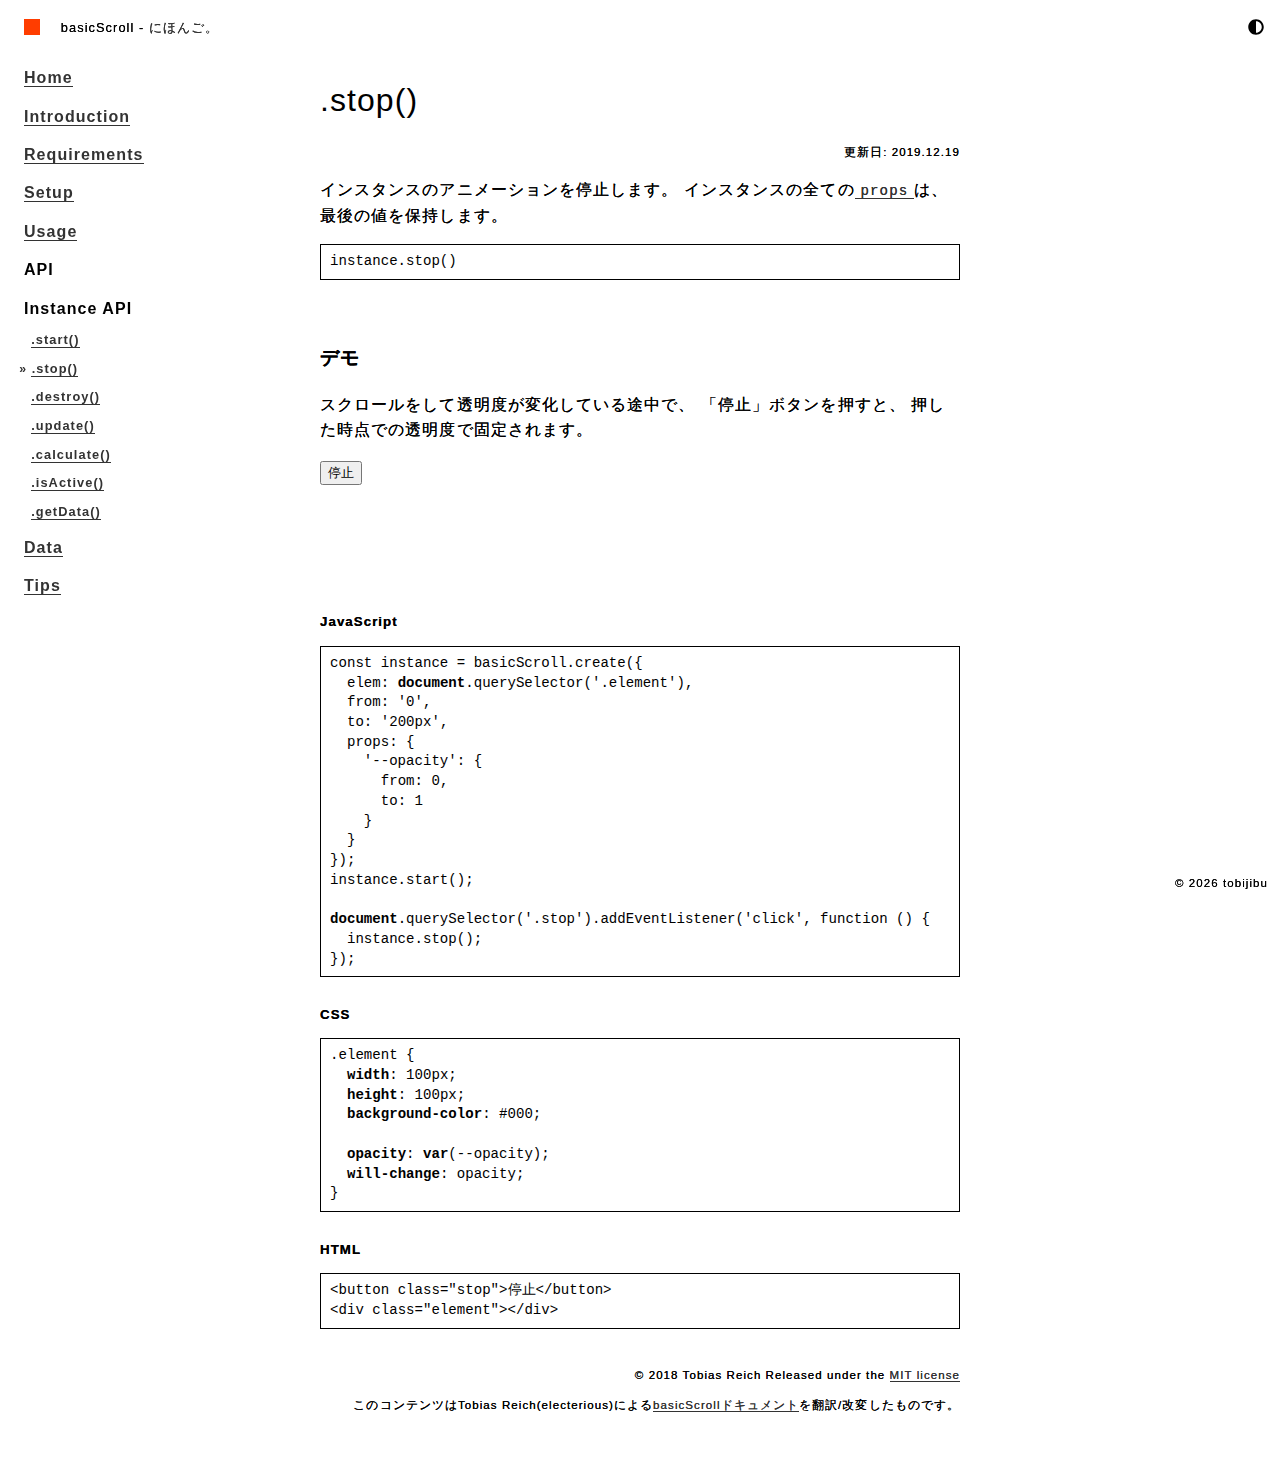
<file: instance-api/stop.html>
<!DOCTYPE html>
<html lang="ja">
  <head>
    <meta charset="UTF-8">
    <meta name="viewport" content="width=device-width, initial-scale=1">
    <title>.stop() | basicScroll - にほんご。</title>
    <meta http-equiv="X-UA-Compatible" content="IE=edge">
    <meta property="og:title" content=".stop() | basicScroll - にほんご。">
    <meta property="og:url">
    <meta property="og:type" content="article">
    <link rel="icon" href="https://tr.you84815.space/basicscroll/favicon.ico">
    <link rel="stylesheet" type="text/css" href="../css/main.css">
    <link id="theme_style" rel="stylesheet" type="text/css" href="">
    <script id="srcTheme" src="../js/toggleTheme.js" data-dir="basicscroll"></script>
    <script>
      (function(i,s,o,g,r,a,m){i['GoogleAnalyticsObject']=r;i[r]=i[r]||function(){
      (i[r].q=i[r].q||[]).push(arguments)},i[r].l=1*new Date();a=s.createElement(o),
      m=s.getElementsByTagName(o)[0];a.async=1;a.src=g;m.parentNode.insertBefore(a,m)
      })(window,document,'script','https://www.google-analytics.com/analytics.js','ga');
      ga('create', 'UA-106478577-1', 'auto');
    </script>
  </head>
  <body>
    <div id="container">
      <header>
        <div class="icon"><a class="no-barba" href="https://tr.you84815.space/">
            <svg width="16" height="16">
              <rect width="16" height="16" fill="#e0e0e0"></rect>
            </svg></a></div>
        <div class="navi_toggle" onclick="toggleMenu()">
          <svg id="menu_close" width="24" height="24" viewBox="0 0 24 24">
            <path d="M19 6.41L17.59 5 12 10.59 6.41 5 5 6.41 10.59 12 5 17.59 6.41 19 12 13.41 17.59 19 19 17.59 13.41 12z"></path>
            <path d="M0 0h24v24H0z" fill="none"></path>
          </svg>
          <svg id="menu_open" width="24" height="24" viewBox="0 0 24 24">
            <path d="M0 0h24v24H0z" fill="none"></path>
            <path d="M3 18h18v-2H3v2zm0-5h18v-2H3v2zm0-7v2h18V6H3z"></path>
          </svg>
        </div>
        <div class="title">basicScroll - <a class="no-barba" href="https://tr.you84815.space/">にほんご。</a></div><span id="toggleTheme">
          <svg role="img" width="16" height="16" xmlns="http://www.w3.org/2000/svg" viewBox="0 0 512 512">
            <path d="M8 256c0 136.966 111.033 248 248 248s248-111.034 248-248S392.966 8 256 8 8 119.033 8 256zm248 184V72c101.705 0 184 82.311 184 184 0 101.705-82.311 184-184 184z"></path>
          </svg></span>
      </header>
      <div class="navi" id="navi">
        <ul class="menu">
          <li><a class="index" href="../index.html">Home</a></li>
          <li><a class="introduction" href="../introduction.html">Introduction</a></li>
          <li><a class="requirements" href="../requirements.html">Requirements</a></li>
          <li><a class="setup" href="../setup.html">Setup</a></li>
          <li><a class="usage" href="../usage.html">Usage</a></li>
          <li><span onclick="toggleApi()">API</span>
            <ul class="hidden" id="navi_api">
              <li><a href="../api/create.html">.create()</a></li>
            </ul>
          </li>
          <li><span onclick="toggleInstanceApi()">Instance API</span>
            <ul id="navi_instanceApi">
              <li><a href="../instance-api/start.html">.start()</a></li>
              <li><a class="active" href="../instance-api/stop.html">.stop()</a></li>
              <li><a href="../instance-api/destroy.html">.destroy()</a></li>
              <li><a href="../instance-api/update.html">.update()</a></li>
              <li><a href="../instance-api/calculate.html">.calculate()</a></li>
              <li><a href="../instance-api/isActive.html">.isActive()</a></li>
              <li><a href="../instance-api/getData.html">.getData()</a></li>
            </ul>
          </li>
          <li><a class="data" href="../data.html">Data</a>
            <ul class="hidden" id="navi_data">
              <li><a href="../data.html#dom-element">DOM Element/Node</a></li>
              <li><a href="../data.html#start-stop">開始＆停止位置</a></li>
              <li><a href="../data.html#direct-mode">ダイレクトモード</a></li>
              <li><a href="../data.html#window-size">ウィンドウサイズ変更の検知</a></li>
              <li><a href="../data.html#callback">コールバック関数</a></li>
              <li><a href="../data.html#props">Props</a></li>
              <li><a href="../data.html#start-end">開始と終了の値</a></li>
              <li><a href="../data.html#animation">アニメーションのイージング</a></li>
            </ul>
          </li>
          <li><a class="tips" href="../tips.html">Tips</a></li>
        </ul>
      </div>
      <div id="content">
        <div id="main">
          <div id="barba-wrapper">
            <div class="barba-container">
              <h1>.stop()</h1>
              <div id="update_date"><span>更新日: 2019.12.19
</span>
              </div>
              <p>
                インスタンスのアニメーションを停止します。
                インスタンスの全ての<a href="../data.html#props"><code>props</code></a>は、
                最後の値を保持します。
              </p>
              <pre><code>instance.stop()</code></pre><br>
              <h3>デモ</h3>
              <p>
                スクロールをして透明度が変化している途中で、
                「停止」ボタンを押すと、
                押した時点での透明度で固定されます。
              </p>
              <button class="stop">停止</button>
              <div class="element"></div>
              <h5>JavaScript</h5>
              <pre><code><span class="hljs-keyword">const</span> instance = basicScroll.create({
  <span class="hljs-attr">elem</span>: <span class="hljs-built_in">document</span>.querySelector(<span class="hljs-string">'.element'</span>),
  <span class="hljs-attr">from</span>: <span class="hljs-string">'0'</span>,
  <span class="hljs-attr">to</span>: <span class="hljs-string">'200px'</span>,
  <span class="hljs-attr">props</span>: {
    <span class="hljs-string">'--opacity'</span>: {
      <span class="hljs-attr">from</span>: <span class="hljs-number">0</span>,
      <span class="hljs-attr">to</span>: <span class="hljs-number">1</span>
    }
  }
});
instance.start();

<span class="hljs-built_in">document</span>.querySelector(<span class="hljs-string">'.stop'</span>).addEventListener(<span class="hljs-string">'click'</span>, <span class="hljs-function"><span class="hljs-keyword">function</span> (<span class="hljs-params"></span>) </span>{
  instance.stop();
});
</code></pre>
              <h5>CSS</h5>
              <pre><code><span class="hljs-selector-class">.element</span> {
  <span class="hljs-attribute">width</span>: <span class="hljs-number">100px</span>;
  <span class="hljs-attribute">height</span>: <span class="hljs-number">100px</span>;
  <span class="hljs-attribute">background-color</span>: <span class="hljs-number">#000</span>;

  <span class="hljs-attribute">opacity</span>: <span class="hljs-built_in">var</span>(--opacity);
  <span class="hljs-attribute">will-change</span>: opacity;
}
</code></pre>
              <h5>HTML</h5>
              <pre><code><span class="hljs-tag">&lt;<span class="hljs-name">button</span> <span class="hljs-attr">class</span>=<span class="hljs-string">"stop"</span>&gt;</span>停止<span class="hljs-tag">&lt;/<span class="hljs-name">button</span>&gt;</span>
<span class="hljs-tag">&lt;<span class="hljs-name">div</span> <span class="hljs-attr">class</span>=<span class="hljs-string">"element"</span>&gt;</span><span class="hljs-tag">&lt;/<span class="hljs-name">div</span>&gt;</span></code></pre>
              <style>
                .element {
                  width: 100px;
                  height: 100px;
                
                  opacity: var(--opacity);
                  will-change: opacity;
                }
                
                
              </style>
              <script class="load">
                createObj = function() {
                  if (document.querySelector('.element')) {
                    const instance = basicScroll.create({
                      elem: document.querySelector('.element'),
                      from: '0',
                      to: '200px',
                      props: {
                        '--opacity': {
                          from: 0,
                          to: 1
                        }
                      }
                    });
                    instance.start();
                
                    document.querySelector('.stop').addEventListener('click', function () {
                      instance.stop();
                    });
                  }
                };
              </script><br>
              <div class="license">
                <p>
                  &copy; 2018
                   Tobias Reich Released under the <a href="https://github.com/electerious/basicScroll/blob/master/LICENSE">MIT license</a>
                </p>
                <p>このコンテンツはTobias Reich(electerious)による<a href="https://github.com/electerious/basicScroll">basicScrollドキュメント</a>を翻訳/改変したものです。</p>
              </div>
            </div>
          </div>
        </div>
      </div>
      <footer><span>&copy; <span id="copy_year">2017</span> tobijibu</span></footer>
    </div>
    <noscript id="deferred-styles">
      <link href="../css/lazy.css" rel="stylesheet">
    </noscript>
    <script src="../js/main.js" defer></script>
    <script src="../js/basicScroll.min.js"></script>
    <div id="src" hidden></div>
  </body>
</html>
</file>
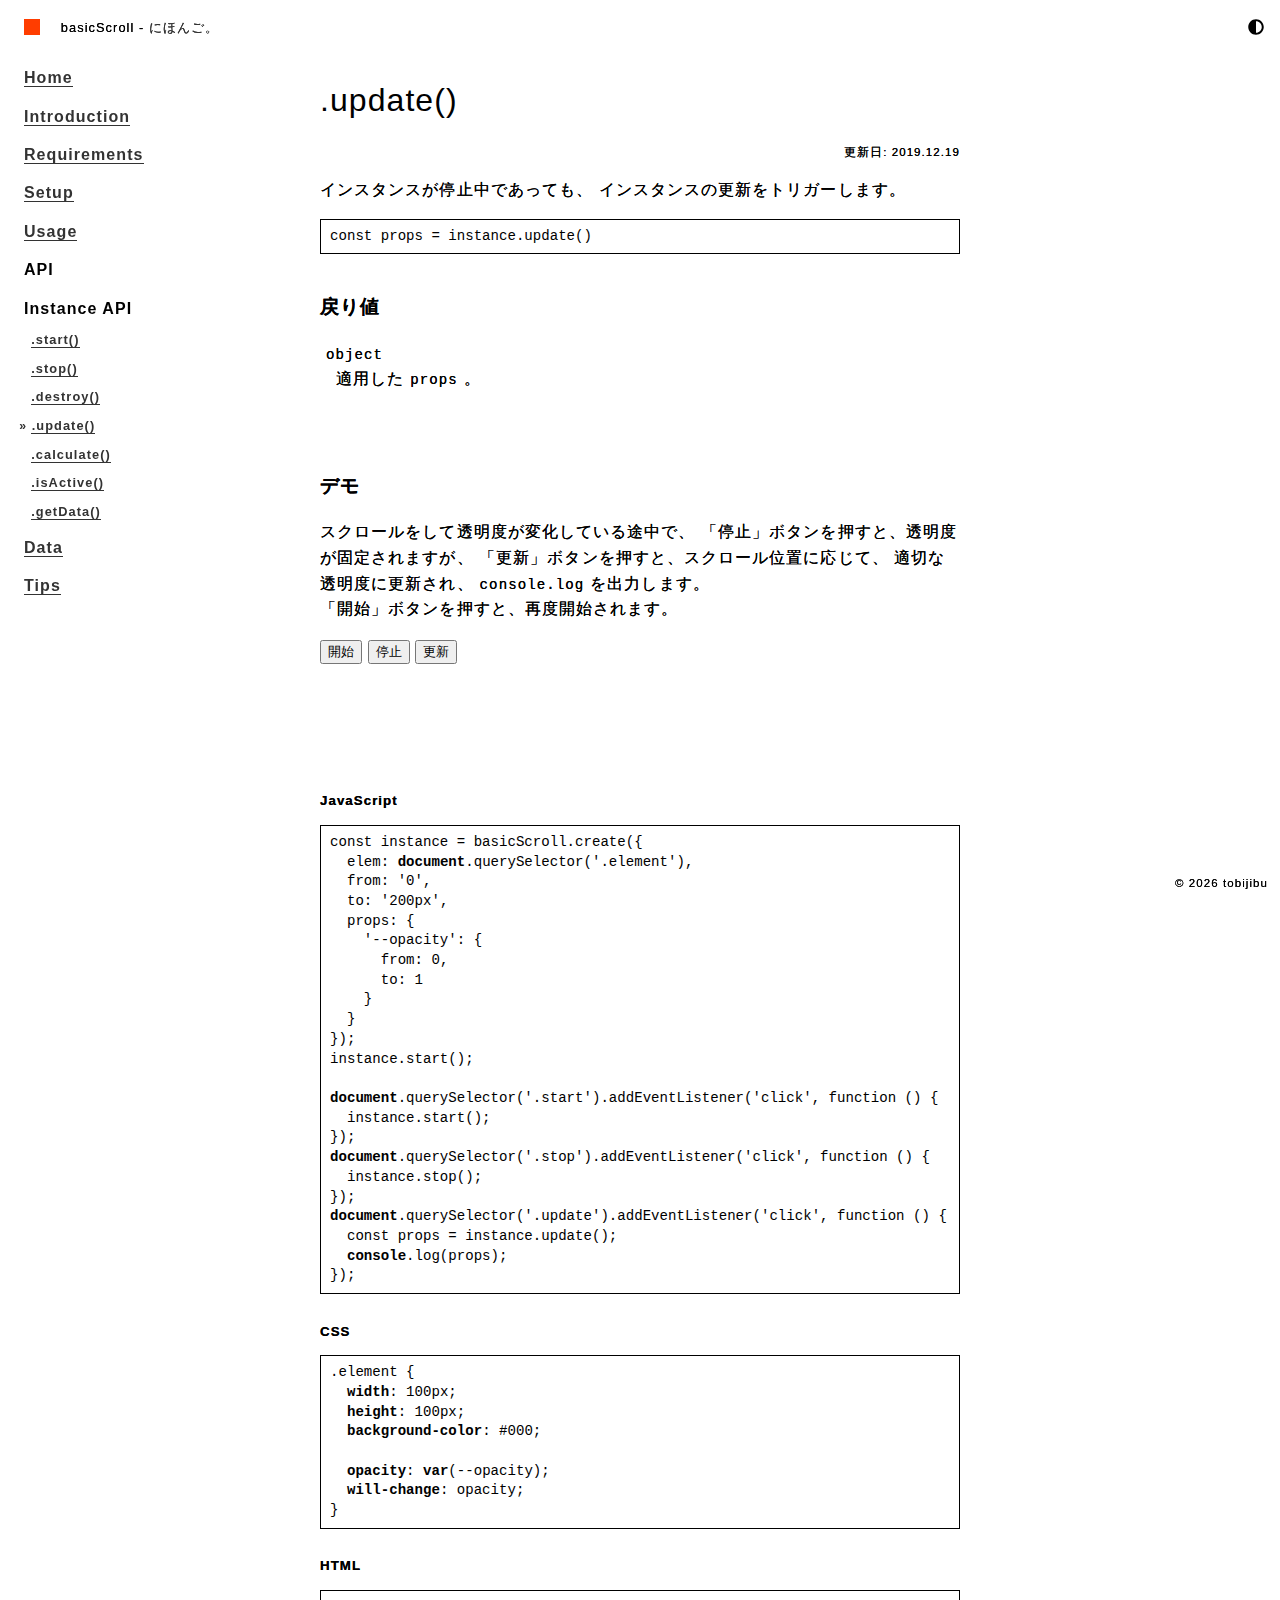
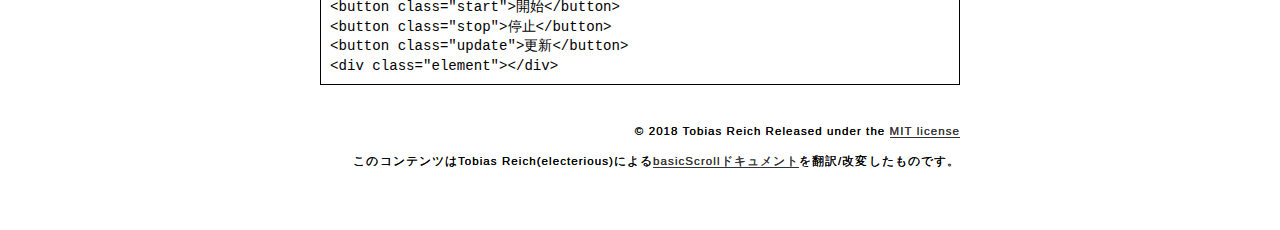
<file: instance-api/update.html>
<!DOCTYPE html>
<html lang="ja">
  <head>
    <meta charset="UTF-8">
    <meta name="viewport" content="width=device-width, initial-scale=1">
    <title>.update() | basicScroll - にほんご。</title>
    <meta http-equiv="X-UA-Compatible" content="IE=edge">
    <meta property="og:title" content=".update() | basicScroll - にほんご。">
    <meta property="og:url">
    <meta property="og:type" content="article">
    <link rel="icon" href="https://tr.you84815.space/basicscroll/favicon.ico">
    <link rel="stylesheet" type="text/css" href="../css/main.css">
    <link id="theme_style" rel="stylesheet" type="text/css" href="">
    <script id="srcTheme" src="../js/toggleTheme.js" data-dir="basicscroll"></script>
    <script>
      (function(i,s,o,g,r,a,m){i['GoogleAnalyticsObject']=r;i[r]=i[r]||function(){
      (i[r].q=i[r].q||[]).push(arguments)},i[r].l=1*new Date();a=s.createElement(o),
      m=s.getElementsByTagName(o)[0];a.async=1;a.src=g;m.parentNode.insertBefore(a,m)
      })(window,document,'script','https://www.google-analytics.com/analytics.js','ga');
      ga('create', 'UA-106478577-1', 'auto');
    </script>
  </head>
  <body>
    <div id="container">
      <header>
        <div class="icon"><a class="no-barba" href="https://tr.you84815.space/">
            <svg width="16" height="16">
              <rect width="16" height="16" fill="#e0e0e0"></rect>
            </svg></a></div>
        <div class="navi_toggle" onclick="toggleMenu()">
          <svg id="menu_close" width="24" height="24" viewBox="0 0 24 24">
            <path d="M19 6.41L17.59 5 12 10.59 6.41 5 5 6.41 10.59 12 5 17.59 6.41 19 12 13.41 17.59 19 19 17.59 13.41 12z"></path>
            <path d="M0 0h24v24H0z" fill="none"></path>
          </svg>
          <svg id="menu_open" width="24" height="24" viewBox="0 0 24 24">
            <path d="M0 0h24v24H0z" fill="none"></path>
            <path d="M3 18h18v-2H3v2zm0-5h18v-2H3v2zm0-7v2h18V6H3z"></path>
          </svg>
        </div>
        <div class="title">basicScroll - <a class="no-barba" href="https://tr.you84815.space/">にほんご。</a></div><span id="toggleTheme">
          <svg role="img" width="16" height="16" xmlns="http://www.w3.org/2000/svg" viewBox="0 0 512 512">
            <path d="M8 256c0 136.966 111.033 248 248 248s248-111.034 248-248S392.966 8 256 8 8 119.033 8 256zm248 184V72c101.705 0 184 82.311 184 184 0 101.705-82.311 184-184 184z"></path>
          </svg></span>
      </header>
      <div class="navi" id="navi">
        <ul class="menu">
          <li><a class="index" href="../index.html">Home</a></li>
          <li><a class="introduction" href="../introduction.html">Introduction</a></li>
          <li><a class="requirements" href="../requirements.html">Requirements</a></li>
          <li><a class="setup" href="../setup.html">Setup</a></li>
          <li><a class="usage" href="../usage.html">Usage</a></li>
          <li><span onclick="toggleApi()">API</span>
            <ul class="hidden" id="navi_api">
              <li><a href="../api/create.html">.create()</a></li>
            </ul>
          </li>
          <li><span onclick="toggleInstanceApi()">Instance API</span>
            <ul id="navi_instanceApi">
              <li><a href="../instance-api/start.html">.start()</a></li>
              <li><a href="../instance-api/stop.html">.stop()</a></li>
              <li><a href="../instance-api/destroy.html">.destroy()</a></li>
              <li><a class="active" href="../instance-api/update.html">.update()</a></li>
              <li><a href="../instance-api/calculate.html">.calculate()</a></li>
              <li><a href="../instance-api/isActive.html">.isActive()</a></li>
              <li><a href="../instance-api/getData.html">.getData()</a></li>
            </ul>
          </li>
          <li><a class="data" href="../data.html">Data</a>
            <ul class="hidden" id="navi_data">
              <li><a href="../data.html#dom-element">DOM Element/Node</a></li>
              <li><a href="../data.html#start-stop">開始＆停止位置</a></li>
              <li><a href="../data.html#direct-mode">ダイレクトモード</a></li>
              <li><a href="../data.html#window-size">ウィンドウサイズ変更の検知</a></li>
              <li><a href="../data.html#callback">コールバック関数</a></li>
              <li><a href="../data.html#props">Props</a></li>
              <li><a href="../data.html#start-end">開始と終了の値</a></li>
              <li><a href="../data.html#animation">アニメーションのイージング</a></li>
            </ul>
          </li>
          <li><a class="tips" href="../tips.html">Tips</a></li>
        </ul>
      </div>
      <div id="content">
        <div id="main">
          <div id="barba-wrapper">
            <div class="barba-container">
              <h1>.update()</h1>
              <div id="update_date"><span>更新日: 2019.12.19
</span>
              </div>
              <p>
                インスタンスが停止中であっても、
                インスタンスの更新をトリガーします。
              </p>
              <pre><code><span class="hljs-keyword">const</span> props = instance.update()
</code></pre>
              <h3>戻り値</h3>
              <dl>
                <dt><code>object</code></dt>
                <dd>適用した<code>props</code>。</dd>
              </dl><br>
              <h3>デモ</h3>
              <p>
                スクロールをして透明度が変化している途中で、
                「停止」ボタンを押すと、透明度が固定されますが、
                「更新」ボタンを押すと、スクロール位置に応じて、
                適切な透明度に更新され、<code>console.log</code>を出力します。<br>「開始」ボタンを押すと、再度開始されます。
              </p>
              <button class="start">開始</button>
              <button class="stop">停止</button>
              <button class="update">更新</button>
              <div class="element"></div>
              <h5>JavaScript</h5>
              <pre><code><span class="hljs-keyword">const</span> instance = basicScroll.create({
  <span class="hljs-attr">elem</span>: <span class="hljs-built_in">document</span>.querySelector(<span class="hljs-string">'.element'</span>),
  <span class="hljs-attr">from</span>: <span class="hljs-string">'0'</span>,
  <span class="hljs-attr">to</span>: <span class="hljs-string">'200px'</span>,
  <span class="hljs-attr">props</span>: {
    <span class="hljs-string">'--opacity'</span>: {
      <span class="hljs-attr">from</span>: <span class="hljs-number">0</span>,
      <span class="hljs-attr">to</span>: <span class="hljs-number">1</span>
    }
  }
});
instance.start();

<span class="hljs-built_in">document</span>.querySelector(<span class="hljs-string">'.start'</span>).addEventListener(<span class="hljs-string">'click'</span>, <span class="hljs-function"><span class="hljs-keyword">function</span> (<span class="hljs-params"></span>) </span>{
  instance.start();
});
<span class="hljs-built_in">document</span>.querySelector(<span class="hljs-string">'.stop'</span>).addEventListener(<span class="hljs-string">'click'</span>, <span class="hljs-function"><span class="hljs-keyword">function</span> (<span class="hljs-params"></span>) </span>{
  instance.stop();
});
<span class="hljs-built_in">document</span>.querySelector(<span class="hljs-string">'.update'</span>).addEventListener(<span class="hljs-string">'click'</span>, <span class="hljs-function"><span class="hljs-keyword">function</span> (<span class="hljs-params"></span>) </span>{
  <span class="hljs-keyword">const</span> props = instance.update();
  <span class="hljs-built_in">console</span>.log(props);
});
</code></pre>
              <h5>CSS</h5>
              <pre><code><span class="hljs-selector-class">.element</span> {
  <span class="hljs-attribute">width</span>: <span class="hljs-number">100px</span>;
  <span class="hljs-attribute">height</span>: <span class="hljs-number">100px</span>;
  <span class="hljs-attribute">background-color</span>: <span class="hljs-number">#000</span>;

  <span class="hljs-attribute">opacity</span>: <span class="hljs-built_in">var</span>(--opacity);
  <span class="hljs-attribute">will-change</span>: opacity;
}
</code></pre>
              <h5>HTML</h5>
              <pre><code><span class="hljs-tag">&lt;<span class="hljs-name">button</span> <span class="hljs-attr">class</span>=<span class="hljs-string">"start"</span>&gt;</span>開始<span class="hljs-tag">&lt;/<span class="hljs-name">button</span>&gt;</span>
<span class="hljs-tag">&lt;<span class="hljs-name">button</span> <span class="hljs-attr">class</span>=<span class="hljs-string">"stop"</span>&gt;</span>停止<span class="hljs-tag">&lt;/<span class="hljs-name">button</span>&gt;</span>
<span class="hljs-tag">&lt;<span class="hljs-name">button</span> <span class="hljs-attr">class</span>=<span class="hljs-string">"update"</span>&gt;</span>更新<span class="hljs-tag">&lt;/<span class="hljs-name">button</span>&gt;</span>
<span class="hljs-tag">&lt;<span class="hljs-name">div</span> <span class="hljs-attr">class</span>=<span class="hljs-string">"element"</span>&gt;</span><span class="hljs-tag">&lt;/<span class="hljs-name">div</span>&gt;</span></code></pre>
              <style>
                .element {
                  width: 100px;
                  height: 100px;
                
                  opacity: var(--opacity);
                  will-change: opacity;
                }
                
                
              </style>
              <script class="load">
                createObj = function() {
                  if (document.querySelector('.element')) {
                    const instance = basicScroll.create({
                      elem: document.querySelector('.element'),
                      from: '0',
                      to: '200px',
                      props: {
                        '--opacity': {
                          from: 0,
                          to: 1
                        }
                      }
                    });
                    instance.start();
                
                    document.querySelector('.start').addEventListener('click', function () {
                      instance.start();
                    });
                    document.querySelector('.stop').addEventListener('click', function () {
                      instance.stop();
                    });
                    document.querySelector('.update').addEventListener('click', function () {
                      const props = instance.update();
                      console.log(props);
                    });
                  }
                };
              </script><br>
              <div class="license">
                <p>
                  &copy; 2018
                   Tobias Reich Released under the <a href="https://github.com/electerious/basicScroll/blob/master/LICENSE">MIT license</a>
                </p>
                <p>このコンテンツはTobias Reich(electerious)による<a href="https://github.com/electerious/basicScroll">basicScrollドキュメント</a>を翻訳/改変したものです。</p>
              </div>
            </div>
          </div>
        </div>
      </div>
      <footer><span>&copy; <span id="copy_year">2017</span> tobijibu</span></footer>
    </div>
    <noscript id="deferred-styles">
      <link href="../css/lazy.css" rel="stylesheet">
    </noscript>
    <script src="../js/main.js" defer></script>
    <script src="../js/basicScroll.min.js"></script>
    <div id="src" hidden></div>
  </body>
</html>
</file>
<file: css/main.css>
html{overflow-y:scroll}body{margin:0;padding:0}a{color:#333}#container{display:grid;grid-template-columns:260px auto;grid-template-rows:54px auto 32px;grid-template-areas:' header header  ' ' navi   content ' ' footer footer  '}header{grid-area:header;grid-column:1/3;grid-row:1/2}#navi{grid-area:navi;grid-column:1/2;grid-row:2/3}#content{grid-area:content;grid-column:2/3;grid-row:2/3;margin-left:-260px}footer{grid-area:footer;grid-column:1/3;grid-row:3/4}@media screen and (max-width:1200px){#container{grid-template-columns:100%;grid-template-rows:70px auto auto}#content,#navi,header{grid-column:1}#content{margin-left:0}}code{margin:0 2px;padding:2px 4px}pre{overflow-x:auto;margin:.8em 0 0 0}pre>code{background-color:transparent;display:block;padding:.5em}blockquote{margin-left:0;padding-left:1em}dd{margin-left:1em}ul{padding-left:1.6em}.table-box{overflow-x:auto}#main .my-table{border-collapse:collapse;border:1px solid;width:100%;font-size:.8rem}#main .my-table th{text-shadow:none;border:1px solid;vertical-align:top}#main .my-table th.detail{min-width:16em}#main .my-table td{border:1px solid;vertical-align:top;padding:16px 8px;word-wrap:break-word}#main .my-table td.center{text-align:center}.nowrap{white-space:nowrap}header{display:flex;align-items:center;height:3.4em;padding:16px;position:fixed;box-sizing:border-box}.navi_toggle{font-size:.8rem;width:1.6em;padding-top:.4em;display:none;position:relative}.navi_toggle svg{position:absolute;top:0;right:0;bottom:0;left:0;margin:auto;width:2em}#menu_close{display:none}.icon{width:32px;height:32px;display:block;position:relative}.icon svg{position:absolute;top:0;right:0;bottom:0;left:0;margin:auto;width:16px;height:16px}.title{font-size:.8rem;padding:1.1em 1em .9em}.title a{text-decoration:none}#toggleTheme{position:fixed;top:16px;right:16px}#navi{padding-left:1.5em;padding-right:24px;height:calc(100% - 54px);overflow-y:auto;margin-top:54px;position:fixed;width:240px;box-sizing:border-box;z-index:99}.navi{display:block}#navi .hidden{display:none}#navi .s-title{font-size:.72rem}#navi ul{margin:0;padding:0;list-style-type:none}#navi li{font-size:1rem;text-shadow:none;font-weight:700;margin:.64em 0}#navi li li{font-size:.8rem;text-shadow:none;font-weight:700;margin:.48em .48em .48em .56em}#navi li li li{font-size:.8rem;text-shadow:0 0 0;margin:.48em .48em .48em .96em;font-weight:400}#navi a{text-decoration:none;transition:.4s;border-bottom:1px solid}#navi a.active{font-weight:700}#navi a.active::before{content:'\bb \20 ';font-size:.96em;margin-left:-.97em}#navi li:hover{cursor:pointer}#navi a:hover{transition:.4s}#navi hr{border-top:1px solid;width:180px;margin:2.4em 0}#navi::-webkit-scrollbar{width:4px}#navi{scrollbar-width:thin}#navi_source{margin-top:1em}#navi_source a{margin-left:2.4em;font-weight:400}#navi_source svg{width:1.72em}#main{width:640px;margin:0 auto;height:100%;box-sizing:border-box}#main a{transition:.3s}.license{margin-bottom:2.4em;line-height:1.6;font-size:.72rem;text-align:right}footer{height:2em;line-height:1.6;font-size:.72rem;text-align:right}footer>span{padding:4px;position:fixed;bottom:4px;right:8px}#main .share_link{text-align:right}#main .share_link a{width:40px;text-shadow:none;margin-left:16px;border-bottom:0}a.i-hatena{position:relative}a.i-hatena>span{position:absolute;left:.25em;font-family:Verdana;font-weight:700;font-style:normal;line-height:2}#main .share_link svg{width:1.72em}@media screen and (max-width:1200px){html{font-size:16px}header{width:100%}.navi_toggle{width:32px;height:32px;display:block}.icon{display:none}#navi{width:100%;font-size:16px;margin-top:16px;position:fixed;top:1.6em;z-index:99;height:100%}#navi li{font-size:1.2em;margin:.8em 0}#navi li li,#navi li li li{font-size:.8em;margin:1em 0 0 1em}.navi{margin-left:-1600px}.show{margin-left:0}#main{width:100%;padding:1.6em}#main>div{margin:0}}#cse-search-box{box-sizing:border-box;position:relative;border:1px solid;display:block;padding:3px 10px;border-radius:20px;height:2.3em;width:180px;overflow:hidden}#cse-search-box input[type=text]{border:none;height:2em}#cse-search-box input[type=text]:focus{outline:0}#cse-search-box input[type=submit]{cursor:pointer;border:none;background:0 0;position:absolute;width:2.5em;height:2.5em;right:0;top:1px;outline:0}#cse-search-box #search-icon{cursor:pointer;position:absolute;width:1em;height:1em;right:12px;top:9px}html{font-size:16px}body{font-family:"游ゴシック Medium","Yu Gothic Medium",YuGothic,'Yu Gothic','Hiragino Kaku Gothic ProN','ヒラギノ角ゴ ProN W3','メイリオ',Meiryo,sans-serif;font-feature-settings:"palt";letter-spacing:.8pt;word-wrap:break-word;line-height:1.76;text-shadow:0 0 0}#main{line-height:1.6}#main h1,#main h2,#main h5,#main h6{font-weight:400}#main h1{margin-bottom:.5em}#main h2,#main h3,#main h4,#main h5,#main h6{margin:2em 0 1em}#main h1,#main h2{text-shadow:none}#main h5,#main h6{font-weight:700}#main h2{margin:0 0 .4em;padding-top:2em}#main a{text-decoration:none;border-bottom:1px solid}code{font-family:Consolas,Monaco,"游ゴシック Medium","Yu Gothic Medium",YuGothic,'Yu Gothic','Hiragino Kaku Gothic ProN','ヒラギノ角ゴ ProN W3','メイリオ',Meiryo,monospace;font-size:.88em}pre{border:1px solid;line-height:1.4;letter-spacing:normal}pre>code{font-size:.88rem;text-shadow:none}blockquote{font-size:.8rem;border-left:2px solid}p.note{font-size:.72rem}ul.none{list-style-type:none}ul.disc{list-style-type:disc}ol.num,ul.num{list-style-type:decimal}#main li{margin:.64em 0}hr{border-top:1px solid}img{max-width:100%}#update_date{text-align:right;font-size:.72rem}.buttons{display:flex;justify-content:center}.buttons .button{margin:8px;border:1px solid;padding:8px;text-align:center;width:8em;transition:all .3s ease}.buttons .button:hover{cursor:pointer;transition:all .3s ease}.search-box{margin:2.4em 0;width:198px}.cse .gsc-control-cse,div.gsc-control-cse{border:0;padding:0}div.gsc-input-box{border:0;border-bottom:1px solid #000}form.gsc-search-box-tools .gsc-search-box td.gsc-input{padding-right:0}div.gsc-input-box-focus,div.gsc-search-box td.gsc-input>input:focus{border:0;border-bottom:1px solid #333;-moz-box-shadow:none;-webkit-box-shadow:none;box-shadow:none}td.gsib_a{padding-top:5px}a.gsst_a span.gscb_a{color:#aaa}button.gsc-search-button{margin-left:0;border:0}.cse .gsc-search-button button.gsc-search-button-v2,button.gsc-search-button-v2{padding:6px}.cse button.gsc-search-button,button.gsc-search-button{color:#fff;border:0;border-bottom:1px solid #000;border-radius:0;-moz-border-radius:0;-webkit-border-radius:0;background-color:#000;background-image:none;filter:none}@media screen and (max-width:1120px){.search-box{width:90%}}::selection{background:rgba(255,61,0,.2)}::-moz-selection{background:rgba(255,61,0,.2)}#main a:hover,#main a:visited:hover,#navi a:hover{color:#ff3d00}.icon svg rect{fill:#ff3d00}#element,.element{background-color:currentColor}
</file>
<file: css/lazy.css>
.hljs{display:block;overflow-x:auto;padding:.5em;font-family:Consolas,Monaco,YuGothic,'Yu Gothic','Hiragino Kaku Gothic ProN','ヒラギノ角ゴ ProN W3','メイリオ',Meiryo,monospace}.hljs-normal{font-weight:400}.hljs-addition,.hljs-attribute,.hljs-built_in,.hljs-bullet,.hljs-code{font-weight:700}.hljs-emphasis{font-style:italic}.hljs-strong{font-weight:700}#toggleTheme:hover{cursor:pointer}.navi_toggle:hover{cursor:pointer}#main a:hover,#main a:visited:hover{text-decoration:none;transition:.3s;border-bottom:1px solid}#main div.share_link a:hover,#main div.share_link a:visited:hover{border-bottom:0}#container{display:-ms-grid;-ms-grid-columns:240px auto;-ms-grid-rows:54px auto auto;-ms-grid-template-areas:' header header  ' ' navi   content ' ' footer footer  '}header{-ms-grid-area:header;-ms-grid-row:1;-ms-grid-column:1;-ms-grid-column-span:3}#navi{-ms-grid-area:navi;-ms-grid-row:2;-ms-grid-column:1;-ms-grid-column-span:1}#content{-ms-grid-area:content;-ms-grid-row:2;-ms-grid-column:2;-ms-grid-column-span:1}footer{-ms-grid-area:footer;-ms-grid-row:3;-ms-grid-column:1;-ms-grid-column-span:3}@media all and (-ms-high-contrast:none){#main,::-ms-backdrop{margin-left:320px}#navi,::-ms-backdrop{margin-top:0}}
</file>
